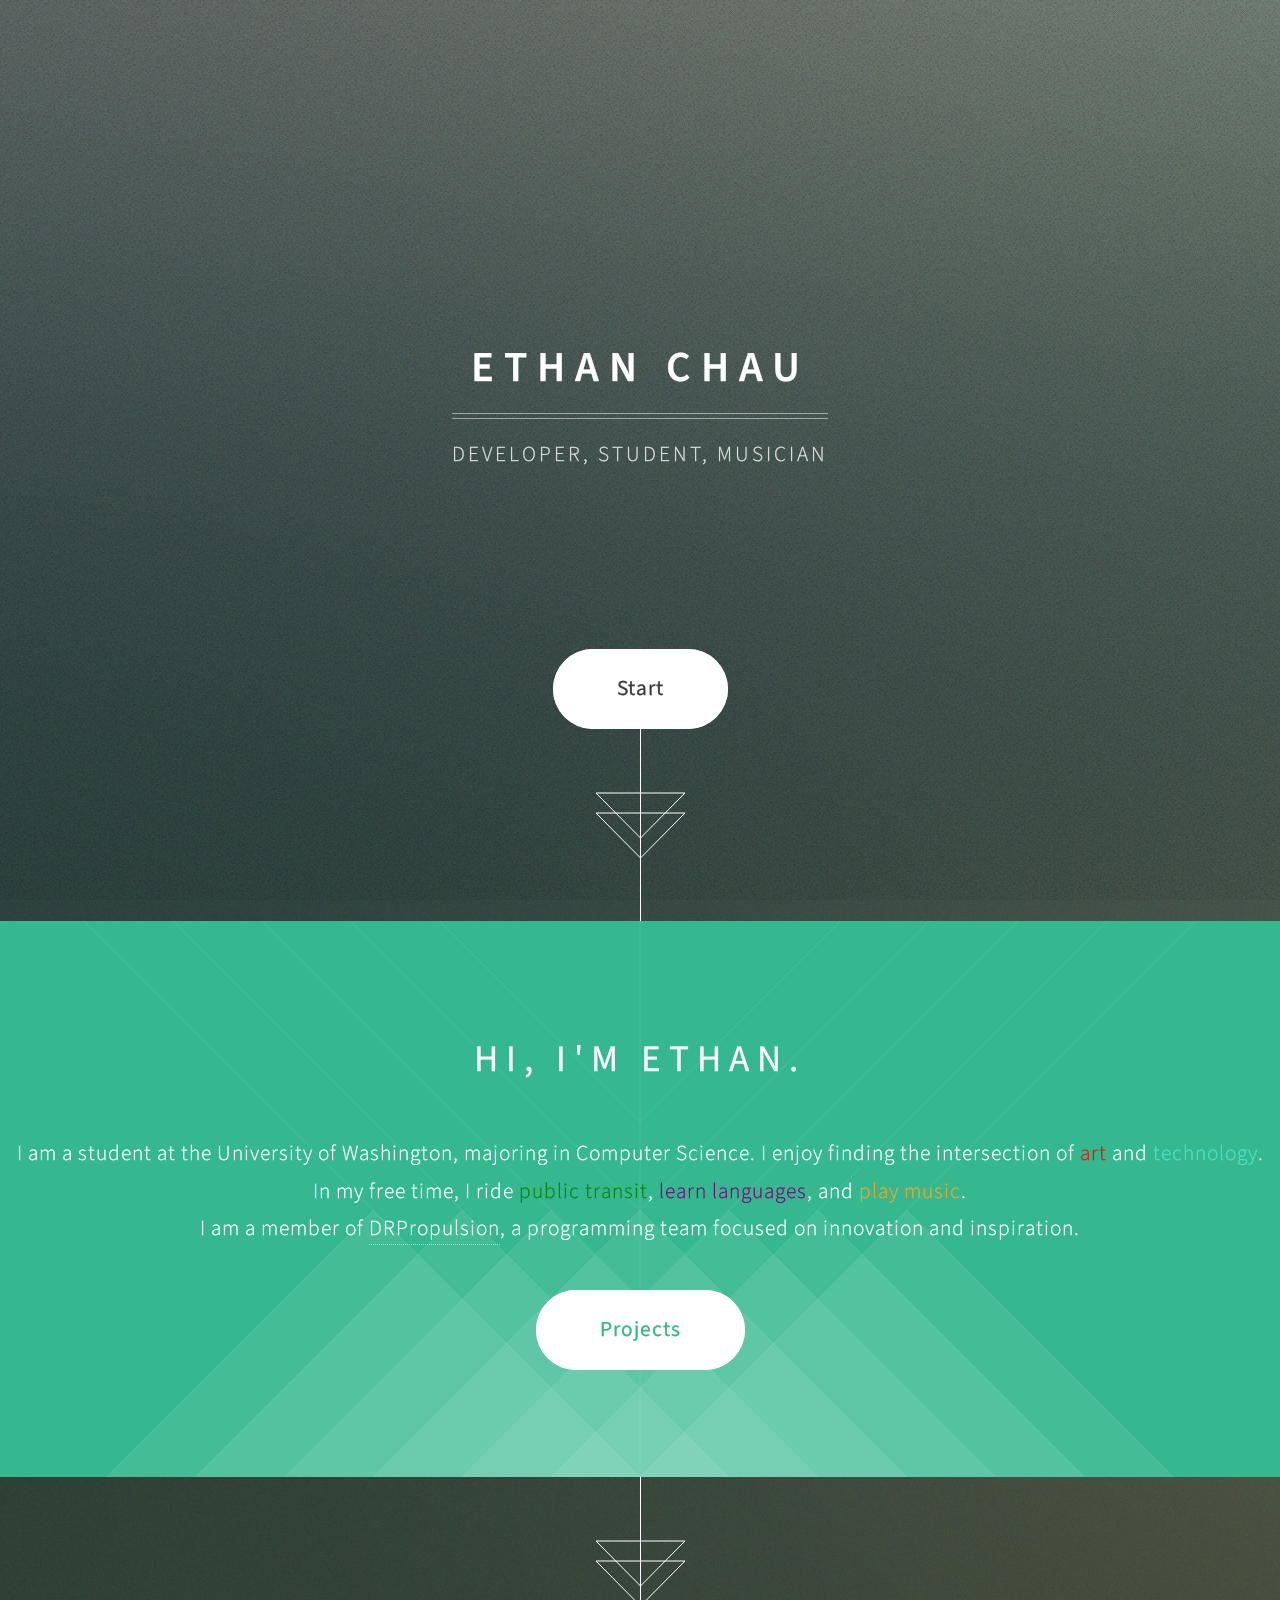
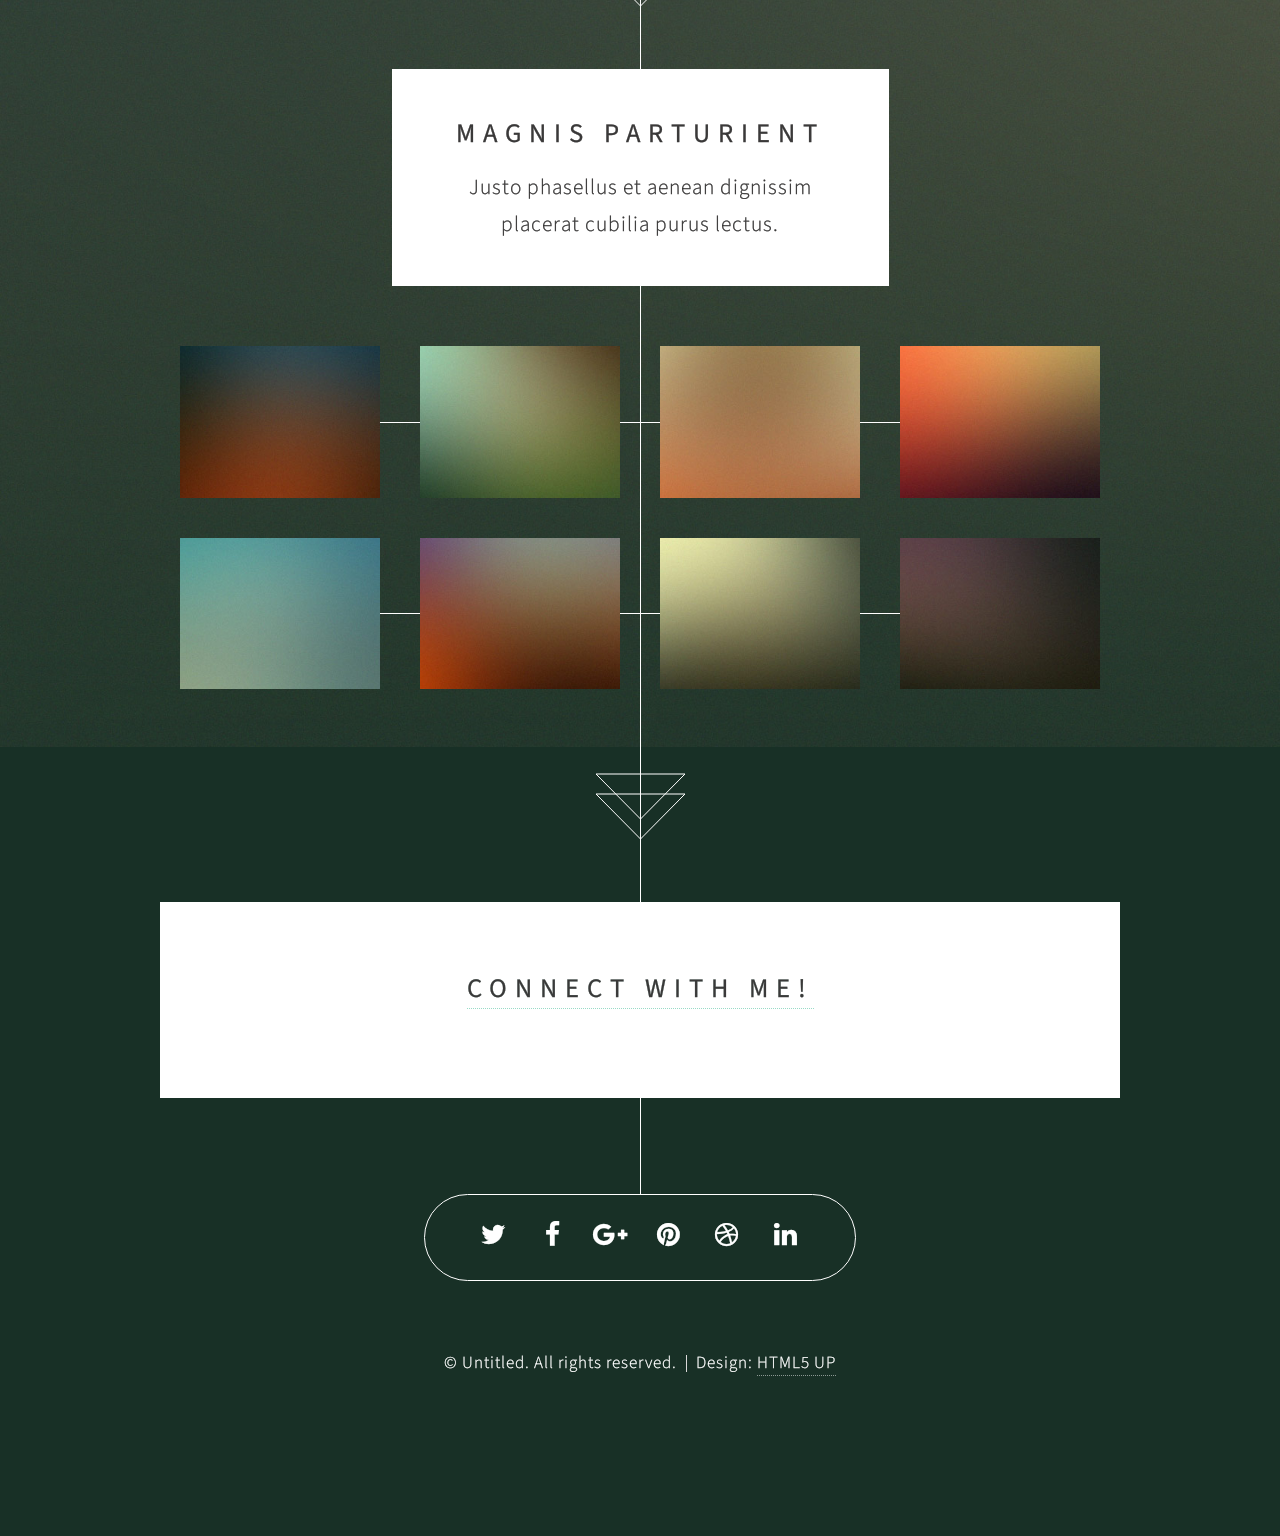
<file: beta/index.html>
<!DOCTYPE HTML>
<!--
	Overflow by HTML5 UP
	html5up.net | @n33co
	Free for personal and commercial use under the CCA 3.0 license (html5up.net/license)
-->
<html>
	<head>
		<title>Ethan Chau</title>
		<meta charset="utf-8" />
		<meta name="viewport" content="width=device-width, initial-scale=1" />
		<!--[if lte IE 8]><script src="assets/js/ie/html5shiv.js"></script><![endif]-->
		<link rel="stylesheet" href="assets/css/main.css" />
		<!--[if lte IE 8]><link rel="stylesheet" href="assets/css/ie8.css" /><![endif]-->
		
	</head>
	<body>

		<!-- Header -->
			<section id="header">
				<header>
					<h1>Ethan Chau</h1>
					<p>Developer, Student, Musician</p>
				</header>
				<footer>
					<a href="#banner" class="button style2 scrolly-middle">Start</a>
				</footer>
			</section>

		<!-- Banner -->
			<section id="banner">
				<header>
					<h2>Hi, I'm Ethan.</h2>
				</header>
				<p>I am a student at the University of Washington, majoring in Computer Science.  I enjoy finding the intersection of <span style="color:red">art</span> and <span style="color:#49E0C4">technology</span>.</p>
				<p>In my free time, I ride <span style="color:green">public transit</span>, <span style="color:#770077">learn languages</span>, and <span style="color:#EAA520">play music</span>.</p>
				<p>I am a member of <a href="http://drpropulsion.github.io/">DRPropulsion</a>, a programming team focused on innovation and inspiration.</p>
				<footer>
					<a href="#first" class="button style2 scrolly">Projects</a>
				</footer>
			</section>


		<!-- Portfolio -->
			<article id="first" class="container box style2">
				<header>
					<h2>Magnis parturient</h2>
					<p>Justo phasellus et aenean dignissim<br />
					placerat cubilia purus lectus.</p>
				</header>
				<div class="inner gallery">
					<div class="row 0%">
						<div class="3u 12u(mobile)"><a href="images/fulls/01.jpg" class="image fit"><img src="images/thumbs/01.jpg" alt="" title="Ad infinitum" /></a></div>
						<div class="3u 12u(mobile)"><a href="images/fulls/02.jpg" class="image fit"><img src="images/thumbs/02.jpg" alt="" title="Dressed in Clarity" /></a></div>
						<div class="3u 12u(mobile)"><a href="images/fulls/03.jpg" class="image fit"><img src="images/thumbs/03.jpg" alt="" title="Raven" /></a></div>
						<div class="3u 12u(mobile)"><a href="images/fulls/04.jpg" class="image fit"><img src="images/thumbs/04.jpg" alt="" title="I'll have a cup of Disneyland, please" /></a></div>
					</div>
					<div class="row 0%">
						<div class="3u 12u(mobile)"><a href="images/fulls/05.jpg" class="image fit"><img src="images/thumbs/05.jpg" alt="" title="Cherish" /></a></div>
						<div class="3u 12u(mobile)"><a href="images/fulls/06.jpg" class="image fit"><img src="images/thumbs/06.jpg" alt="" title="Different." /></a></div>
						<div class="3u 12u(mobile)"><a href="images/fulls/07.jpg" class="image fit"><img src="images/thumbs/07.jpg" alt="" title="History was made here" /></a></div>
						<div class="3u 12u(mobile)"><a href="images/fulls/08.jpg" class="image fit"><img src="images/thumbs/08.jpg" alt="" title="People come and go and walk away" /></a></div>
					</div>
				</div>
			</article>

		<!-- Contact -->
			<article class="container box style3">
				<header>
					<h2><a href="javascript:toggleDiv('contactForm');">Connect with me!</a></h2>
					
				</header>
				<form id="contactForm" style="display: none;" action="https://formspree.io/ethanchau1@live.com" method="POST">
					<div class="row 50%">
						<div class="6u 12u$(mobile)"><input type="text" class="text" name="name" placeholder="Name" /></div>
						<div class="6u$ 12u$(mobile)"><input type="email" class="text" name="_replyto" placeholder="Email" /></div>
						<div class="12u$"><input type="text" class="text" name="_subject" placeholder="Subject" /></div>
						<input type="text" name="_gotcha" style="display:none" />
						<div class="12u$">
							<textarea name="message" placeholder="Message"></textarea>
						</div>
						<div class="12u$">
							<ul class="actions">
								<li><input type="submit" value="Send Message" /></li>
							</ul>
						</div>
						<input type="hidden" name="_next" value="../resume-thanks.html" />
					</div>
				</form>
			</article>

		<!-- Generic -->
		<!--
			<article class="container box style3">
				<header>
					<h2>Generic Box</h2>
					<p>Just a generic box. Nothing to see here.</p>
				</header>
				<section>
					<header>
						<h3>Paragraph</h3>
						<p>This is a subtitle</p>
					</header>
					<p>Phasellus nisl nisl, varius id <sup>porttitor sed pellentesque</sup> ac orci. Pellentesque
					habitant <strong>strong</strong> tristique <b>bold</b> et netus <i>italic</i> malesuada <em>emphasized</em> ac turpis egestas. Morbi
					leo suscipit ut. Praesent <sub>id turpis vitae</sub> turpis pretium ultricies. Vestibulum sit
					amet risus elit.</p>
				</section>
				<section>
					<header>
						<h3>Blockquote</h3>
					</header>
					<blockquote>Fringilla nisl. Donec accumsan interdum nisi, quis tincidunt felis sagittis eget.
					tempus euismod. Vestibulum ante ipsum primis in faucibus.</blockquote>
				</section>
				<section>
					<header>
						<h3>Divider</h3>
					</header>
					<p>Donec consectetur <a href="#">vestibulum dolor et pulvinar</a>. Etiam vel felis enim, at viverra
					ligula. Ut porttitor sagittis lorem, quis eleifend nisi ornare vel. Praesent nec orci
					facilisis leo magna. Cras sit amet urna eros, id egestas urna. Quisque aliquam
					tempus euismod. Vestibulum ante ipsum primis in faucibus orci luctus et ultrices
					posuere cubilia.</p>
					<hr />
					<p>Donec consectetur vestibulum dolor et pulvinar. Etiam vel felis enim, at viverra
					ligula. Ut porttitor sagittis lorem, quis eleifend nisi ornare vel. Praesent nec orci
					facilisis leo magna. Cras sit amet urna eros, id egestas urna. Quisque aliquam
					tempus euismod. Vestibulum ante ipsum primis in faucibus orci luctus et ultrices
					posuere cubilia.</p>
				</section>
				<section>
					<header>
						<h3>Unordered List</h3>
					</header>
					<ul class="default">
						<li>Donec consectetur vestibulum dolor et pulvinar. Etiam vel felis enim, at viverra ligula. Ut porttitor sagittis lorem, quis eleifend nisi ornare vel.</li>
						<li>Donec consectetur vestibulum dolor et pulvinar. Etiam vel felis enim, at viverra ligula. Ut porttitor sagittis lorem, quis eleifend nisi ornare vel.</li>
						<li>Donec consectetur vestibulum dolor et pulvinar. Etiam vel felis enim, at viverra ligula. Ut porttitor sagittis lorem, quis eleifend nisi ornare vel.</li>
						<li>Donec consectetur vestibulum dolor et pulvinar. Etiam vel felis enim, at viverra ligula. Ut porttitor sagittis lorem, quis eleifend nisi ornare vel.</li>
					</ul>
				</section>
				<section>
					<header>
						<h3>Ordered List</h3>
					</header>
					<ol class="default">
						<li>Donec consectetur vestibulum dolor et pulvinar. Etiam vel felis enim, at viverra ligula. Ut porttitor sagittis lorem, quis eleifend nisi ornare vel.</li>
						<li>Donec consectetur vestibulum dolor et pulvinar. Etiam vel felis enim, at viverra ligula. Ut porttitor sagittis lorem, quis eleifend nisi ornare vel.</li>
						<li>Donec consectetur vestibulum dolor et pulvinar. Etiam vel felis enim, at viverra ligula. Ut porttitor sagittis lorem, quis eleifend nisi ornare vel.</li>
						<li>Donec consectetur vestibulum dolor et pulvinar. Etiam vel felis enim, at viverra ligula. Ut porttitor sagittis lorem, quis eleifend nisi ornare vel.</li>
					</ol>
				</section>
				<section>
					<header>
						<h3>Table</h3>
					</header>
					<div class="table-wrapper">
						<table class="default">
							<thead>
								<tr>
									<th>ID</th>
									<th>Name</th>
									<th>Description</th>
									<th>Price</th>
								</tr>
							</thead>
							<tbody>
								<tr>
									<td>45815</td>
									<td>Something</td>
									<td>Ut porttitor sagittis lorem quis nisi ornare.</td>
									<td>29.99</td>
								</tr>
								<tr>
									<td>24524</td>
									<td>Nothing</td>
									<td>Ut porttitor sagittis lorem quis nisi ornare.</td>
									<td>19.99</td>
								</tr>
								<tr>
									<td>45815</td>
									<td>Something</td>
									<td>Ut porttitor sagittis lorem quis nisi ornare.</td>
									<td>29.99</td>
								</tr>
								<tr>
									<td>24524</td>
									<td>Nothing</td>
									<td>Ut porttitor sagittis lorem quis nisi ornare.</td>
									<td>19.99</td>
								</tr>
							</tbody>
							<tfoot>
								<tr>
									<td colspan="3"></td>
									<td>100.00</td>
								</tr>
							</tfoot>
						</table>
					</div>
				</section>
				<section>
					<header>
						<h3>Form</h3>
					</header>
					<form method="post" action="#">
						<div class="row">
							<div class="6u">
								<input class="text" type="text" name="name" id="name" value="" placeholder="John Doe" />
							</div>
							<div class="6u">
								<input class="text" type="text" name="email" id="email" value="" placeholder="johndoe@domain.tld" />
							</div>
						</div>
						<div class="row">
							<div class="12u">
								<select name="department" id="department">
									<option value="">Choose a department</option>
									<option value="1">Manufacturing</option>
									<option value="2">Administration</option>
									<option value="3">Support</option>
								</select>
							</div>
						</div>
						<div class="row">
							<div class="12u">
								<input class="text" type="text" name="subject" id="subject" value="" placeholder="Enter your subject" />
							</div>
						</div>
						<div class="row">
							<div class="12u">
								<textarea name="message" id="message" placeholder="Enter your message"></textarea>
							</div>
						</div>
						<div class="row">
							<div class="12u">
								<ul class="actions">
									<li><input type="submit" value="Submit" /></li>
									<li><input type="reset" class="style3" value="Clear Form" /></li>
								</ul>
							</div>
						</div>
					</form>
				</section>
			</article>
		-->

		<section id="footer">
			<ul class="icons">
				<li><a href="#" class="icon fa-twitter"><span class="label">Twitter</span></a></li>
				<li><a href="#" class="icon fa-facebook"><span class="label">Facebook</span></a></li>
				<li><a href="#" class="icon fa-google-plus"><span class="label">Google+</span></a></li>
				<li><a href="#" class="icon fa-pinterest"><span class="label">Pinterest</span></a></li>
				<li><a href="#" class="icon fa-dribbble"><span class="label">Dribbble</span></a></li>
				<li><a href="#" class="icon fa-linkedin"><span class="label">LinkedIn</span></a></li>
			</ul>
			<div class="copyright">
				<ul class="menu">
					<li>&copy; Untitled. All rights reserved.</li><li>Design: <a href="http://html5up.net">HTML5 UP</a></li>
				</ul>
			</div>
		</section>

		<!-- Scripts -->
			<script src="assets/js/jquery.min.js"></script>
			<script src="assets/js/jquery.scrolly.min.js"></script>
			<script src="assets/js/jquery.poptrox.min.js"></script>
			<script src="assets/js/skel.min.js"></script>
			<script src="assets/js/util.js"></script>
			<!--[if lte IE 8]><script src="assets/js/ie/respond.min.js"></script><![endif]-->
			<script src="assets/js/main.js"></script>
			<script type="text/javascript">
			function toggleDiv(divId) {
				$("#"+divId).toggle();
			}
			</script>


	</body>
</html>
</file>
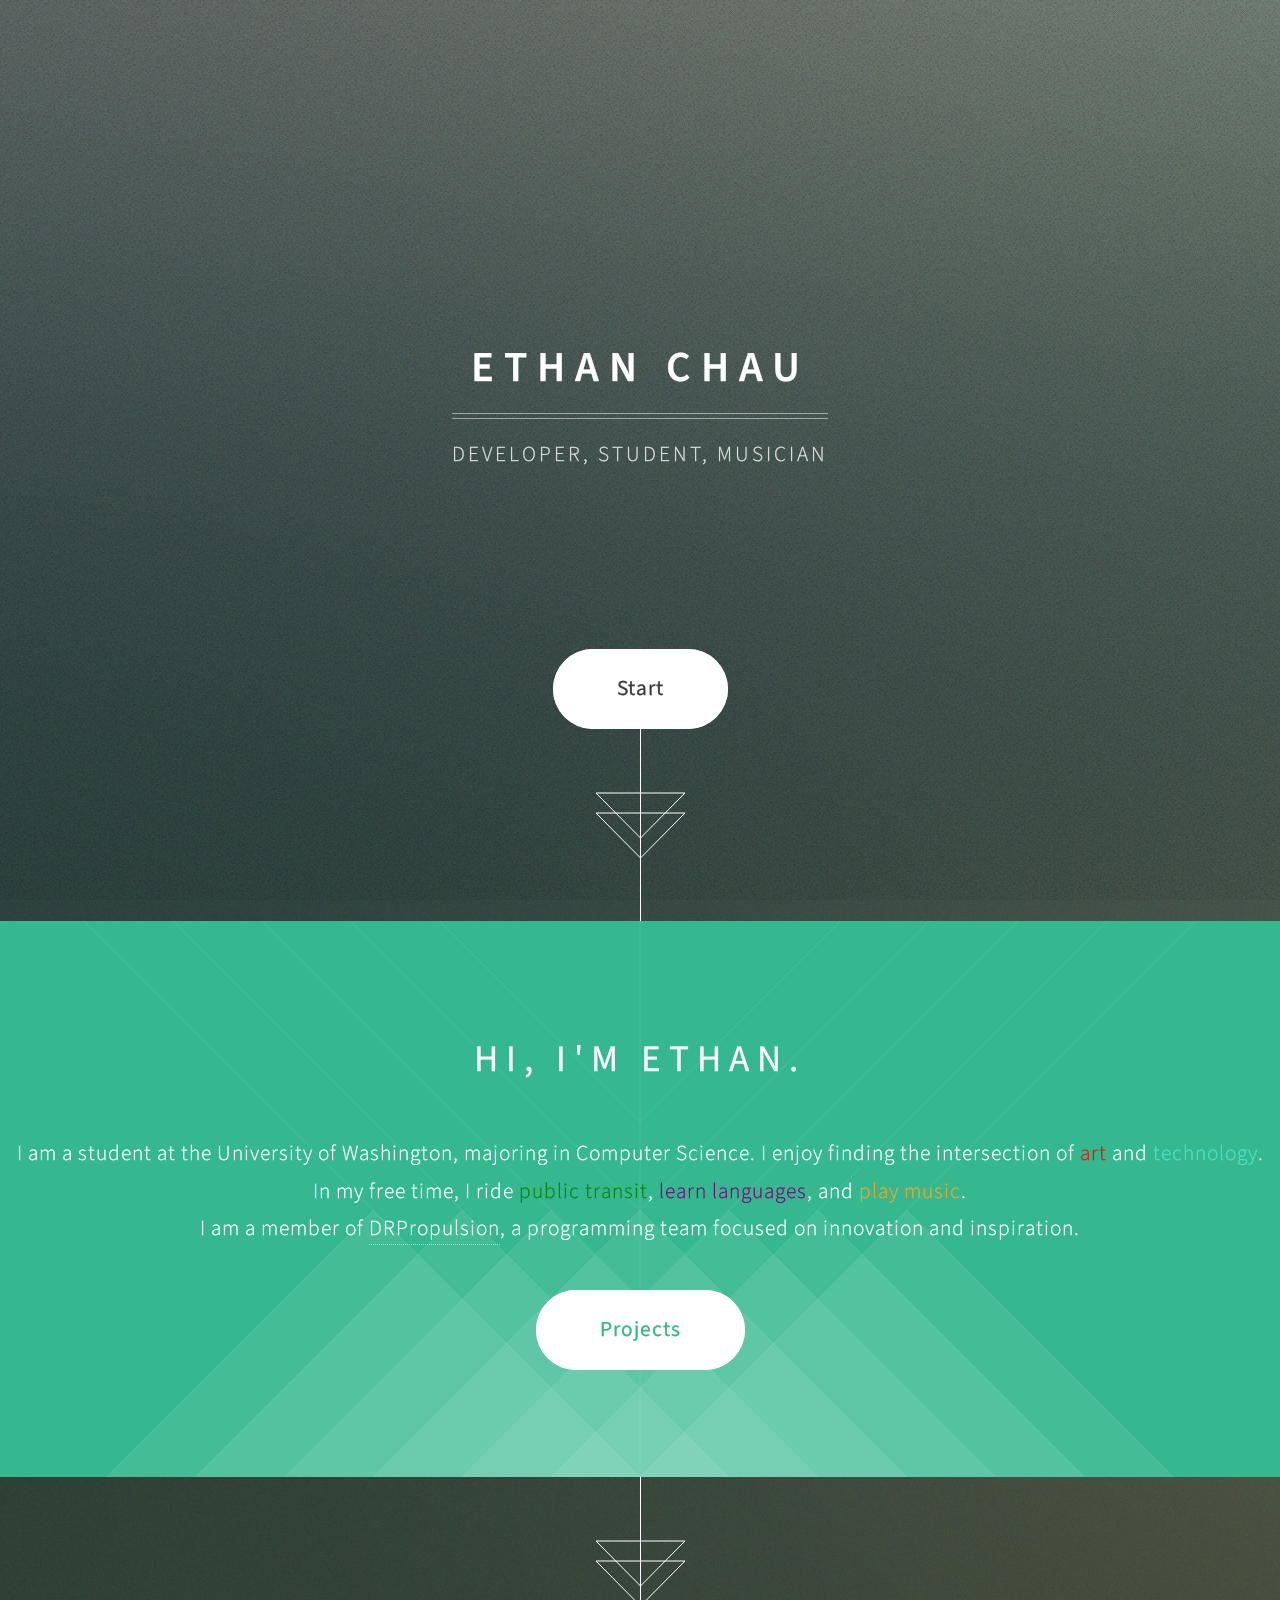
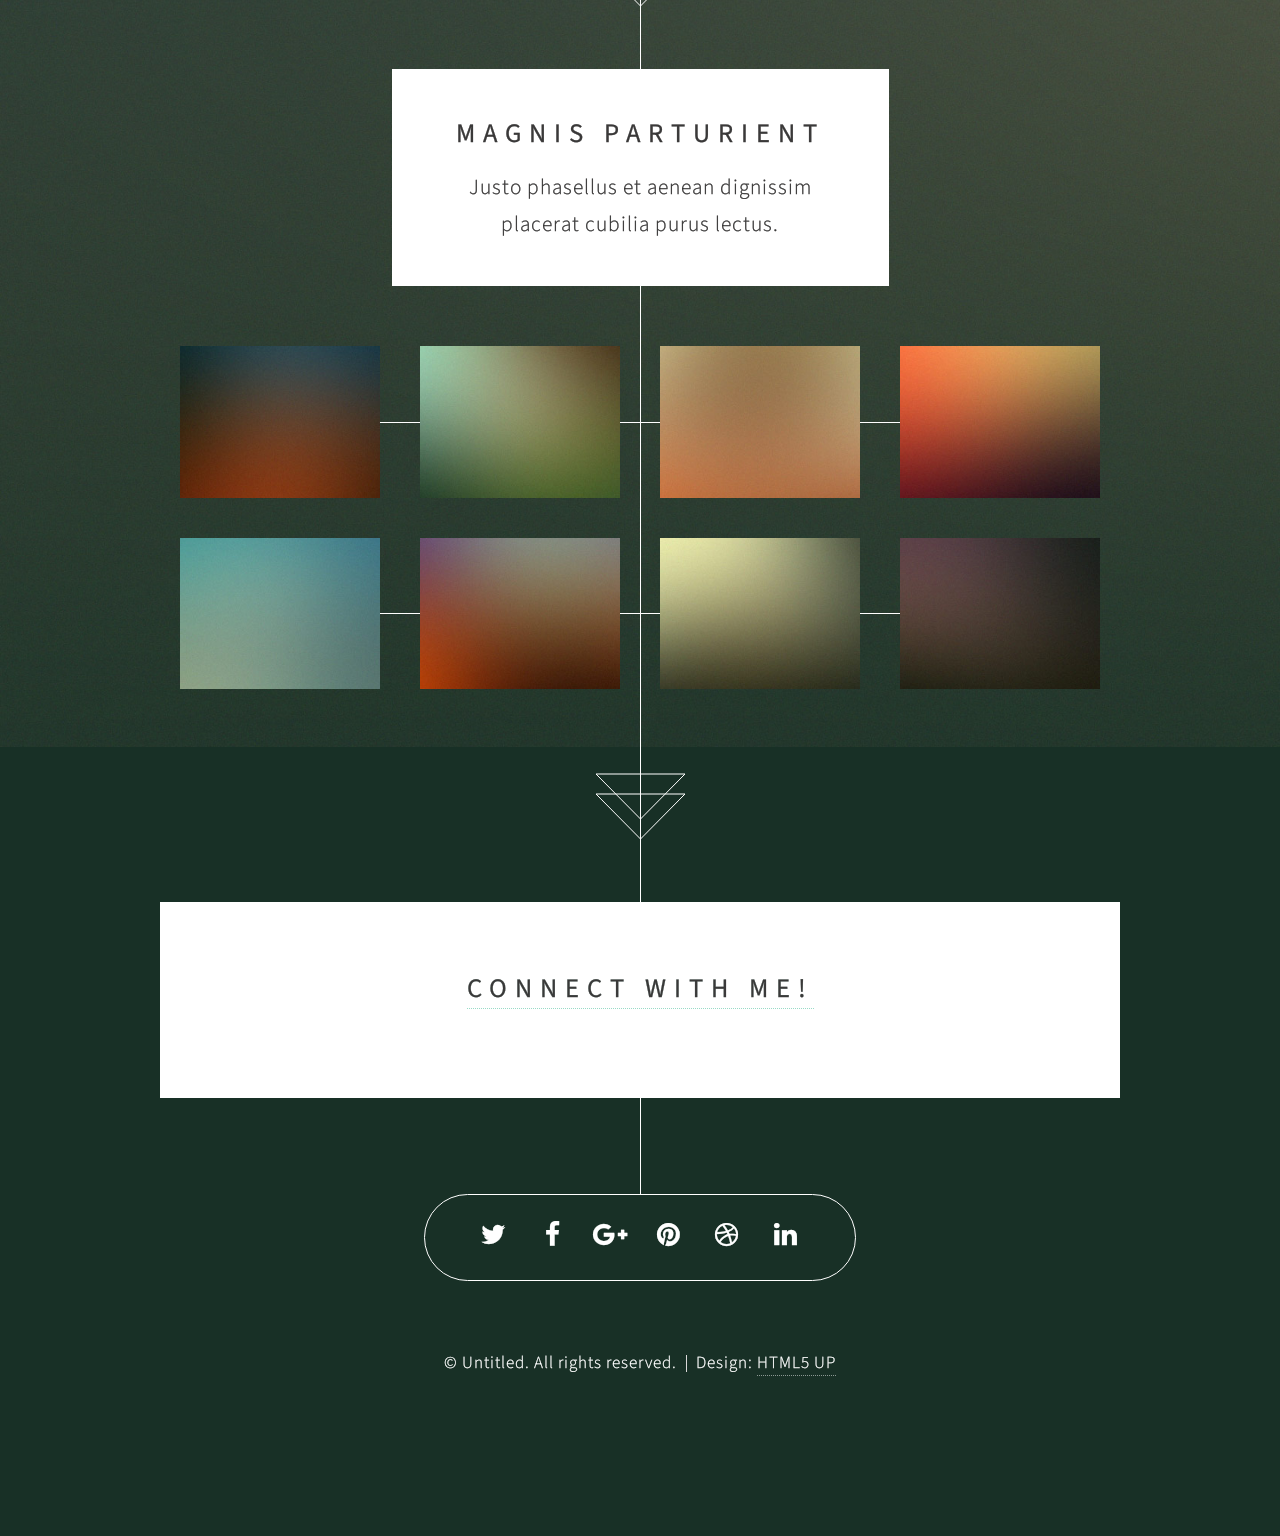
<file: oldbeta/index.html>
<!DOCTYPE HTML>
<!--
	Overflow by HTML5 UP
	html5up.net | @n33co
	Free for personal and commercial use under the CCA 3.0 license (html5up.net/license)
-->
<html>
	<head>
		<title>Ethan Chau</title>
		<meta charset="utf-8" />
		<meta name="viewport" content="width=device-width, initial-scale=1" />
		<!--[if lte IE 8]><script src="assets/js/ie/html5shiv.js"></script><![endif]-->
		<link rel="stylesheet" href="assets/css/main.css" />
		<!--[if lte IE 8]><link rel="stylesheet" href="assets/css/ie8.css" /><![endif]-->
		
	</head>
	<body>

		<!-- Header -->
			<section id="header">
				<header>
					<h1>Ethan Chau</h1>
					<p>Developer, Student, Musician</p>
				</header>
				<footer>
					<a href="#banner" class="button style2 scrolly-middle">Start</a>
				</footer>
			</section>

		<!-- Banner -->
			<section id="banner">
				<header>
					<h2>Hi, I'm Ethan.</h2>
				</header>
				<p>I am a student at the University of Washington, majoring in Computer Science.  I enjoy finding the intersection of <span style="color:red">art</span> and <span style="color:#49E0C4">technology</span>.</p>
				<p>In my free time, I ride <span style="color:green">public transit</span>, <span style="color:#770077">learn languages</span>, and <span style="color:#EAA520">play music</span>.</p>
				<p>I am a member of <a href="http://drpropulsion.github.io/">DRPropulsion</a>, a programming team focused on innovation and inspiration.</p>
				<footer>
					<a href="#first" class="button style2 scrolly">Projects</a>
				</footer>
			</section>


		<!-- Portfolio -->
			<article id="first" class="container box style2">
				<header>
					<h2>Magnis parturient</h2>
					<p>Justo phasellus et aenean dignissim<br />
					placerat cubilia purus lectus.</p>
				</header>
				<div class="inner gallery">
					<div class="row 0%">
						<div class="3u 12u(mobile)"><a href="images/fulls/01.jpg" class="image fit"><img src="images/thumbs/01.jpg" alt="" title="Ad infinitum" /></a></div>
						<div class="3u 12u(mobile)"><a href="images/fulls/02.jpg" class="image fit"><img src="images/thumbs/02.jpg" alt="" title="Dressed in Clarity" /></a></div>
						<div class="3u 12u(mobile)"><a href="images/fulls/03.jpg" class="image fit"><img src="images/thumbs/03.jpg" alt="" title="Raven" /></a></div>
						<div class="3u 12u(mobile)"><a href="images/fulls/04.jpg" class="image fit"><img src="images/thumbs/04.jpg" alt="" title="I'll have a cup of Disneyland, please" /></a></div>
					</div>
					<div class="row 0%">
						<div class="3u 12u(mobile)"><a href="images/fulls/05.jpg" class="image fit"><img src="images/thumbs/05.jpg" alt="" title="Cherish" /></a></div>
						<div class="3u 12u(mobile)"><a href="images/fulls/06.jpg" class="image fit"><img src="images/thumbs/06.jpg" alt="" title="Different." /></a></div>
						<div class="3u 12u(mobile)"><a href="images/fulls/07.jpg" class="image fit"><img src="images/thumbs/07.jpg" alt="" title="History was made here" /></a></div>
						<div class="3u 12u(mobile)"><a href="images/fulls/08.jpg" class="image fit"><img src="images/thumbs/08.jpg" alt="" title="People come and go and walk away" /></a></div>
					</div>
				</div>
			</article>

		<!-- Contact -->
			<article class="container box style3">
				<header>
					<h2><a href="javascript:toggleDiv('contactForm');">Connect with me!</a></h2>
					
				</header>
				<form id="contactForm" style="display: none;" action="https://formspree.io/ethanchau1@live.com" method="POST">
					<div class="row 50%">
						<div class="6u 12u$(mobile)"><input type="text" class="text" name="name" placeholder="Name" /></div>
						<div class="6u$ 12u$(mobile)"><input type="email" class="text" name="_replyto" placeholder="Email" /></div>
						<div class="12u$"><input type="text" class="text" name="_subject" placeholder="Subject" /></div>
						<input type="text" name="_gotcha" style="display:none" />
						<div class="12u$">
							<textarea name="message" placeholder="Message"></textarea>
						</div>
						<div class="12u$">
							<ul class="actions">
								<li><input type="submit" value="Send Message" /></li>
							</ul>
						</div>
						<input type="hidden" name="_next" value="../resume-thanks.html" />
					</div>
				</form>
			</article>

		<!-- Generic -->
		<!--
			<article class="container box style3">
				<header>
					<h2>Generic Box</h2>
					<p>Just a generic box. Nothing to see here.</p>
				</header>
				<section>
					<header>
						<h3>Paragraph</h3>
						<p>This is a subtitle</p>
					</header>
					<p>Phasellus nisl nisl, varius id <sup>porttitor sed pellentesque</sup> ac orci. Pellentesque
					habitant <strong>strong</strong> tristique <b>bold</b> et netus <i>italic</i> malesuada <em>emphasized</em> ac turpis egestas. Morbi
					leo suscipit ut. Praesent <sub>id turpis vitae</sub> turpis pretium ultricies. Vestibulum sit
					amet risus elit.</p>
				</section>
				<section>
					<header>
						<h3>Blockquote</h3>
					</header>
					<blockquote>Fringilla nisl. Donec accumsan interdum nisi, quis tincidunt felis sagittis eget.
					tempus euismod. Vestibulum ante ipsum primis in faucibus.</blockquote>
				</section>
				<section>
					<header>
						<h3>Divider</h3>
					</header>
					<p>Donec consectetur <a href="#">vestibulum dolor et pulvinar</a>. Etiam vel felis enim, at viverra
					ligula. Ut porttitor sagittis lorem, quis eleifend nisi ornare vel. Praesent nec orci
					facilisis leo magna. Cras sit amet urna eros, id egestas urna. Quisque aliquam
					tempus euismod. Vestibulum ante ipsum primis in faucibus orci luctus et ultrices
					posuere cubilia.</p>
					<hr />
					<p>Donec consectetur vestibulum dolor et pulvinar. Etiam vel felis enim, at viverra
					ligula. Ut porttitor sagittis lorem, quis eleifend nisi ornare vel. Praesent nec orci
					facilisis leo magna. Cras sit amet urna eros, id egestas urna. Quisque aliquam
					tempus euismod. Vestibulum ante ipsum primis in faucibus orci luctus et ultrices
					posuere cubilia.</p>
				</section>
				<section>
					<header>
						<h3>Unordered List</h3>
					</header>
					<ul class="default">
						<li>Donec consectetur vestibulum dolor et pulvinar. Etiam vel felis enim, at viverra ligula. Ut porttitor sagittis lorem, quis eleifend nisi ornare vel.</li>
						<li>Donec consectetur vestibulum dolor et pulvinar. Etiam vel felis enim, at viverra ligula. Ut porttitor sagittis lorem, quis eleifend nisi ornare vel.</li>
						<li>Donec consectetur vestibulum dolor et pulvinar. Etiam vel felis enim, at viverra ligula. Ut porttitor sagittis lorem, quis eleifend nisi ornare vel.</li>
						<li>Donec consectetur vestibulum dolor et pulvinar. Etiam vel felis enim, at viverra ligula. Ut porttitor sagittis lorem, quis eleifend nisi ornare vel.</li>
					</ul>
				</section>
				<section>
					<header>
						<h3>Ordered List</h3>
					</header>
					<ol class="default">
						<li>Donec consectetur vestibulum dolor et pulvinar. Etiam vel felis enim, at viverra ligula. Ut porttitor sagittis lorem, quis eleifend nisi ornare vel.</li>
						<li>Donec consectetur vestibulum dolor et pulvinar. Etiam vel felis enim, at viverra ligula. Ut porttitor sagittis lorem, quis eleifend nisi ornare vel.</li>
						<li>Donec consectetur vestibulum dolor et pulvinar. Etiam vel felis enim, at viverra ligula. Ut porttitor sagittis lorem, quis eleifend nisi ornare vel.</li>
						<li>Donec consectetur vestibulum dolor et pulvinar. Etiam vel felis enim, at viverra ligula. Ut porttitor sagittis lorem, quis eleifend nisi ornare vel.</li>
					</ol>
				</section>
				<section>
					<header>
						<h3>Table</h3>
					</header>
					<div class="table-wrapper">
						<table class="default">
							<thead>
								<tr>
									<th>ID</th>
									<th>Name</th>
									<th>Description</th>
									<th>Price</th>
								</tr>
							</thead>
							<tbody>
								<tr>
									<td>45815</td>
									<td>Something</td>
									<td>Ut porttitor sagittis lorem quis nisi ornare.</td>
									<td>29.99</td>
								</tr>
								<tr>
									<td>24524</td>
									<td>Nothing</td>
									<td>Ut porttitor sagittis lorem quis nisi ornare.</td>
									<td>19.99</td>
								</tr>
								<tr>
									<td>45815</td>
									<td>Something</td>
									<td>Ut porttitor sagittis lorem quis nisi ornare.</td>
									<td>29.99</td>
								</tr>
								<tr>
									<td>24524</td>
									<td>Nothing</td>
									<td>Ut porttitor sagittis lorem quis nisi ornare.</td>
									<td>19.99</td>
								</tr>
							</tbody>
							<tfoot>
								<tr>
									<td colspan="3"></td>
									<td>100.00</td>
								</tr>
							</tfoot>
						</table>
					</div>
				</section>
				<section>
					<header>
						<h3>Form</h3>
					</header>
					<form method="post" action="#">
						<div class="row">
							<div class="6u">
								<input class="text" type="text" name="name" id="name" value="" placeholder="John Doe" />
							</div>
							<div class="6u">
								<input class="text" type="text" name="email" id="email" value="" placeholder="johndoe@domain.tld" />
							</div>
						</div>
						<div class="row">
							<div class="12u">
								<select name="department" id="department">
									<option value="">Choose a department</option>
									<option value="1">Manufacturing</option>
									<option value="2">Administration</option>
									<option value="3">Support</option>
								</select>
							</div>
						</div>
						<div class="row">
							<div class="12u">
								<input class="text" type="text" name="subject" id="subject" value="" placeholder="Enter your subject" />
							</div>
						</div>
						<div class="row">
							<div class="12u">
								<textarea name="message" id="message" placeholder="Enter your message"></textarea>
							</div>
						</div>
						<div class="row">
							<div class="12u">
								<ul class="actions">
									<li><input type="submit" value="Submit" /></li>
									<li><input type="reset" class="style3" value="Clear Form" /></li>
								</ul>
							</div>
						</div>
					</form>
				</section>
			</article>
		-->

		<section id="footer">
			<ul class="icons">
				<li><a href="#" class="icon fa-twitter"><span class="label">Twitter</span></a></li>
				<li><a href="#" class="icon fa-facebook"><span class="label">Facebook</span></a></li>
				<li><a href="#" class="icon fa-google-plus"><span class="label">Google+</span></a></li>
				<li><a href="#" class="icon fa-pinterest"><span class="label">Pinterest</span></a></li>
				<li><a href="#" class="icon fa-dribbble"><span class="label">Dribbble</span></a></li>
				<li><a href="#" class="icon fa-linkedin"><span class="label">LinkedIn</span></a></li>
			</ul>
			<div class="copyright">
				<ul class="menu">
					<li>&copy; Untitled. All rights reserved.</li><li>Design: <a href="http://html5up.net">HTML5 UP</a></li>
				</ul>
			</div>
		</section>

		<!-- Scripts -->
			<script src="assets/js/jquery.min.js"></script>
			<script src="assets/js/jquery.scrolly.min.js"></script>
			<script src="assets/js/jquery.poptrox.min.js"></script>
			<script src="assets/js/skel.min.js"></script>
			<script src="assets/js/util.js"></script>
			<!--[if lte IE 8]><script src="assets/js/ie/respond.min.js"></script><![endif]-->
			<script src="assets/js/main.js"></script>
			<script type="text/javascript">
			function toggleDiv(divId) {
				$("#"+divId).toggle();
			}
			</script>


	</body>
</html>
</file>
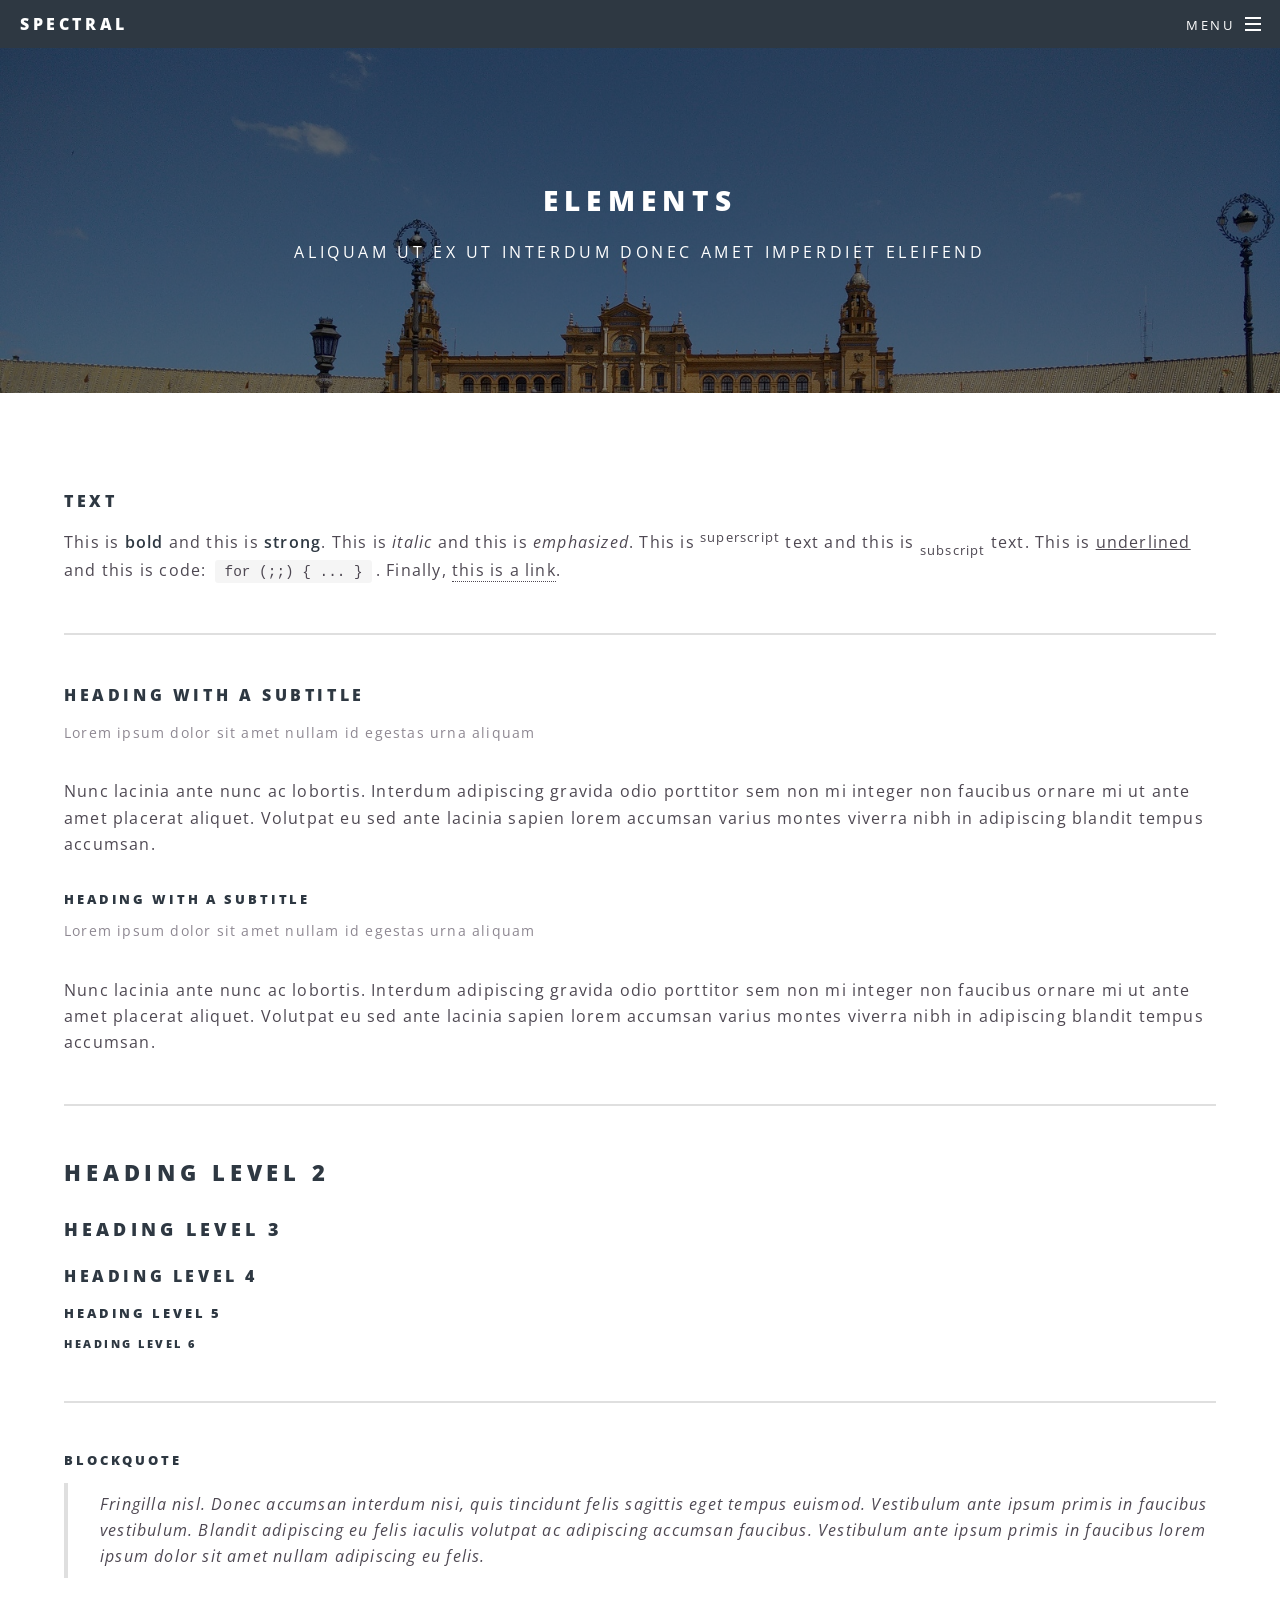
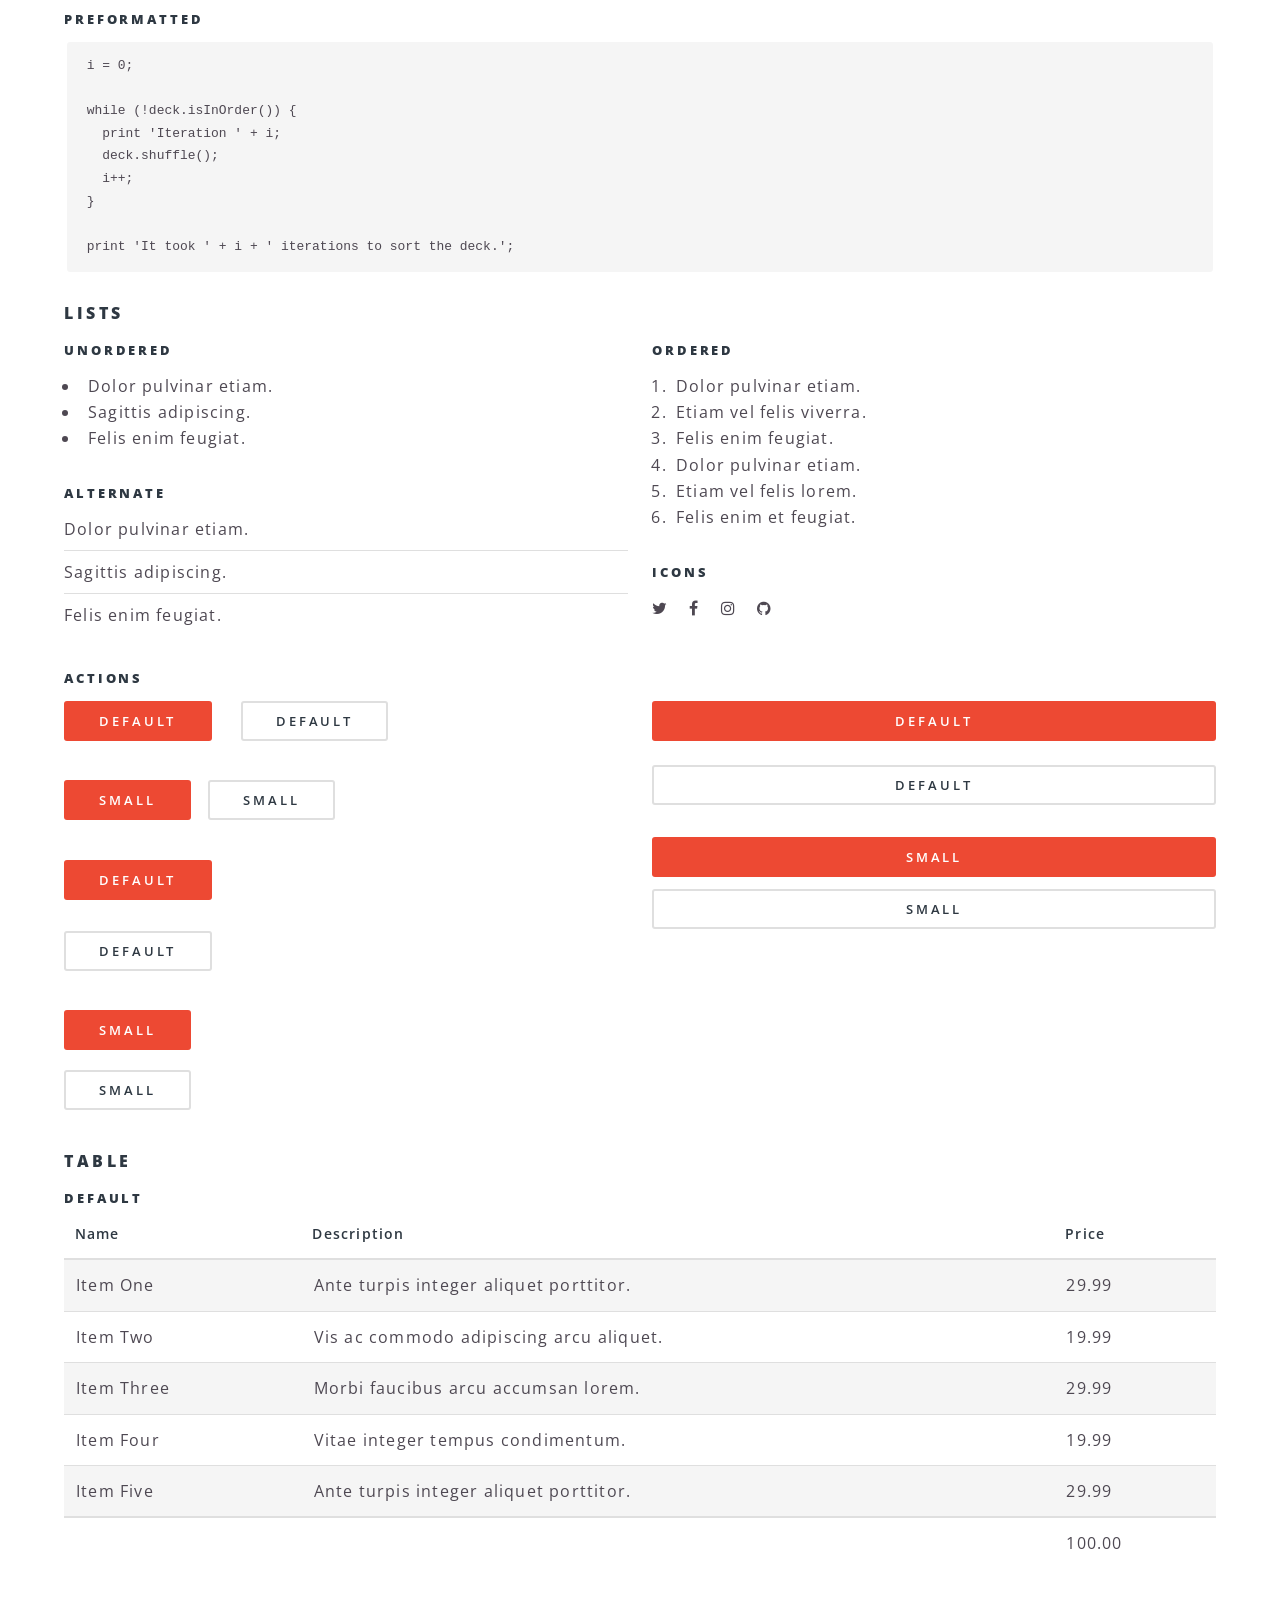
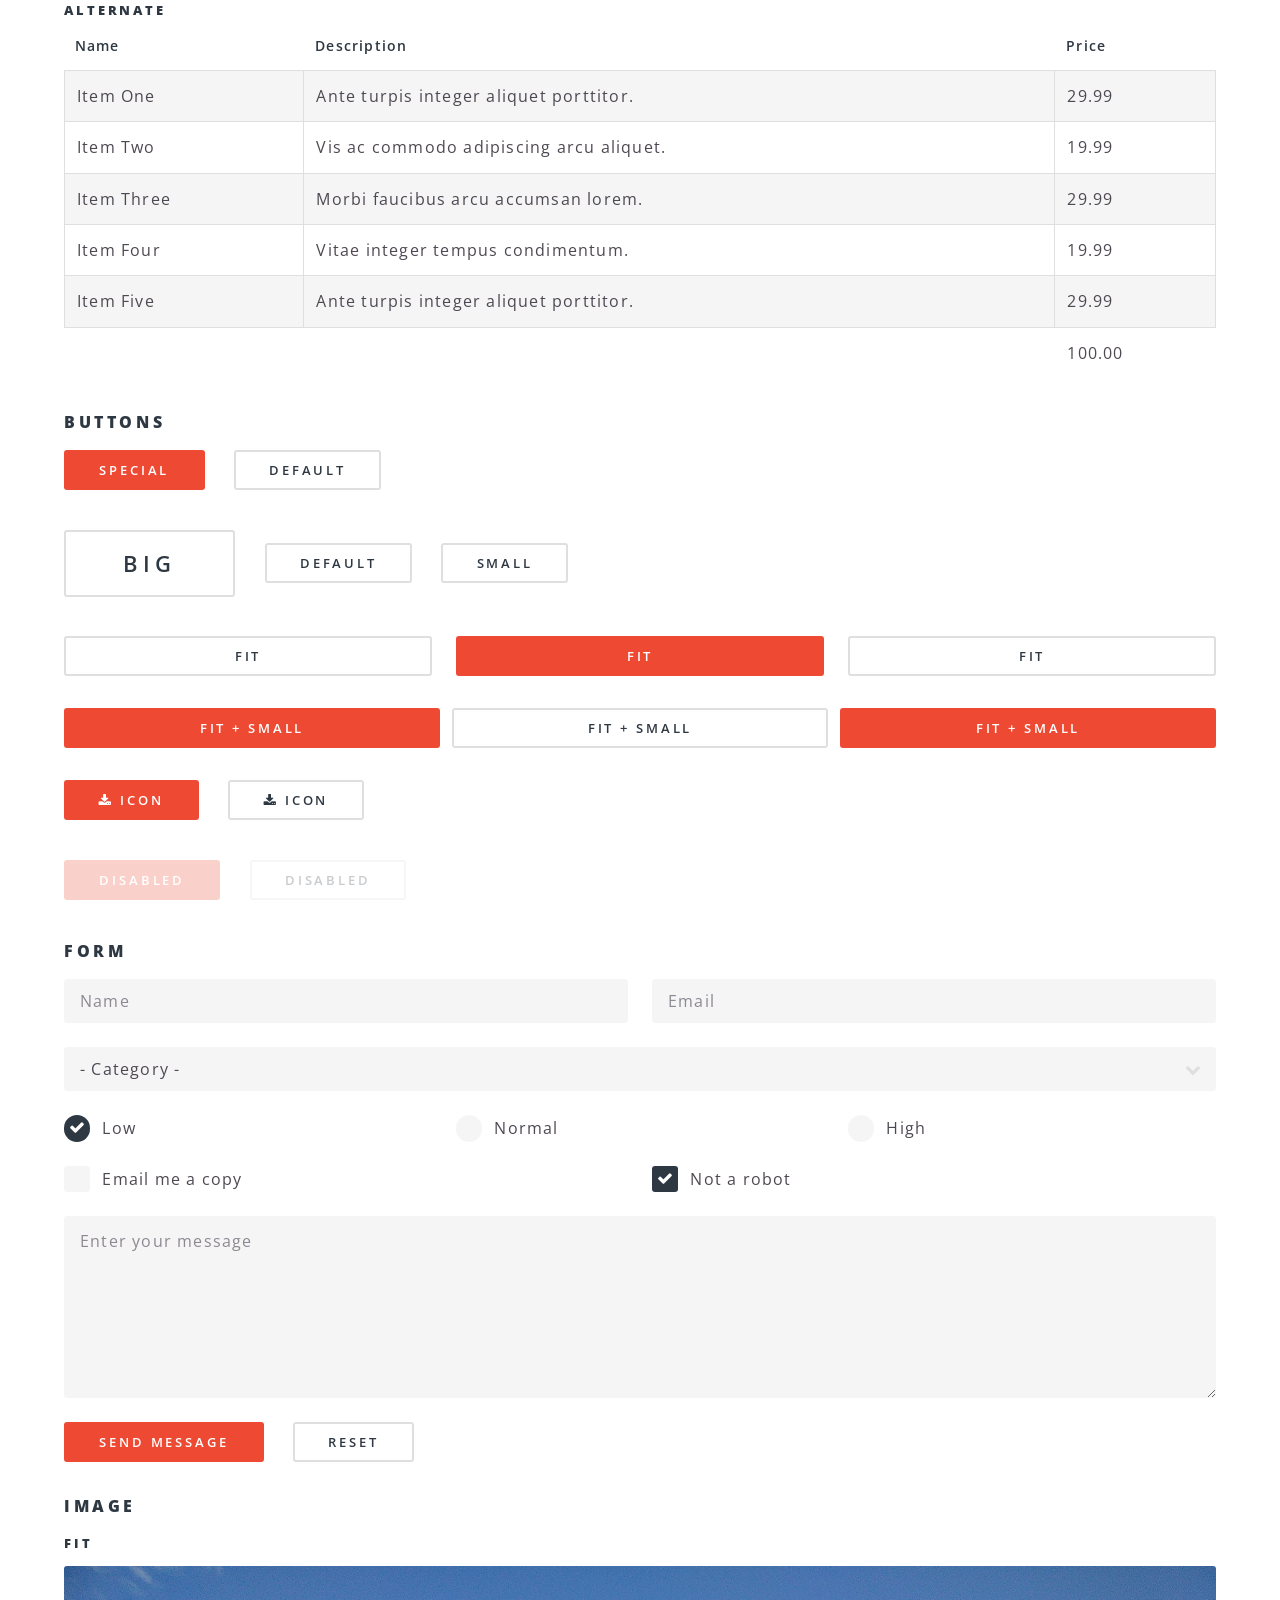
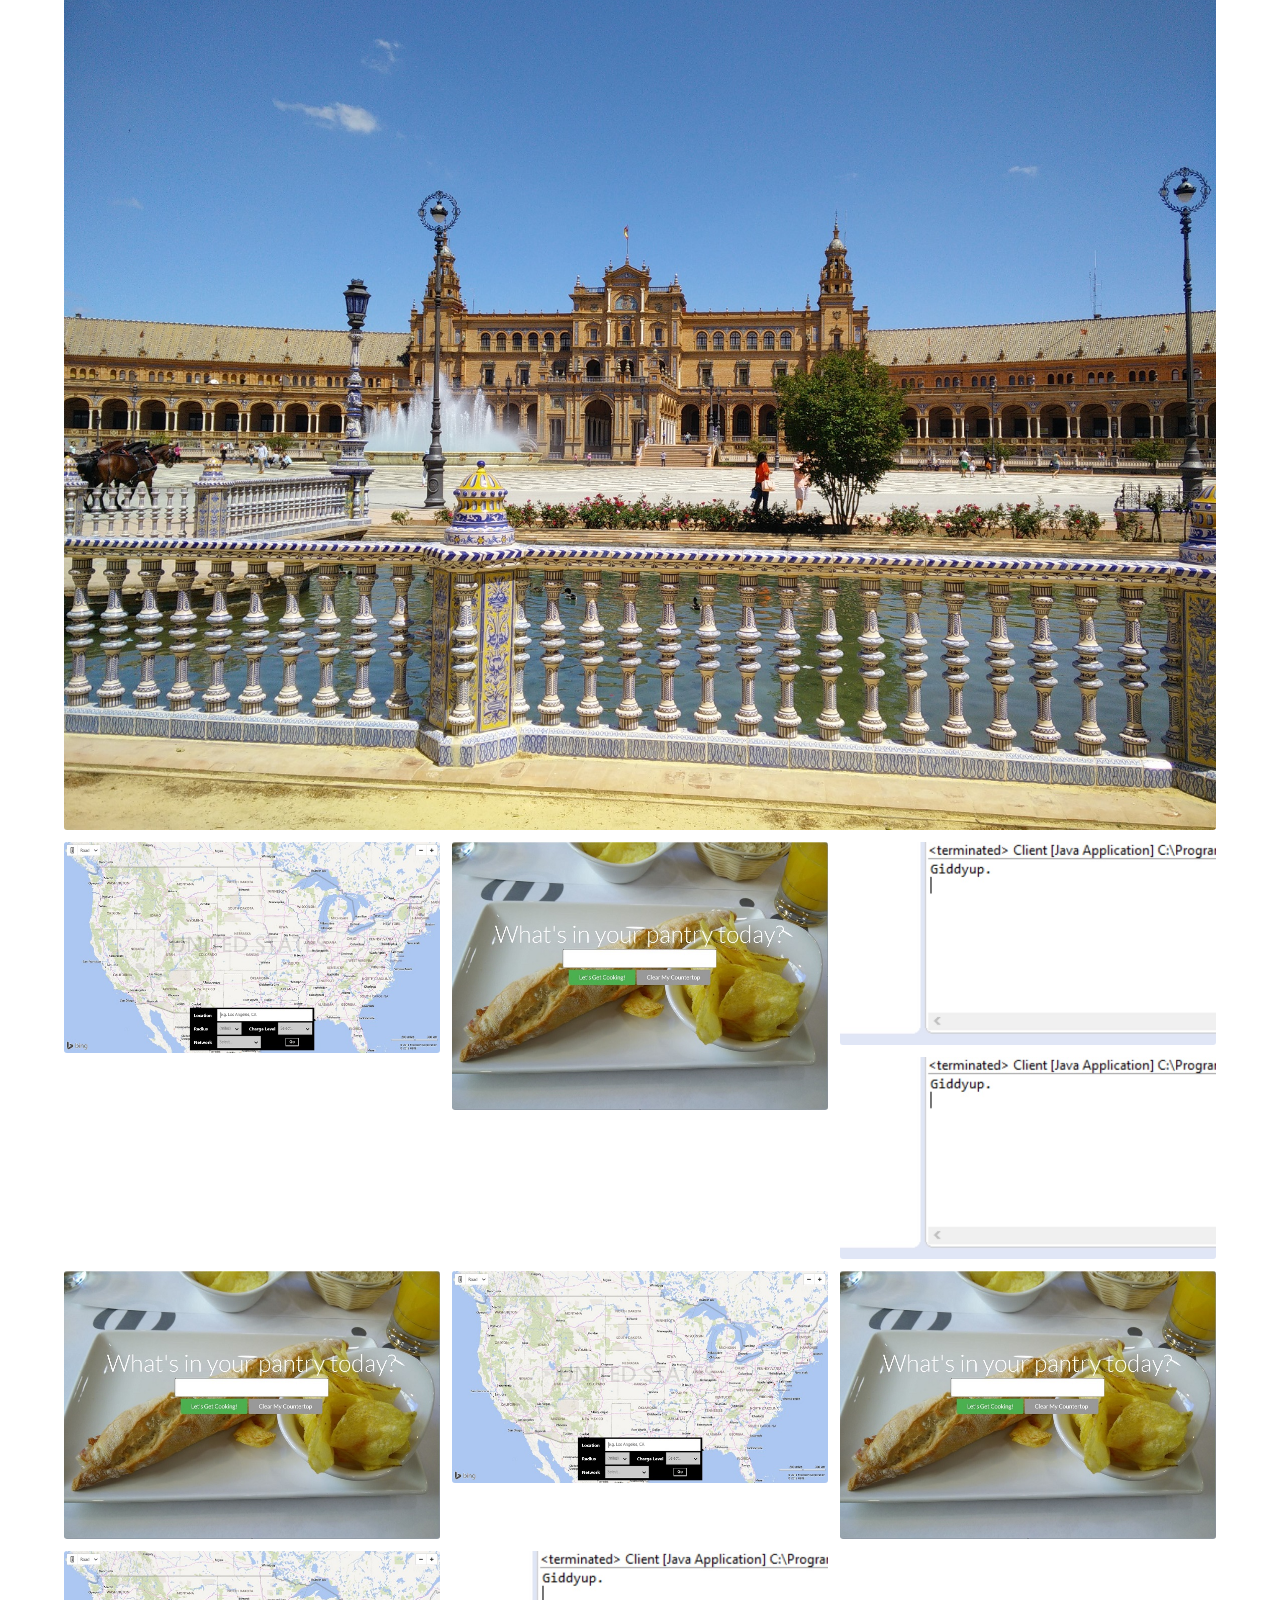
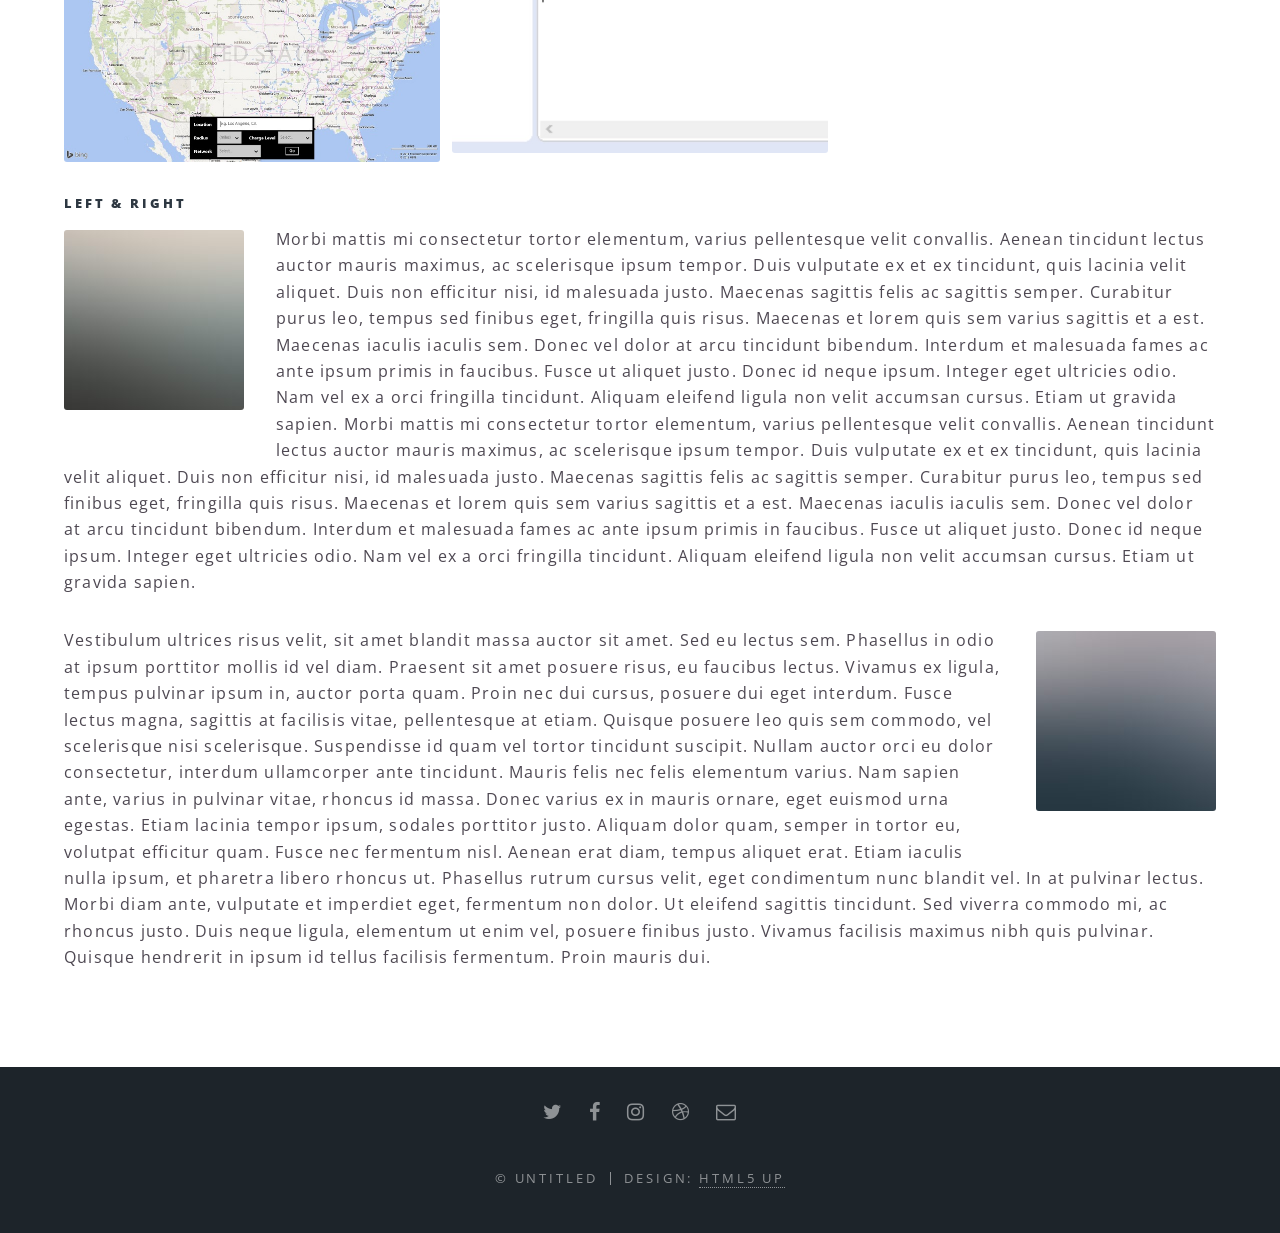
<file: elements.html>
<!DOCTYPE HTML>
<!--
	Spectral by HTML5 UP
	html5up.net | @ajlkn
	Free for personal and commercial use under the CCA 3.0 license (html5up.net/license)
-->
<html>
	<head>
		<title>Elements - Spectral by HTML5 UP</title>
		<meta charset="utf-8" />
		<meta name="viewport" content="width=device-width, initial-scale=1" />
		<!--[if lte IE 8]><script src="assets/js/ie/html5shiv.js"></script><![endif]-->
		<link rel="stylesheet" href="assets/css/main.css" />
		<!--[if lte IE 8]><link rel="stylesheet" href="assets/css/ie8.css" /><![endif]-->
		<!--[if lte IE 9]><link rel="stylesheet" href="assets/css/ie9.css" /><![endif]-->
	</head>
	<body>

		<!-- Page Wrapper -->
			<div id="page-wrapper">

				<!-- Header -->
					<header id="header">
						<h1><a href="index.html">Spectral</a></h1>
						<nav id="nav">
							<ul>
								<li class="special">
									<a href="#menu" class="menuToggle"><span>Menu</span></a>
									<div id="menu">
										<ul>
											<li><a href="index.html">Home</a></li>
											<li><a href="generic.html">Generic</a></li>
											<li><a href="elements.html">Elements</a></li>
											<li><a href="#">Sign Up</a></li>
											<li><a href="#">Log In</a></li>
										</ul>
									</div>
								</li>
							</ul>
						</nav>
					</header>

				<!-- Main -->
					<article id="main">
						<header>
							<h2>Elements</h2>
							<p>Aliquam ut ex ut interdum donec amet imperdiet eleifend</p>
						</header>
						<section class="wrapper style5">
							<div class="inner">

								<section>
									<h4>Text</h4>
									<p>This is <b>bold</b> and this is <strong>strong</strong>. This is <i>italic</i> and this is <em>emphasized</em>.
									This is <sup>superscript</sup> text and this is <sub>subscript</sub> text.
									This is <u>underlined</u> and this is code: <code>for (;;) { ... }</code>. Finally, <a href="#">this is a link</a>.</p>
									<hr />
									<header>
										<h4>Heading with a Subtitle</h4>
										<p>Lorem ipsum dolor sit amet nullam id egestas urna aliquam</p>
									</header>
									<p>Nunc lacinia ante nunc ac lobortis. Interdum adipiscing gravida odio porttitor sem non mi integer non faucibus ornare mi ut ante amet placerat aliquet. Volutpat eu sed ante lacinia sapien lorem accumsan varius montes viverra nibh in adipiscing blandit tempus accumsan.</p>
									<header>
										<h5>Heading with a Subtitle</h5>
										<p>Lorem ipsum dolor sit amet nullam id egestas urna aliquam</p>
									</header>
									<p>Nunc lacinia ante nunc ac lobortis. Interdum adipiscing gravida odio porttitor sem non mi integer non faucibus ornare mi ut ante amet placerat aliquet. Volutpat eu sed ante lacinia sapien lorem accumsan varius montes viverra nibh in adipiscing blandit tempus accumsan.</p>
									<hr />
									<h2>Heading Level 2</h2>
									<h3>Heading Level 3</h3>
									<h4>Heading Level 4</h4>
									<h5>Heading Level 5</h5>
									<h6>Heading Level 6</h6>
									<hr />
									<h5>Blockquote</h5>
									<blockquote>Fringilla nisl. Donec accumsan interdum nisi, quis tincidunt felis sagittis eget tempus euismod. Vestibulum ante ipsum primis in faucibus vestibulum. Blandit adipiscing eu felis iaculis volutpat ac adipiscing accumsan faucibus. Vestibulum ante ipsum primis in faucibus lorem ipsum dolor sit amet nullam adipiscing eu felis.</blockquote>
									<h5>Preformatted</h5>
									<pre><code>i = 0;

while (!deck.isInOrder()) {
  print 'Iteration ' + i;
  deck.shuffle();
  i++;
}

print 'It took ' + i + ' iterations to sort the deck.';</code></pre>
								</section>

								<section>
									<h4>Lists</h4>
									<div class="row">
										<div class="6u 12u$(medium)">
											<h5>Unordered</h5>
											<ul>
												<li>Dolor pulvinar etiam.</li>
												<li>Sagittis adipiscing.</li>
												<li>Felis enim feugiat.</li>
											</ul>
											<h5>Alternate</h5>
											<ul class="alt">
												<li>Dolor pulvinar etiam.</li>
												<li>Sagittis adipiscing.</li>
												<li>Felis enim feugiat.</li>
											</ul>
										</div>
										<div class="6u$ 12u$(medium)">
											<h5>Ordered</h5>
											<ol>
												<li>Dolor pulvinar etiam.</li>
												<li>Etiam vel felis viverra.</li>
												<li>Felis enim feugiat.</li>
												<li>Dolor pulvinar etiam.</li>
												<li>Etiam vel felis lorem.</li>
												<li>Felis enim et feugiat.</li>
											</ol>
											<h5>Icons</h5>
											<ul class="icons">
												<li><a href="#" class="icon fa-twitter"><span class="label">Twitter</span></a></li>
												<li><a href="#" class="icon fa-facebook"><span class="label">Facebook</span></a></li>
												<li><a href="#" class="icon fa-instagram"><span class="label">Instagram</span></a></li>
												<li><a href="#" class="icon fa-github"><span class="label">Github</span></a></li>
											</ul>
										</div>
									</div>
									<h5>Actions</h5>
									<div class="row">
										<div class="6u 12u$(medium)">
											<ul class="actions">
												<li><a href="#" class="button special">Default</a></li>
												<li><a href="#" class="button">Default</a></li>
											</ul>
											<ul class="actions small">
												<li><a href="#" class="button special small">Small</a></li>
												<li><a href="#" class="button small">Small</a></li>
											</ul>
											<ul class="actions vertical">
												<li><a href="#" class="button special">Default</a></li>
												<li><a href="#" class="button">Default</a></li>
											</ul>
											<ul class="actions vertical small">
												<li><a href="#" class="button special small">Small</a></li>
												<li><a href="#" class="button small">Small</a></li>
											</ul>
										</div>
										<div class="6u 12u$(medium)">
											<ul class="actions vertical">
												<li><a href="#" class="button special fit">Default</a></li>
												<li><a href="#" class="button fit">Default</a></li>
											</ul>
											<ul class="actions vertical small">
												<li><a href="#" class="button special small fit">Small</a></li>
												<li><a href="#" class="button small fit">Small</a></li>
											</ul>
										</div>
									</div>
								</section>

								<section>
									<h4>Table</h4>
									<h5>Default</h5>
									<div class="table-wrapper">
										<table>
											<thead>
												<tr>
													<th>Name</th>
													<th>Description</th>
													<th>Price</th>
												</tr>
											</thead>
											<tbody>
												<tr>
													<td>Item One</td>
													<td>Ante turpis integer aliquet porttitor.</td>
													<td>29.99</td>
												</tr>
												<tr>
													<td>Item Two</td>
													<td>Vis ac commodo adipiscing arcu aliquet.</td>
													<td>19.99</td>
												</tr>
												<tr>
													<td>Item Three</td>
													<td> Morbi faucibus arcu accumsan lorem.</td>
													<td>29.99</td>
												</tr>
												<tr>
													<td>Item Four</td>
													<td>Vitae integer tempus condimentum.</td>
													<td>19.99</td>
												</tr>
												<tr>
													<td>Item Five</td>
													<td>Ante turpis integer aliquet porttitor.</td>
													<td>29.99</td>
												</tr>
											</tbody>
											<tfoot>
												<tr>
													<td colspan="2"></td>
													<td>100.00</td>
												</tr>
											</tfoot>
										</table>
									</div>

									<h5>Alternate</h5>
									<div class="table-wrapper">
										<table class="alt">
											<thead>
												<tr>
													<th>Name</th>
													<th>Description</th>
													<th>Price</th>
												</tr>
											</thead>
											<tbody>
												<tr>
													<td>Item One</td>
													<td>Ante turpis integer aliquet porttitor.</td>
													<td>29.99</td>
												</tr>
												<tr>
													<td>Item Two</td>
													<td>Vis ac commodo adipiscing arcu aliquet.</td>
													<td>19.99</td>
												</tr>
												<tr>
													<td>Item Three</td>
													<td> Morbi faucibus arcu accumsan lorem.</td>
													<td>29.99</td>
												</tr>
												<tr>
													<td>Item Four</td>
													<td>Vitae integer tempus condimentum.</td>
													<td>19.99</td>
												</tr>
												<tr>
													<td>Item Five</td>
													<td>Ante turpis integer aliquet porttitor.</td>
													<td>29.99</td>
												</tr>
											</tbody>
											<tfoot>
												<tr>
													<td colspan="2"></td>
													<td>100.00</td>
												</tr>
											</tfoot>
										</table>
									</div>
								</section>

								<section>
									<h4>Buttons</h4>
									<ul class="actions">
										<li><a href="#" class="button special">Special</a></li>
										<li><a href="#" class="button">Default</a></li>
									</ul>
									<ul class="actions">
										<li><a href="#" class="button big">Big</a></li>
										<li><a href="#" class="button">Default</a></li>
										<li><a href="#" class="button small">Small</a></li>
									</ul>
									<ul class="actions fit">
										<li><a href="#" class="button fit">Fit</a></li>
										<li><a href="#" class="button special fit">Fit</a></li>
										<li><a href="#" class="button fit">Fit</a></li>
									</ul>
									<ul class="actions fit small">
										<li><a href="#" class="button special fit small">Fit + Small</a></li>
										<li><a href="#" class="button fit small">Fit + Small</a></li>
										<li><a href="#" class="button special fit small">Fit + Small</a></li>
									</ul>
									<ul class="actions">
										<li><a href="#" class="button special icon fa-download">Icon</a></li>
										<li><a href="#" class="button icon fa-download">Icon</a></li>
									</ul>
									<ul class="actions">
										<li><span class="button special disabled">Disabled</span></li>
										<li><span class="button disabled">Disabled</span></li>
									</ul>
								</section>

								<section>
									<h4>Form</h4>
									<form method="post" action="#">
										<div class="row uniform">
											<div class="6u 12u$(xsmall)">
												<input type="text" name="demo-name" id="demo-name" value="" placeholder="Name" />
											</div>
											<div class="6u$ 12u$(xsmall)">
												<input type="email" name="demo-email" id="demo-email" value="" placeholder="Email" />
											</div>
											<div class="12u$">
												<div class="select-wrapper">
													<select name="demo-category" id="demo-category">
														<option value="">- Category -</option>
														<option value="1">Manufacturing</option>
														<option value="1">Shipping</option>
														<option value="1">Administration</option>
														<option value="1">Human Resources</option>
													</select>
												</div>
											</div>
											<div class="4u 12u$(small)">
												<input type="radio" id="demo-priority-low" name="demo-priority" checked>
												<label for="demo-priority-low">Low</label>
											</div>
											<div class="4u 12u$(small)">
												<input type="radio" id="demo-priority-normal" name="demo-priority">
												<label for="demo-priority-normal">Normal</label>
											</div>
											<div class="4u$ 12u$(small)">
												<input type="radio" id="demo-priority-high" name="demo-priority">
												<label for="demo-priority-high">High</label>
											</div>
											<div class="6u 12u$(small)">
												<input type="checkbox" id="demo-copy" name="demo-copy">
												<label for="demo-copy">Email me a copy</label>
											</div>
											<div class="6u$ 12u$(small)">
												<input type="checkbox" id="demo-human" name="demo-human" checked>
												<label for="demo-human">Not a robot</label>
											</div>
											<div class="12u$">
												<textarea name="demo-message" id="demo-message" placeholder="Enter your message" rows="6"></textarea>
											</div>
											<div class="12u$">
												<ul class="actions">
													<li><input type="submit" value="Send Message" class="special" /></li>
													<li><input type="reset" value="Reset" /></li>
												</ul>
											</div>
										</div>
									</form>
								</section>

								<section>
									<h4>Image</h4>
									<h5>Fit</h5>
									<div class="box alt">
										<div class="row uniform 50%">
											<div class="12u"><span class="image fit"><img src="images/banner.jpg" alt="" /></span></div>
											<div class="4u"><span class="image fit"><img src="images/pic01.jpg" alt="" /></span></div>
											<div class="4u"><span class="image fit"><img src="images/pic02.jpg" alt="" /></span></div>
											<div class="4u"><span class="image fit"><img src="images/pic03.jpg" alt="" /></span></div>
											<div class="4u"><span class="image fit"><img src="images/pic03.jpg" alt="" /></span></div>
											<div class="4u"><span class="image fit"><img src="images/pic02.jpg" alt="" /></span></div>
											<div class="4u"><span class="image fit"><img src="images/pic01.jpg" alt="" /></span></div>
											<div class="4u"><span class="image fit"><img src="images/pic02.jpg" alt="" /></span></div>
											<div class="4u"><span class="image fit"><img src="images/pic01.jpg" alt="" /></span></div>
											<div class="4u"><span class="image fit"><img src="images/pic03.jpg" alt="" /></span></div>
										</div>
									</div>
									<h5>Left &amp; Right</h5>
									<p><span class="image left"><img src="images/pic04.jpg" alt="" /></span>Morbi mattis mi consectetur tortor elementum, varius pellentesque velit convallis. Aenean tincidunt lectus auctor mauris maximus, ac scelerisque ipsum tempor. Duis vulputate ex et ex tincidunt, quis lacinia velit aliquet. Duis non efficitur nisi, id malesuada justo. Maecenas sagittis felis ac sagittis semper. Curabitur purus leo, tempus sed finibus eget, fringilla quis risus. Maecenas et lorem quis sem varius sagittis et a est. Maecenas iaculis iaculis sem. Donec vel dolor at arcu tincidunt bibendum. Interdum et malesuada fames ac ante ipsum primis in faucibus. Fusce ut aliquet justo. Donec id neque ipsum. Integer eget ultricies odio. Nam vel ex a orci fringilla tincidunt. Aliquam eleifend ligula non velit accumsan cursus. Etiam ut gravida sapien. Morbi mattis mi consectetur tortor elementum, varius pellentesque velit convallis. Aenean tincidunt lectus auctor mauris maximus, ac scelerisque ipsum tempor. Duis vulputate ex et ex tincidunt, quis lacinia velit aliquet. Duis non efficitur nisi, id malesuada justo. Maecenas sagittis felis ac sagittis semper. Curabitur purus leo, tempus sed finibus eget, fringilla quis risus. Maecenas et lorem quis sem varius sagittis et a est. Maecenas iaculis iaculis sem. Donec vel dolor at arcu tincidunt bibendum. Interdum et malesuada fames ac ante ipsum primis in faucibus. Fusce ut aliquet justo. Donec id neque ipsum. Integer eget ultricies odio. Nam vel ex a orci fringilla tincidunt. Aliquam eleifend ligula non velit accumsan cursus. Etiam ut gravida sapien.</p>
									<p><span class="image right"><img src="images/pic05.jpg" alt="" /></span>Vestibulum ultrices risus velit, sit amet blandit massa auctor sit amet. Sed eu lectus sem. Phasellus in odio at ipsum porttitor mollis id vel diam. Praesent sit amet posuere risus, eu faucibus lectus. Vivamus ex ligula, tempus pulvinar ipsum in, auctor porta quam. Proin nec dui cursus, posuere dui eget interdum. Fusce lectus magna, sagittis at facilisis vitae, pellentesque at etiam. Quisque posuere leo quis sem commodo, vel scelerisque nisi scelerisque. Suspendisse id quam vel tortor tincidunt suscipit. Nullam auctor orci eu dolor consectetur, interdum ullamcorper ante tincidunt. Mauris felis nec felis elementum varius. Nam sapien ante, varius in pulvinar vitae, rhoncus id massa. Donec varius ex in mauris ornare, eget euismod urna egestas. Etiam lacinia tempor ipsum, sodales porttitor justo. Aliquam dolor quam, semper in tortor eu, volutpat efficitur quam. Fusce nec fermentum nisl. Aenean erat diam, tempus aliquet erat. Etiam iaculis nulla ipsum, et pharetra libero rhoncus ut. Phasellus rutrum cursus velit, eget condimentum nunc blandit vel. In at pulvinar lectus. Morbi diam ante, vulputate et imperdiet eget, fermentum non dolor. Ut eleifend sagittis tincidunt. Sed viverra commodo mi, ac rhoncus justo. Duis neque ligula, elementum ut enim vel, posuere finibus justo. Vivamus facilisis maximus nibh quis pulvinar. Quisque hendrerit in ipsum id tellus facilisis fermentum. Proin mauris dui.</p>
								</section>

							</div>
						</section>
					</article>

				<!-- Footer -->
					<footer id="footer">
						<ul class="icons">
							<li><a href="#" class="icon fa-twitter"><span class="label">Twitter</span></a></li>
							<li><a href="#" class="icon fa-facebook"><span class="label">Facebook</span></a></li>
							<li><a href="#" class="icon fa-instagram"><span class="label">Instagram</span></a></li>
							<li><a href="#" class="icon fa-dribbble"><span class="label">Dribbble</span></a></li>
							<li><a href="#" class="icon fa-envelope-o"><span class="label">Email</span></a></li>
						</ul>
						<ul class="copyright">
							<li>&copy; Untitled</li><li>Design: <a href="http://html5up.net">HTML5 UP</a></li>
						</ul>
					</footer>

			</div>

		<!-- Scripts -->
			<script src="assets/js/jquery.min.js"></script>
			<script src="assets/js/jquery.scrollex.min.js"></script>
			<script src="assets/js/jquery.scrolly.min.js"></script>
			<script src="assets/js/skel.min.js"></script>
			<script src="assets/js/util.js"></script>
			<!--[if lte IE 8]><script src="assets/js/ie/respond.min.js"></script><![endif]-->
			<script src="assets/js/main.js"></script>

	</body>
</html>
</file>
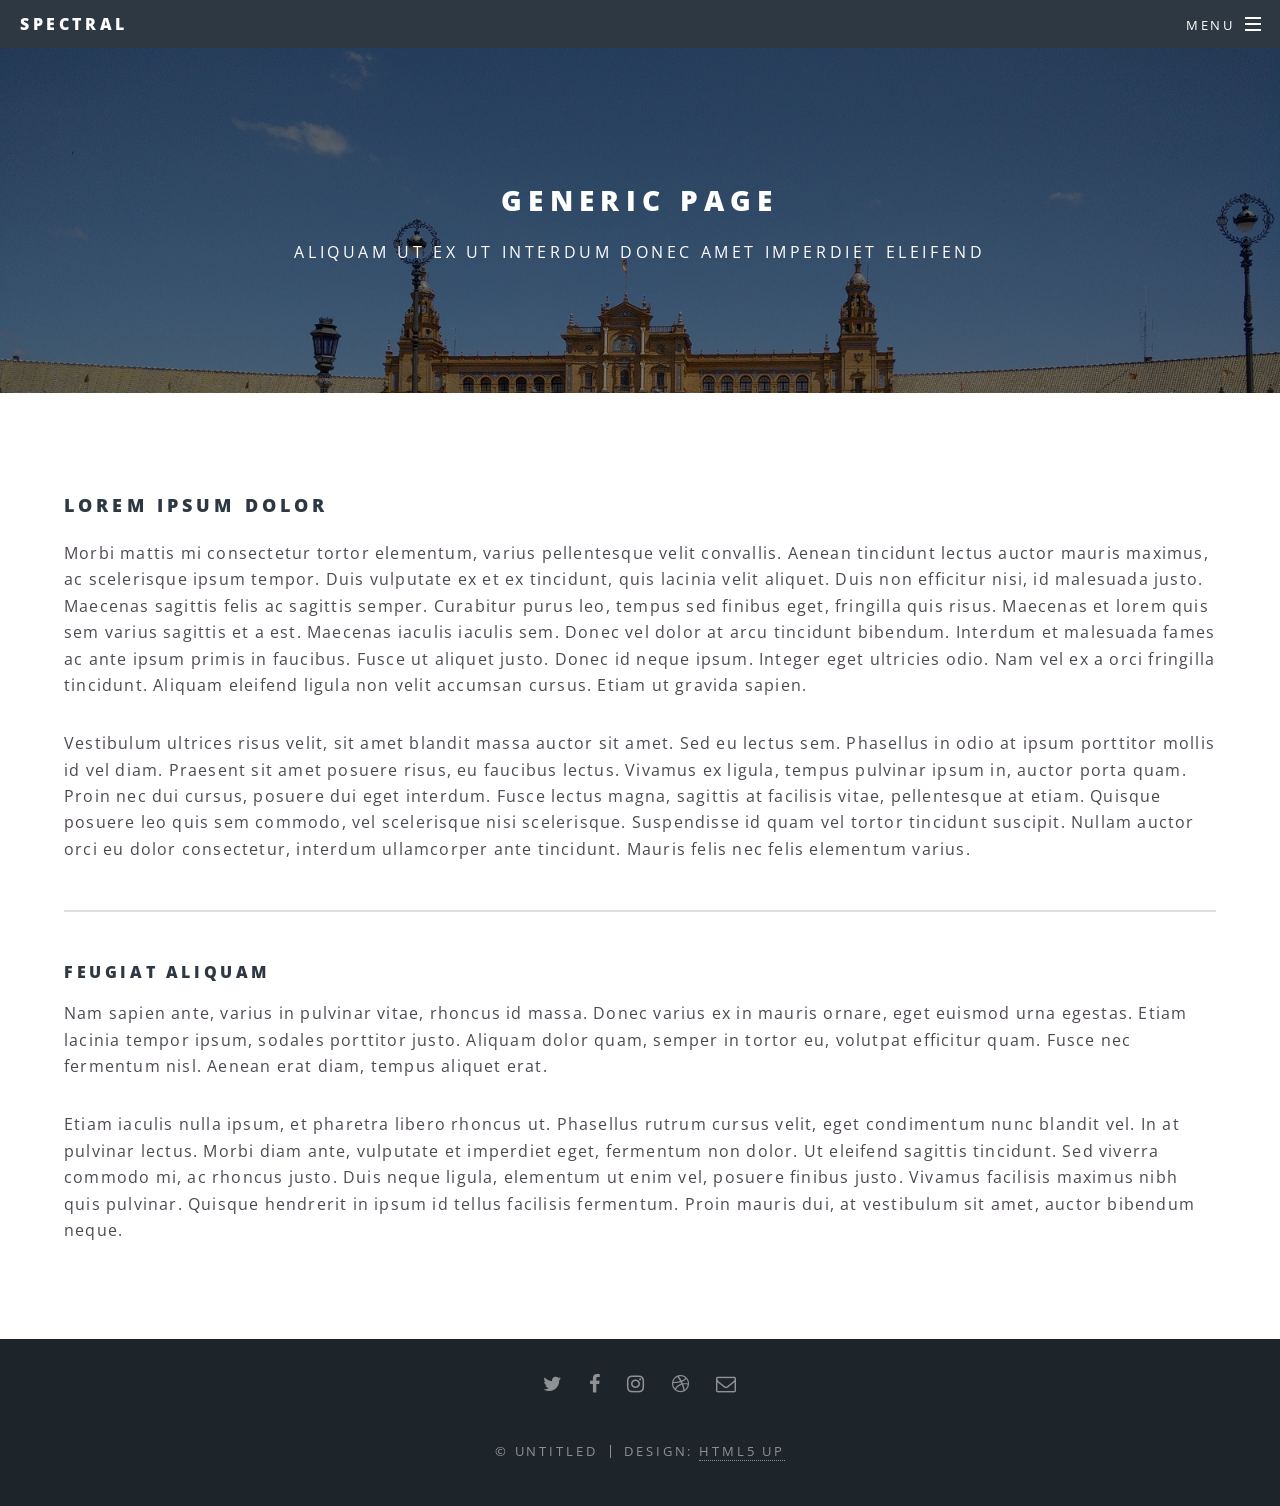
<file: generic.html>
<!DOCTYPE HTML>
<!--
	Spectral by HTML5 UP
	html5up.net | @ajlkn
	Free for personal and commercial use under the CCA 3.0 license (html5up.net/license)
-->
<html>
	<head>
		<title>Generic - Spectral by HTML5 UP</title>
		<meta charset="utf-8" />
		<meta name="viewport" content="width=device-width, initial-scale=1" />
		<!--[if lte IE 8]><script src="assets/js/ie/html5shiv.js"></script><![endif]-->
		<link rel="stylesheet" href="assets/css/main.css" />
		<!--[if lte IE 8]><link rel="stylesheet" href="assets/css/ie8.css" /><![endif]-->
		<!--[if lte IE 9]><link rel="stylesheet" href="assets/css/ie9.css" /><![endif]-->
	</head>
	<body>

		<!-- Page Wrapper -->
			<div id="page-wrapper">

				<!-- Header -->
					<header id="header">
						<h1><a href="index.html">Spectral</a></h1>
						<nav id="nav">
							<ul>
								<li class="special">
									<a href="#menu" class="menuToggle"><span>Menu</span></a>
									<div id="menu">
										<ul>
											<li><a href="index.html">Home</a></li>
											<li><a href="generic.html">Generic</a></li>
											<li><a href="elements.html">Elements</a></li>
											<li><a href="#">Sign Up</a></li>
											<li><a href="#">Log In</a></li>
										</ul>
									</div>
								</li>
							</ul>
						</nav>
					</header>

				<!-- Main -->
					<article id="main">
						<header>
							<h2>Generic Page</h2>
							<p>Aliquam ut ex ut interdum donec amet imperdiet eleifend</p>
						</header>
						<section class="wrapper style5">
							<div class="inner">

								<h3>Lorem ipsum dolor</h3>
								<p>Morbi mattis mi consectetur tortor elementum, varius pellentesque velit convallis. Aenean tincidunt lectus auctor mauris maximus, ac scelerisque ipsum tempor. Duis vulputate ex et ex tincidunt, quis lacinia velit aliquet. Duis non efficitur nisi, id malesuada justo. Maecenas sagittis felis ac sagittis semper. Curabitur purus leo, tempus sed finibus eget, fringilla quis risus. Maecenas et lorem quis sem varius sagittis et a est. Maecenas iaculis iaculis sem. Donec vel dolor at arcu tincidunt bibendum. Interdum et malesuada fames ac ante ipsum primis in faucibus. Fusce ut aliquet justo. Donec id neque ipsum. Integer eget ultricies odio. Nam vel ex a orci fringilla tincidunt. Aliquam eleifend ligula non velit accumsan cursus. Etiam ut gravida sapien.</p>

								<p>Vestibulum ultrices risus velit, sit amet blandit massa auctor sit amet. Sed eu lectus sem. Phasellus in odio at ipsum porttitor mollis id vel diam. Praesent sit amet posuere risus, eu faucibus lectus. Vivamus ex ligula, tempus pulvinar ipsum in, auctor porta quam. Proin nec dui cursus, posuere dui eget interdum. Fusce lectus magna, sagittis at facilisis vitae, pellentesque at etiam. Quisque posuere leo quis sem commodo, vel scelerisque nisi scelerisque. Suspendisse id quam vel tortor tincidunt suscipit. Nullam auctor orci eu dolor consectetur, interdum ullamcorper ante tincidunt. Mauris felis nec felis elementum varius.</p>

								<hr />

								<h4>Feugiat aliquam</h4>
								<p>Nam sapien ante, varius in pulvinar vitae, rhoncus id massa. Donec varius ex in mauris ornare, eget euismod urna egestas. Etiam lacinia tempor ipsum, sodales porttitor justo. Aliquam dolor quam, semper in tortor eu, volutpat efficitur quam. Fusce nec fermentum nisl. Aenean erat diam, tempus aliquet erat.</p>

								<p>Etiam iaculis nulla ipsum, et pharetra libero rhoncus ut. Phasellus rutrum cursus velit, eget condimentum nunc blandit vel. In at pulvinar lectus. Morbi diam ante, vulputate et imperdiet eget, fermentum non dolor. Ut eleifend sagittis tincidunt. Sed viverra commodo mi, ac rhoncus justo. Duis neque ligula, elementum ut enim vel, posuere finibus justo. Vivamus facilisis maximus nibh quis pulvinar. Quisque hendrerit in ipsum id tellus facilisis fermentum. Proin mauris dui, at vestibulum sit amet, auctor bibendum neque.</p>

							</div>
						</section>
					</article>

				<!-- Footer -->
					<footer id="footer">
						<ul class="icons">
							<li><a href="#" class="icon fa-twitter"><span class="label">Twitter</span></a></li>
							<li><a href="#" class="icon fa-facebook"><span class="label">Facebook</span></a></li>
							<li><a href="#" class="icon fa-instagram"><span class="label">Instagram</span></a></li>
							<li><a href="#" class="icon fa-dribbble"><span class="label">Dribbble</span></a></li>
							<li><a href="#" class="icon fa-envelope-o"><span class="label">Email</span></a></li>
						</ul>
						<ul class="copyright">
							<li>&copy; Untitled</li><li>Design: <a href="http://html5up.net">HTML5 UP</a></li>
						</ul>
					</footer>

			</div>

		<!-- Scripts -->
			<script src="assets/js/jquery.min.js"></script>
			<script src="assets/js/jquery.scrollex.min.js"></script>
			<script src="assets/js/jquery.scrolly.min.js"></script>
			<script src="assets/js/skel.min.js"></script>
			<script src="assets/js/util.js"></script>
			<!--[if lte IE 8]><script src="assets/js/ie/respond.min.js"></script><![endif]-->
			<script src="assets/js/main.js"></script>

	</body>
</html>
</file>
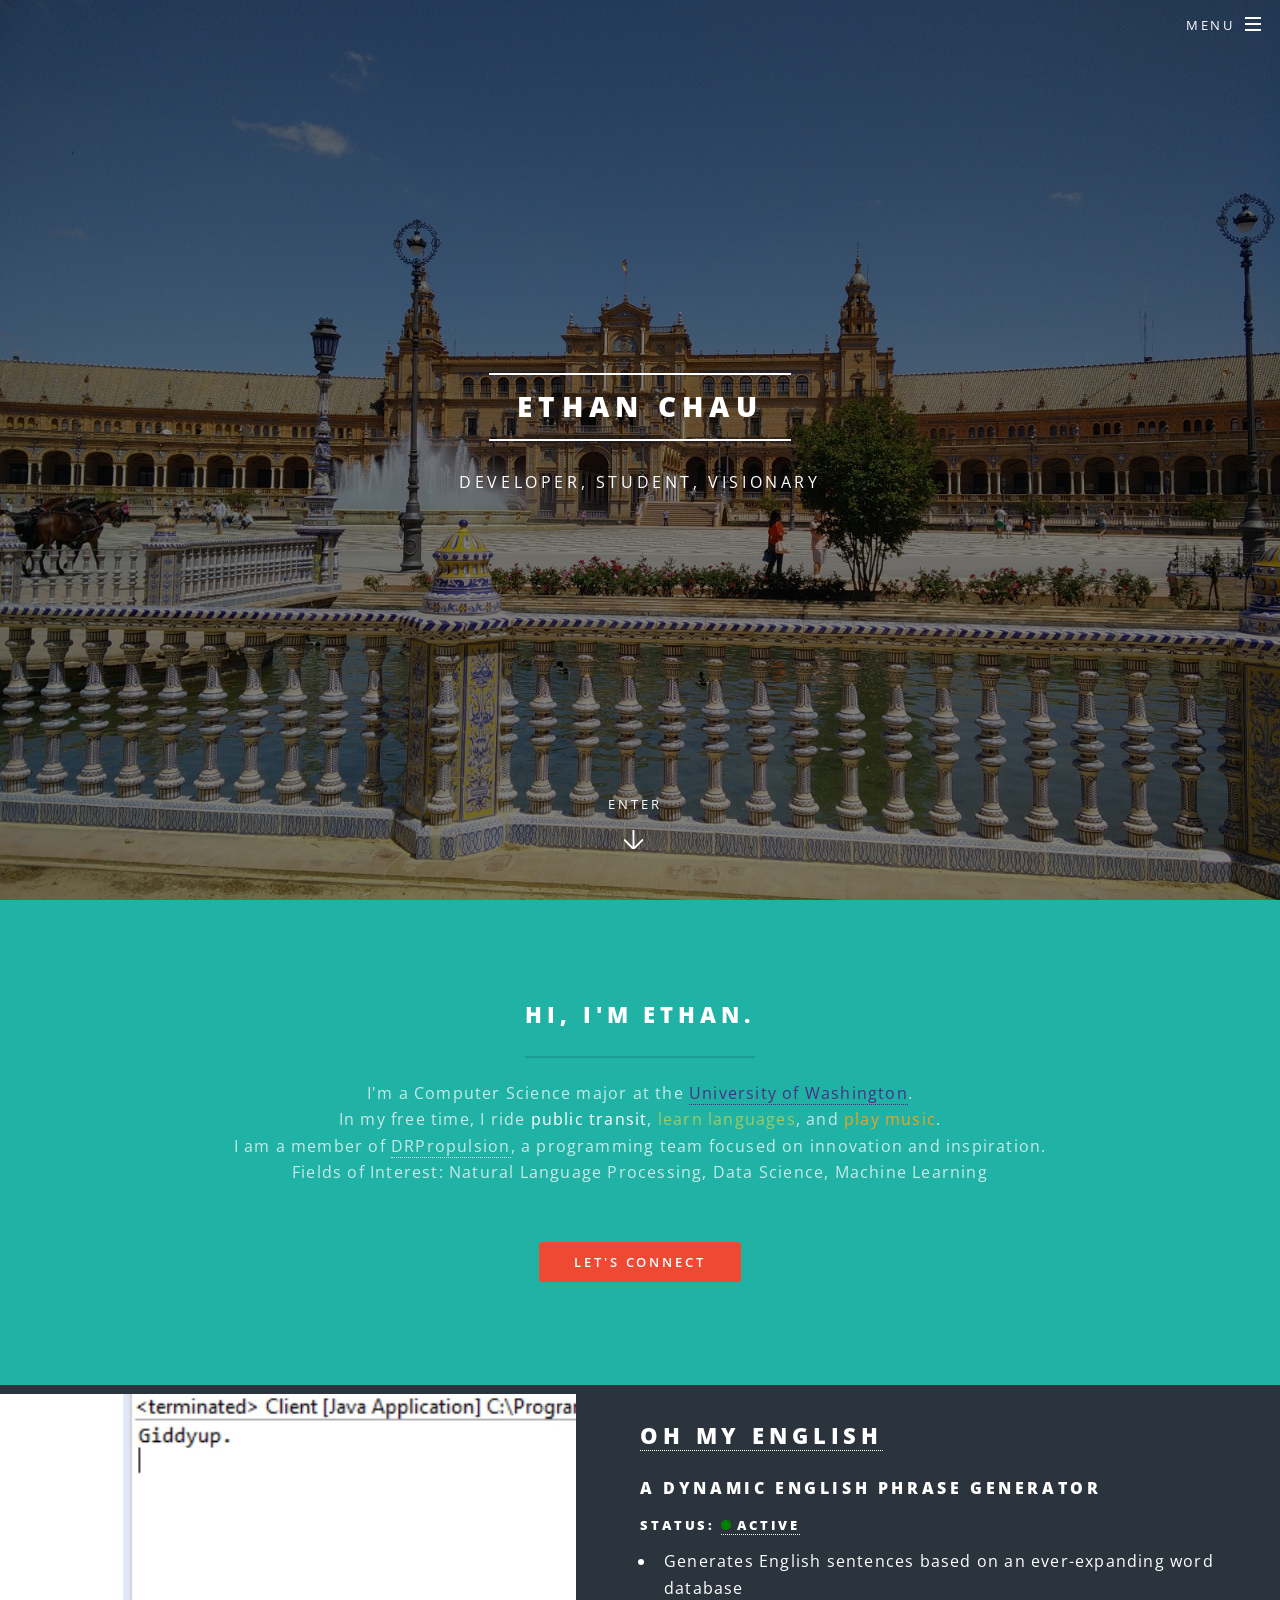
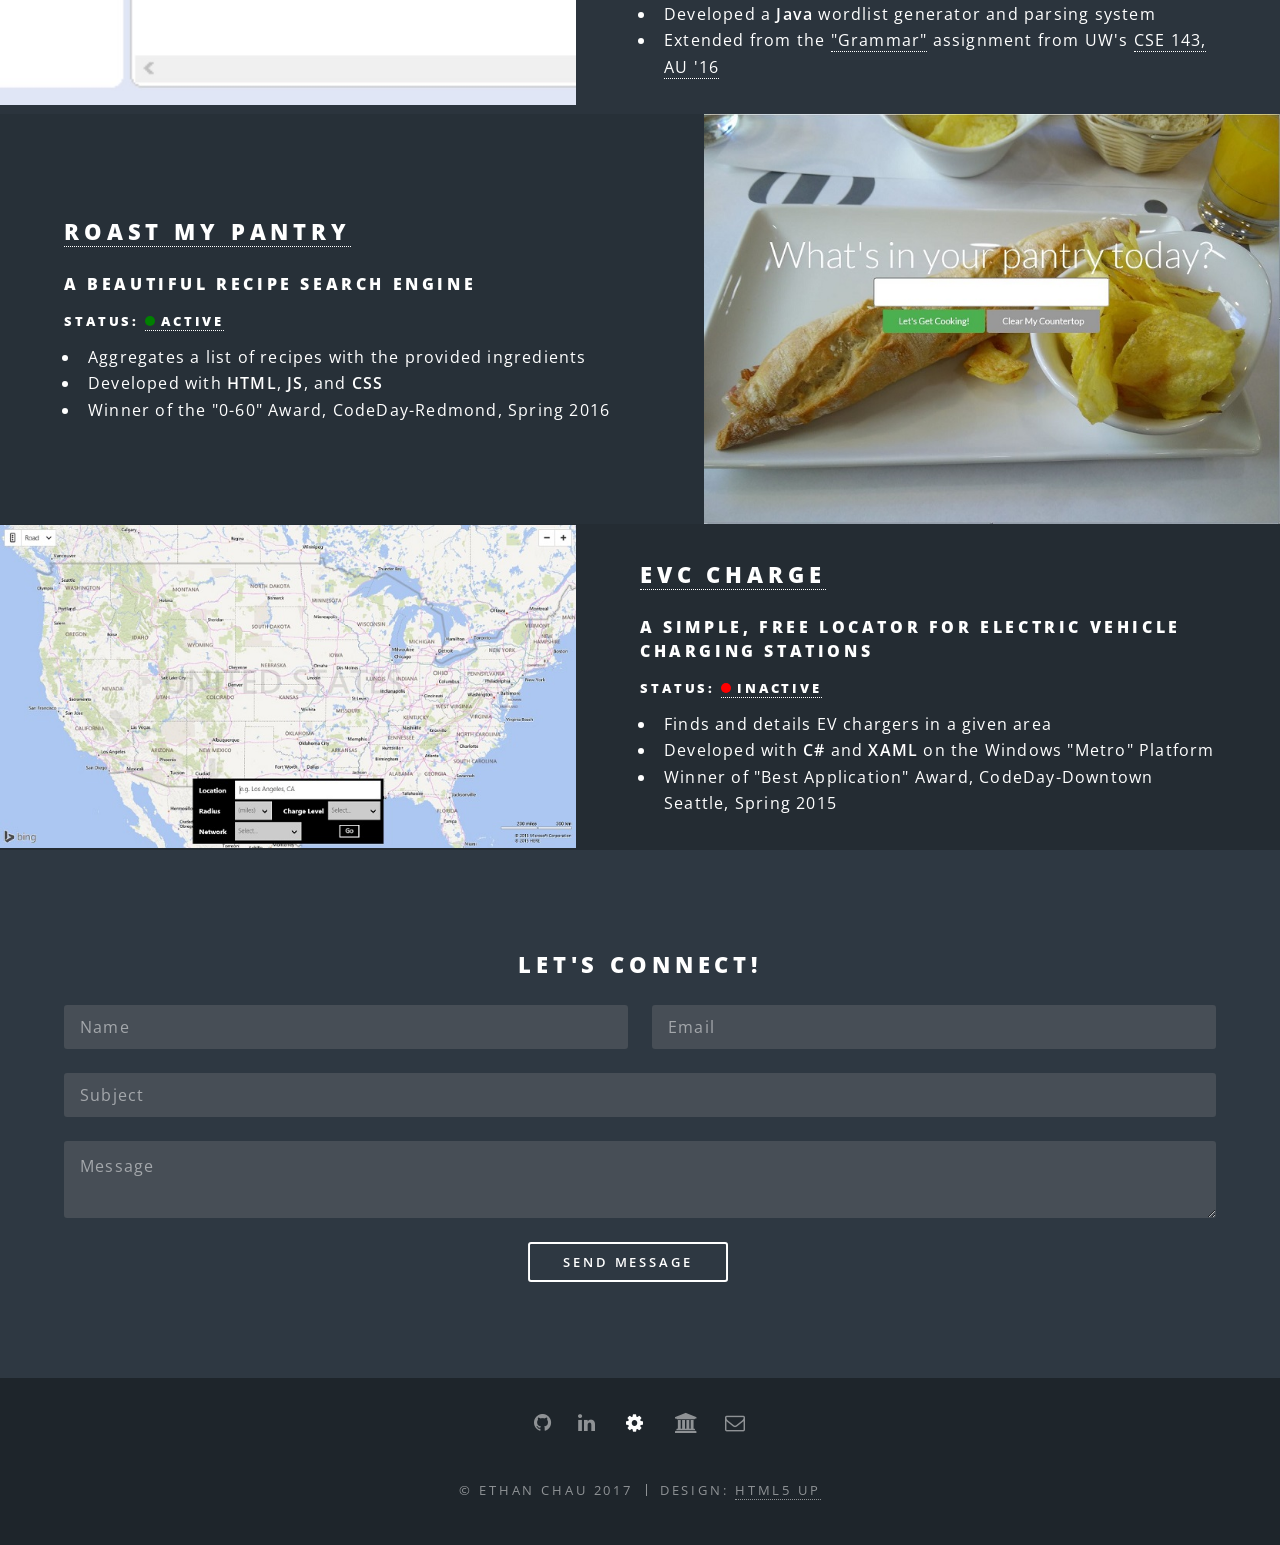
<file: index-old.html>
<!DOCTYPE HTML>
<!--
	Spectral by HTML5 UP
	html5up.net | @ajlkn
	Free for personal and commercial use under the CCA 3.0 license (html5up.net/license)
-->
<html>
	<head>
		<title>Ethan Chau</title>
		<meta charset="utf-8" />
		<meta name="viewport" content="width=device-width, initial-scale=1" />
		<!--[if lte IE 8]><script src="assets/js/ie/html5shiv.js"></script><![endif]-->
		<link rel="stylesheet" href="assets/css/main.css" />
		<!--[if lte IE 8]><link rel="stylesheet" href="assets/css/ie8.css" /><![endif]-->
		<!--[if lte IE 9]><link rel="stylesheet" href="assets/css/ie9.css" /><![endif]-->
        
        <link rel="icon" type="image/png" href="images/favicon.png"/>
	    <link rel="icon" type="image/png" href="http://ethch18.github.io/images/favicon.png"/>
	</head>
	<body class="landing">

		<!-- Page Wrapper -->
			<div id="page-wrapper">

				<!-- Header -->
					<header id="header" class="alt">
						<h1><a href="index.html">Ethan Chau</a></h1>
						<nav id="nav">
							<ul>
								<li class="special">
									<a href="#menu" class="menuToggle"><span>Menu</span></a>
									<div id="menu">
										<ul>
											<li><a href="#" class="more scrolly">Home</a></li>
											<li><a href="#one" class="more scrolly">About</a></li>
											<li><a href="#two" class="more scrolly">Projects</a></li>
											<li><a href="#contact" class="more scrolly">Contact</a></li>
											<!--<li><a href="generic.html">Generic</a></li>
											<li><a href="elements.html">Elements</a></li>
											<li><a href="#">Sign Up</a></li>
											<li><a href="#">Log In</a></li>-->
										</ul>
									</div>
								</li>
							</ul>
						</nav>
					</header>

				<!-- Banner -->
					<section id="banner">
						<div class="inner">
							<h2>Ethan Chau</h2>
							<p>Developer, Student, Visionary</p>
							<!--<ul class="actions">
								<li><a href="#" class="button special">Activate</a></li>
							</ul>-->
						</div>
						<a href="#one" class="more scrolly">Enter</a>
					</section>

				<!-- One -->
					<section id="one" class="wrapper style1 special">
						<div class="inner">
							<header class="major">
								<h2>Hi, I'm Ethan.</h2>
								<p>I'm a Computer Science major at the <a href="http://www.cs.uw.edu/" style="color:#4b2e83">University of Washington</a>.<br />
								In my free time, I ride <span style="color:white">public transit</span>, <span style="color:#9CCC65">learn languages</span>, and <span style="color:#EAA520">play music</span>.<br />
								I am a member of <a href="http://drpropulsion.github.io/">DRPropulsion</a>, a programming team focused on innovation and inspiration.<br />
								Fields of Interest: Natural Language Processing, Data Science, Machine Learning</p>
							</header>
							<ul class="actions">
								<li><a href="#contact" class="button special more scrolly">Let's Connect</a></li>
							</ul>
							<!--<ul class="icons major">
								<li><span class="icon fa-diamond major style1"><span class="label">Lorem</span></span></li>
								<li><span class="icon fa-heart-o major style2"><span class="label">Ipsum</span></span></li>
								<li><span class="icon fa-code major style3"><span class="label">Dolor</span></span></li>
							</ul>-->
						</div>
					</section>

				<!-- Two -->
					<section id="two" class="wrapper alt style2">
						<section class="spotlight">
							<div class="image"><img src="images/pic03.jpg" alt="" /></div><div class="content">
								<h2><a href="https://github.com/ethch18/OhMyEnglish-Public">Oh My English</a></h2>
								<h4>A dynamic English phrase generator</h4>
								<h5>Status: <a href="https://github.com/ethch18/OhMyEnglish-Public"><img src="images/dot-active.svg"/> Active</a></h5>
								<ul>
									<li>Generates English sentences based on an ever-expanding word database</li>
									<li>Developed a <b>Java</b> wordlist generator and parsing system</li>
									<li>Extended from the <a href="http://courses.cs.washington.edu/courses/cse143/16au/homework/5/spec.pdf">"Grammar"</a> assignment from UW's <a href="http://courses.cs.washington.edu/courses/cse143/16au/">CSE 143, AU '16</a></li>
								</ul>
							</div>
						</section>
                        <section class="spotlight">
							<div class="image"><img src="images/pic02.jpg" alt="" /></div><div class="content">
								<h2><a href="http://drpropulsion.github.io/roastmypantry">Roast My Pantry</a></h2>
								<h4>A beautiful recipe search engine</h4>
								<h5>Status: <a href="https://github.com/DRPropulsion/roastmypantry/tree/gh-pages"><img src="images/dot-active.svg"/> Active</a></h5>
								<ul>
									<li>Aggregates a list of recipes with the provided ingredients</li>
									<li>Developed with <b>HTML</b>, <b>JS</b>, and <b>CSS</b></li>
									<li>Winner of the "0-60" Award, CodeDay-Redmond, Spring 2016</li>
								</ul>
							</div>
						</section>
						<section class="spotlight">
							<div class="image"><img src="images/pic01.jpg" alt="" /></div><div class="content">
								<h2><a href="https://www.microsoft.com/en-us/store/p/evc-charge/9nblggh1xp97">EVC Charge</a></h2>
								<h4>A simple, free locator for Electric Vehicle Charging Stations</h4>
								<h5>Status: <a href="https://github.com/ethch18/EVC"><img src="images/dot-inactive.svg"/> Inactive</a></h5>
								<ul>
									<li>Finds and details EV chargers in a given area</li>
									<li>Developed with <b>C#</b> and <b>XAML</b> on the Windows "Metro" Platform</li>
									<li>Winner of "Best Application" Award, CodeDay-Downtown Seattle, Spring 2015</li>
								</ul>

							</div>
						</section>
						<!--<section class="spotlight">
							<div class="image"><img src="images/pic03ref.jpg" alt="" /></div><div class="content">
								<h2>What's next?</h2>
								<h4>You tell me!</h4>
								<p>Let me know what I should work on next!</p>
							</div>
						</section>-->
					</section>

				<!-- Three -->
					<!--<section id="three" class="wrapper style3 special">
						<div class="inner">
							<header class="major">
								<h2>Skills</h2>
							</header>
							<ul class="features">
								<li class="icon fa-paper-plane-o">
									<h3>Arcu accumsan</h3>
									<p>Augue consectetur sed interdum imperdiet et ipsum. Mauris lorem tincidunt nullam amet leo Aenean ligula consequat consequat.</p>
								</li>
								<li class="icon fa-laptop">
									<h3>Ac Augue Eget</h3>
									<p>Augue consectetur sed interdum imperdiet et ipsum. Mauris lorem tincidunt nullam amet leo Aenean ligula consequat consequat.</p>
								</li>
								<li class="icon fa-code">
									<h3>Mus Scelerisque</h3>
									<p>Augue consectetur sed interdum imperdiet et ipsum. Mauris lorem tincidunt nullam amet leo Aenean ligula consequat consequat.</p>
								</li>
								<li class="icon fa-headphones">
									<h3>Mauris Imperdiet</h3>
									<p>Augue consectetur sed interdum imperdiet et ipsum. Mauris lorem tincidunt nullam amet leo Aenean ligula consequat consequat.</p>
								</li>
								<li class="icon fa-heart-o">
									<h3>Aenean Primis</h3>
									<p>Augue consectetur sed interdum imperdiet et ipsum. Mauris lorem tincidunt nullam amet leo Aenean ligula consequat consequat.</p>
								</li>
								<li class="icon fa-flag-o">
									<h3>Tortor Ut</h3>
									<p>Augue consectetur sed interdum imperdiet et ipsum. Mauris lorem tincidunt nullam amet leo Aenean ligula consequat consequat.</p>
								</li>
							</ul>
						</div>
					</section>-->

				<!-- CTA/Contact; "CTA" will do weird formatting -->
					<section id="contact" class="wrapper style4">
						<div class="inner">
							<header style="text-align:center;">
								<!--<h2><a href="javascript:toggleDiv('contactForm');">Connect with me!</a></h2>-->
								<!--<p>Use this form for resume inquiries and more!</p>-->
                                <h2>Let's connect!</h2>
							</header>
							<div/>
							<form id="contactForm" style="display:visible;" action="https://formspree.io/echau18@outlook.com" method="POST">
								<div class="row uniform">
									<div class="6u 12u$(mobile)"><input type="text" class="text" name="name" placeholder="Name" /></div>
									<div class="6u$ 12u$(mobile)"><input type="email" class="text" name="_replyto" placeholder="Email" /></div>
									<div class="12u$"><input type="text" class="text" name="_subject" placeholder="Subject" /></div>
									<input type="text" name="_gotcha" style="display:none" />
									<div class="12u$">
										<textarea name="message" placeholder="Message"></textarea>
									</div>
									<div class="12u$" style="padding-left:50%">
										<ul class="actions">
											<li><input type="submit" style="transform:translate(-50%,0%);" value="Send Message" /></li>
										</ul>
									</div>
									<input type="hidden" name="_next" value="../resume.html" />
								</div>
							</form>
							<!--<ul class="actions vertical">
								<li><a href="#" class="button fit special">Activate</a></li>
								<li><a href="#" class="button fit">Learn More</a></li>
							</ul>-->
						</div>
					</section>

				<!-- Footer -->
					<footer id="footer">
                        <ul class="icons">
							<li><a href="http://github.com/ethch18" class="icon fa-github"><span class="label">Github</span></a></li>
							<li><a href="http://www.linkedin.com/in/echau18" class="icon fa-linkedin"><span class="label">LinkedIn</span></a></li>
							<li><i class="icon fa fa-cog fa-spin  fa-fw"></i></li>
							<li><a href="http://cs.uw.edu" class="icon fa-university"><span class="label">UW Site</span></a></li>
							<li><a href="mailto:echau18@outlook.com" class="icon fa-envelope-o"><span class="label">Email</span></a></li>
						</ul>
						<ul class="copyright">
							<li>&copy; Ethan Chau 2017</li><li>Design: <a href="http://html5up.net">HTML5 UP</a></li>
						</ul>
					</footer>

			</div>

		<!-- Scripts -->
			<script src="assets/js/jquery.min.js"></script>
			<script src="assets/js/jquery.scrollex.min.js"></script>
			<script src="assets/js/jquery.scrolly.min.js"></script>
			<script src="assets/js/skel.min.js"></script>
			<script src="assets/js/util.js"></script>
			<!--[if lte IE 8]><script src="assets/js/ie/respond.min.js"></script><![endif]-->
			<script src="assets/js/main.js"></script>
			<script type="text/javascript">
			function toggleDiv(divId) {
				$("#"+divId).toggle();
			}
			</script>

	</body>
</html>
</file>
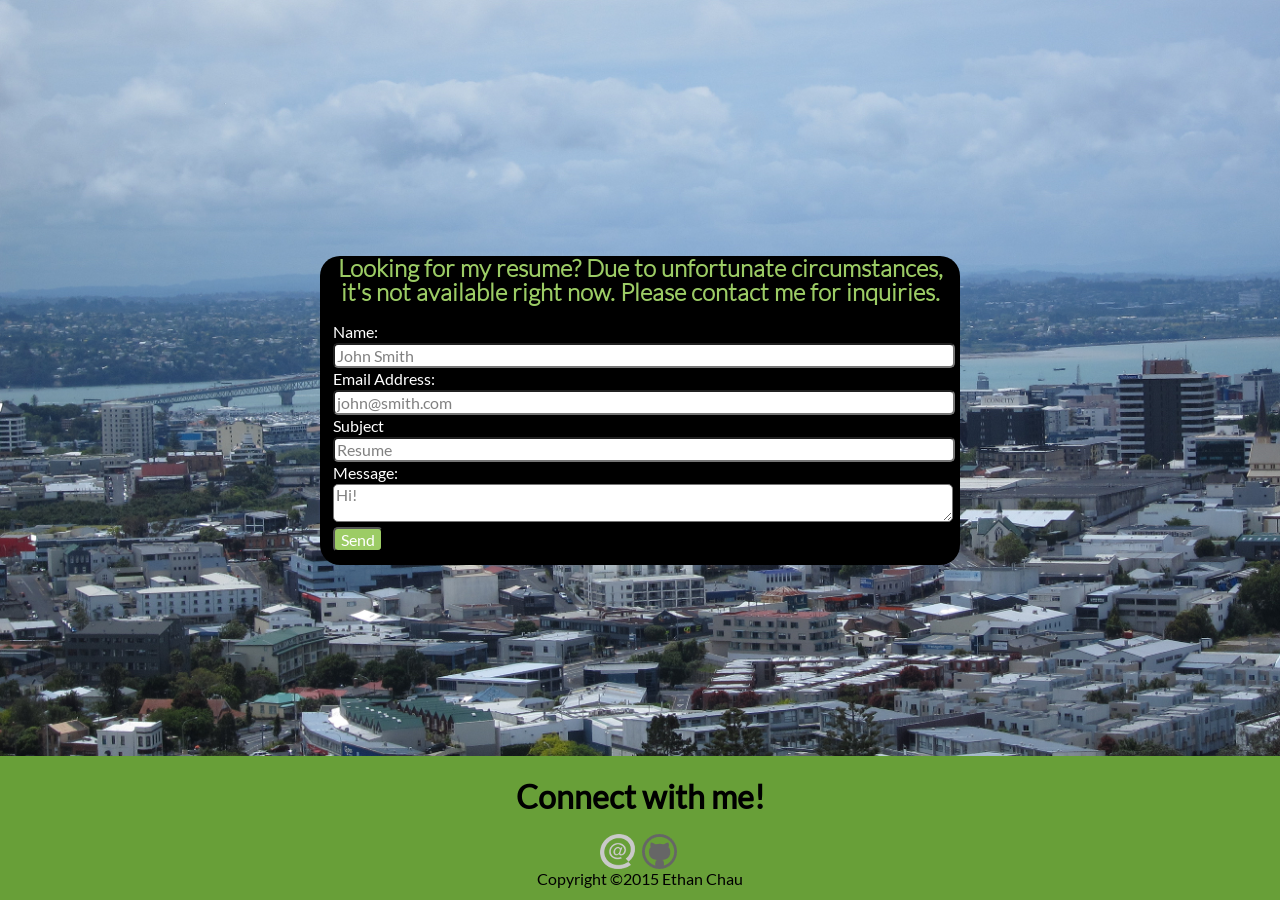
<file: resume-splash.html>
<!DOCTYPE html>
<html lang="en-us">
  <head>
    <meta charset="UTF-8">
    <title>Resume | Ethan Chau</title>
    <meta name="viewport" content="width=device-width, initial-scale=1">
    <link rel="stylesheet" type="text/css" href="stylesheets/style.css" media="screen">
	<link rel="stylesheet" type="text/css" href="stylesheets/normalize.css" media="screen">
	<link rel="icon" type="image/png" href="stylesheets/images/favicon.png"/>
	<link rel="icon" type="image/png" href="http://ethch18.github.io/stylesheets/images/favicon.png"/>
  </head>
  <body class="ext-full">
    <!--<nav class="navbar" position="fixed" bottom="0">
		<ul>
			<li><a href="#about"><span>about</span></a></li>
			<li><a href="#projects"><span>projects</span></a></li>
			<li><a href="#skills"><span>skills</span></a></li>
			<li><a href="#contact"><span>contact</span></a></li>
		</ul>
	</nav> -->
	
	<section>
		<div style="background-color:#000000" class="ext-project-bg">
		<h2>Looking for my resume?  Due to unfortunate circumstances, it's not available right now.  Please contact me for inquiries.</h2>
			<form action="http://formspree.io/ethanchau1@live.com" method="POST" class="ext-form">
				<label>Name:</label><br />
				<input placeholder="John Smith" type="text" name="name" class="ext-textbox"><br />
				<label>Email Address:</label><br />
				<input placeholder="john@smith.com" type="email" name="_replyto" class="ext-textbox"><br />
				<label>Subject</label><br />
				<input placeholder="Resume" type="text" name="_subject" class="ext-textbox"><br />
				<input type="text" name="_gotcha" style="display:none" />
				<label>Message:</label><br />
				<textarea placeholder="Hi!" name="message" class="ext-textarea"></textarea><br />
				<input type="submit" value="Send" class="ext-btn" ><br />
				<input type="hidden" name="_next" value="resume-thanks.html" />
			</form>
    </section>
	
   
	<section class="ext-section-contact" id="contact">
		<h1>Connect with me!</h1>
		<a href="mailto:ethanchau1@live.com"><img alt="Email" src="stylesheets/images/mail_new.png"></a>
		<a href="https://github.com/ethch18"><img alt="Github" src="stylesheets/images/github.png"></a>
		<p>Copyright &copy;2015 Ethan Chau</p>
	</section>


  
  </body>
</html>
</file>
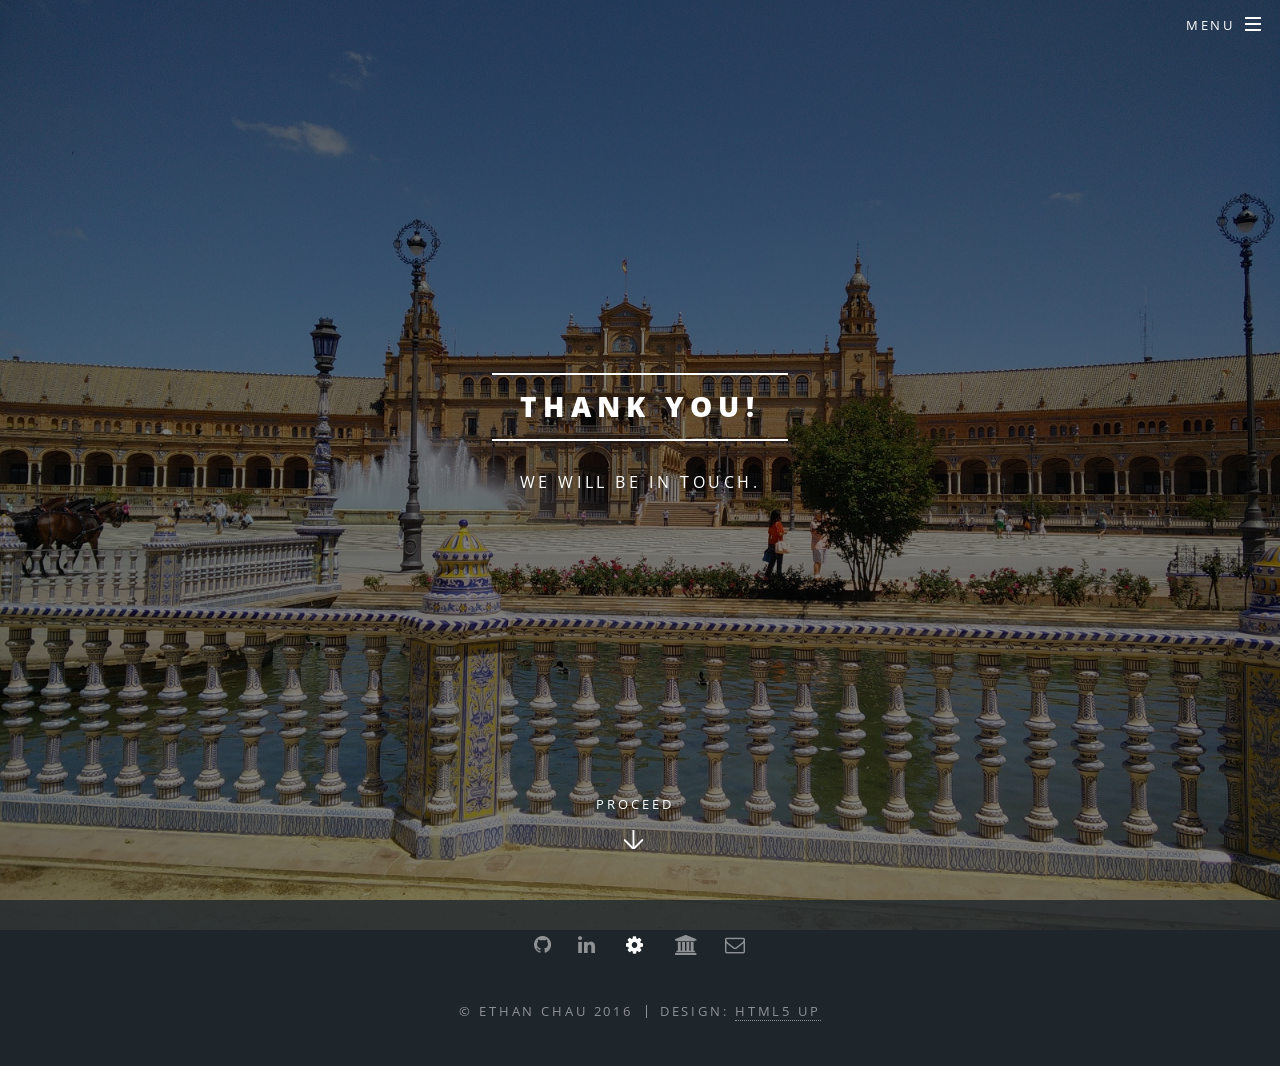
<file: resume-thanks.html>
<!DOCTYPE HTML>
<!--
	Spectral by HTML5 UP
	html5up.net | @ajlkn
	Free for personal and commercial use under the CCA 3.0 license (html5up.net/license)
-->
<html>
	<head>
		<title>Ethan Chau</title>
		<meta charset="utf-8" />
		<meta name="viewport" content="width=device-width, initial-scale=1" />
		<!--[if lte IE 8]><script src="assets/js/ie/html5shiv.js"></script><![endif]-->
		<link rel="stylesheet" href="assets/css/main.css" />
		<!--[if lte IE 8]><link rel="stylesheet" href="assets/css/ie8.css" /><![endif]-->
		<!--[if lte IE 9]><link rel="stylesheet" href="assets/css/ie9.css" /><![endif]-->
	</head>
	<body class="landing">

		<!-- Page Wrapper -->
			<div id="page-wrapper">

				<!-- Header -->
					<header id="header" class="alt">
						<h1><a href="index.html">Thank you! | Ethan Chau</a></h1>
						<nav id="nav">
							<ul>
								<li class="special">
									<a href="#menu" class="menuToggle"><span>Menu</span></a>
									<div id="menu">
										<ul>
											<li><a href="index.html#" class="more scrolly">Home</a></li>
											<li><a href="index.html#one" class="more scrolly">About</a></li>
											<li><a href="index.html#two" class="more scrolly">Work</a></li>
											<li><a href="index.html#contact" class="more scrolly">Contact</a></li>
											<!--<li><a href="generic.html">Generic</a></li>
											<li><a href="elements.html">Elements</a></li>
											<li><a href="#">Sign Up</a></li>
											<li><a href="#">Log In</a></li>-->
										</ul>
									</div>
								</li>
							</ul>
						</nav>
					</header>

				<!-- Banner -->
					<section id="banner">
						<div class="inner">
							<h2>Thank you!</h2>
							<p>We will be in touch.</p>
							<!--<ul class="actions">
								<li><a href="#" class="button special">Activate</a></li>
							</ul>-->
						</div>
						<a href="#one" class="more scrolly">Proceed</a>
					</section>

				<!-- Footer -->
					<footer id="footer">
						<ul class="icons">
							<li><a href="http://github.com/ethch18" class="icon fa-github"><span class="label">Github</span></a></li>
							<li><a href="http://www.linkedin.com/in/echau18" class="icon fa-linkedin"><span class="label">LinkedIn</span></a></li>
							<li><i class="icon fa fa-cog fa-spin  fa-fw"></i></li>
							<li><a href="http://cs.uw.edu" class="icon fa-university"><span class="label">UW Site</span></a></li>
							<li><a href="mailto:echau18@outlook.com" class="icon fa-envelope-o"><span class="label">Email</span></a></li>
						</ul>
						<ul class="copyright">
							<li>&copy; Ethan Chau 2016</li><li>Design: <a href="http://html5up.net">HTML5 UP</a></li>
						</ul>
					</footer>

			</div>

		<!-- Scripts -->
			<script src="assets/js/jquery.min.js"></script>
			<script src="assets/js/jquery.scrollex.min.js"></script>
			<script src="assets/js/jquery.scrolly.min.js"></script>
			<script src="assets/js/skel.min.js"></script>
			<script src="assets/js/util.js"></script>
			<!--[if lte IE 8]><script src="assets/js/ie/respond.min.js"></script><![endif]-->
			<script src="assets/js/main.js"></script>
			<script type="text/javascript">
			function toggleDiv(divId) {
				$("#"+divId).toggle();
			}
			</script>

	</body>
</html>
</file>
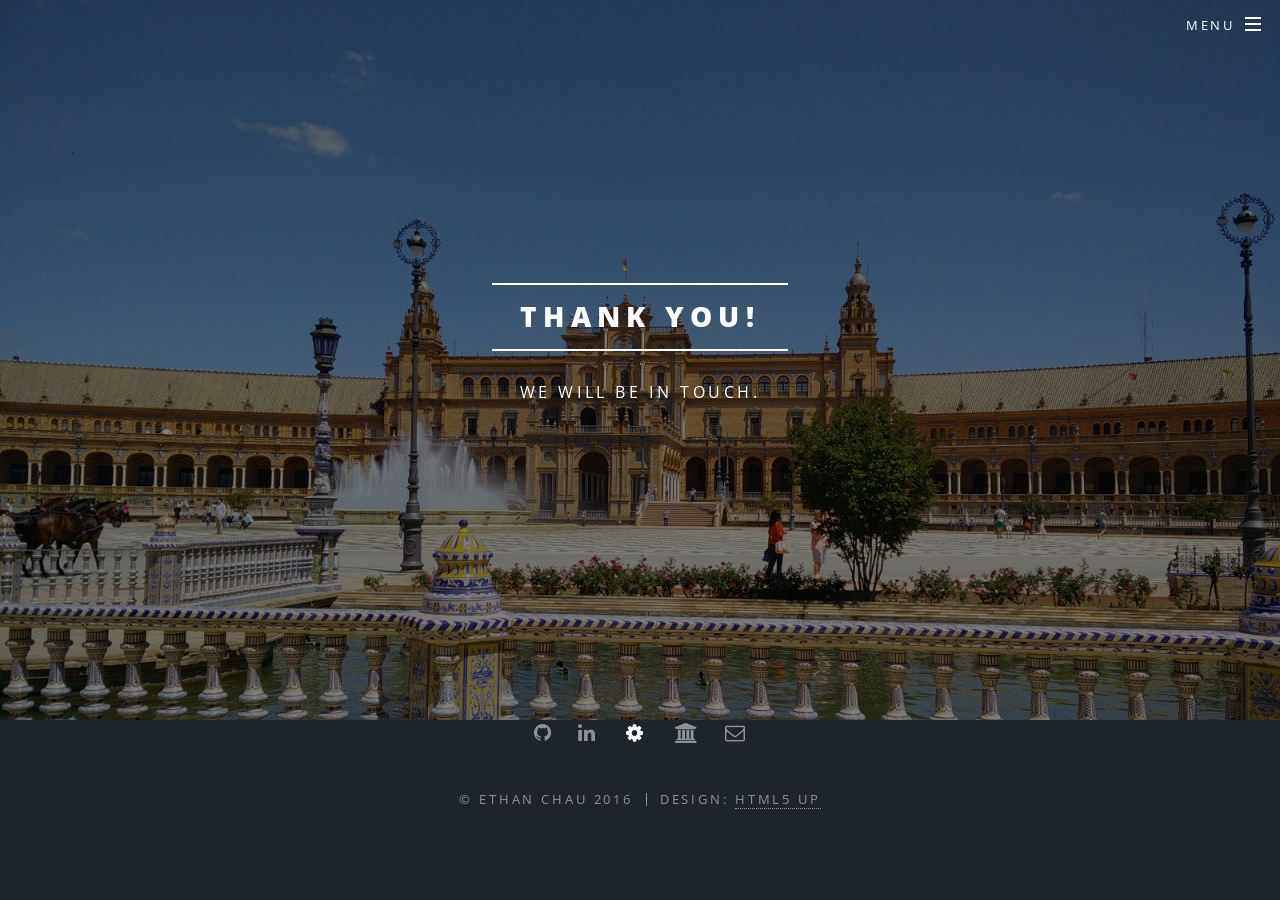
<file: resume.html>
<!DOCTYPE HTML>
<!--
	Spectral by HTML5 UP
	html5up.net | @ajlkn
	Free for personal and commercial use under the CCA 3.0 license (html5up.net/license)
-->
<html>
	<head>
		<title>Ethan Chau</title>
		<meta charset="utf-8" />
		<meta name="viewport" content="width=device-width, initial-scale=1" />
		<!--[if lte IE 8]><script src="assets/js/ie/html5shiv.js"></script><![endif]-->
		<link rel="stylesheet" href="assets/css/main.css" />
		<!--[if lte IE 8]><link rel="stylesheet" href="assets/css/ie8.css" /><![endif]-->
		<!--[if lte IE 9]><link rel="stylesheet" href="assets/css/ie9.css" /><![endif]-->
	</head>
	<body class="landing">

		<!-- Page Wrapper -->
			<div id="page-wrapper">

				<!-- Header -->
					<header id="header" class="alt">
						<h1><a href="index.html">Ethan Chau</a></h1>
						<nav id="nav">
							<ul>
								<li class="special">
									<a href="#menu" class="menuToggle"><span>Menu</span></a>
									<div id="menu">
										<ul>
											<li><a href="index.html#" class="more scrolly">Home</a></li>
										</ul>
									</div>
								</li>
							</ul>
						</nav>
					</header>

				<!-- Banner -->
					<section id="bannerna">
						<div class="inner">
							<h2>Thank you!</h2>
							<p>We will be in touch.</p>
							<!--<ul class="actions">
								<li><a href="#" class="button special">Activate</a></li>
							</ul>-->
						</div>
					</section>

				<!-- Footer -->
					<footer id="footerna">
						<ul class="icons">
							<li><a href="http://github.com/ethch18" class="icon fa-github"><span class="label">Github</span></a></li>
							<li><a href="http://www.linkedin.com/in/echau18" class="icon fa-linkedin"><span class="label">LinkedIn</span></a></li>
							<li><i class="icon fa fa-cog fa-spin  fa-fw"></i></li>
							<li><a href="http://cs.uw.edu" class="icon fa-university"><span class="label">UW Site</span></a></li>
							<li><a href="mailto:echau18@outlook.com" class="icon fa-envelope-o"><span class="label">Email</span></a></li>
						</ul>
						<ul class="copyright">
							<li>&copy; Ethan Chau 2016</li><li>Design: <a href="http://html5up.net">HTML5 UP</a></li>
						</ul>
					</footer>

			</div>

		<!-- Scripts -->
			<script src="assets/js/jquery.min.js"></script>
			<script src="assets/js/jquery.scrollex.min.js"></script>
			<script src="assets/js/jquery.scrolly.min.js"></script>
			<script src="assets/js/skel.min.js"></script>
			<script src="assets/js/util.js"></script>
			<!--[if lte IE 8]><script src="assets/js/ie/respond.min.js"></script><![endif]-->
			<script src="assets/js/main.js"></script>
			<script type="text/javascript">
			function toggleDiv(divId) {
				$("#"+divId).toggle();
			}
			</script>

	</body>
</html>
</file>
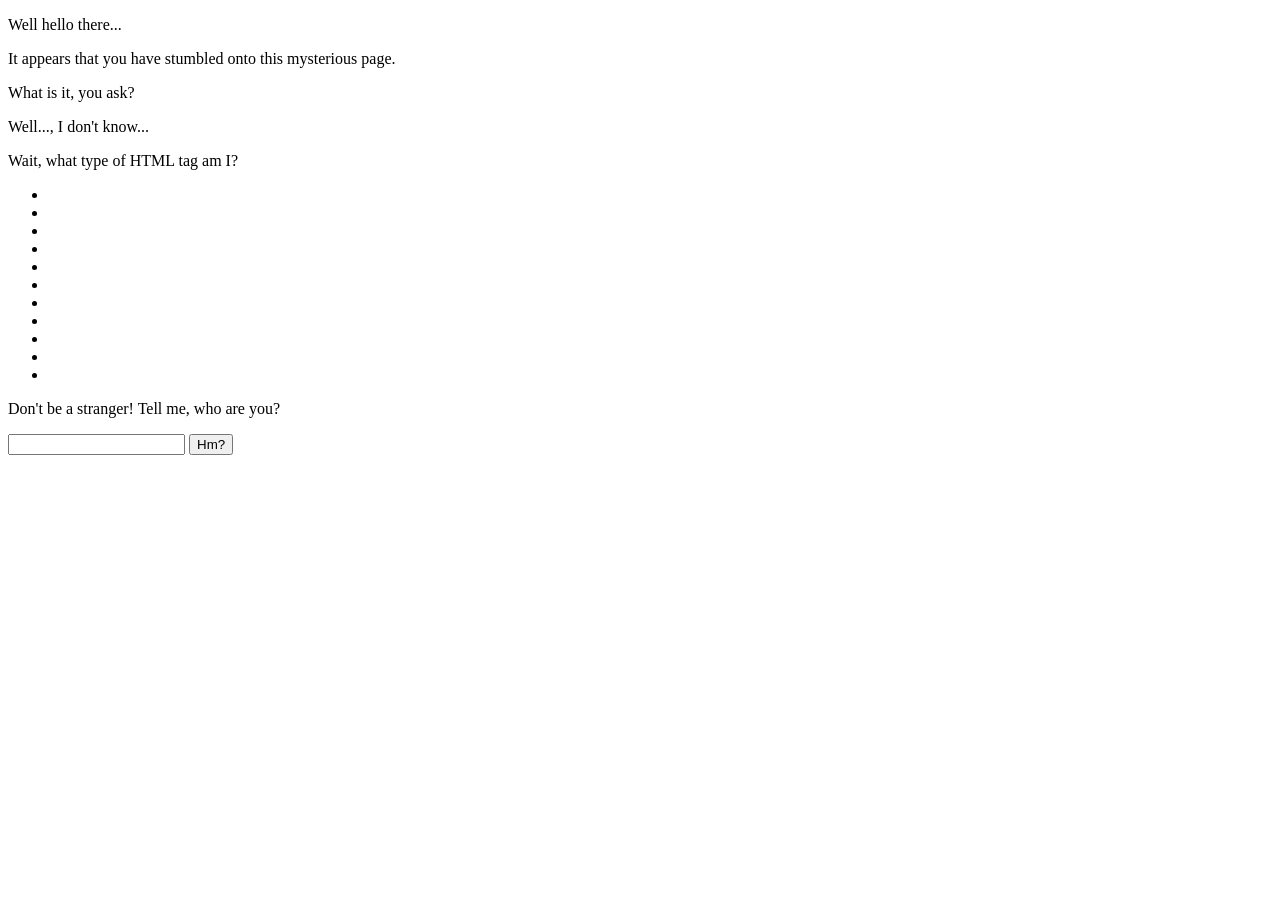
<file: lfsj/what.html>
<!DOCTYPE HTML>
<html>
	<head>
		<title>Huehuehueh</title>
		<meta charset="utf-8" />
		<meta name="viewport" content="width=device-width, initial-scale=1" />
		<script type="text/javascript" src="https://ajax.aspnetcdn.com/ajax/jQuery/jquery-3.2.1.min.js"></script>
        <script type="text/javascript" src="runner.js"></script>
	</head>
	<body>
		<p>Well hello there...</p>
        <p>It appears that you have stumbled onto this mysterious page.</p>
        <p>What is it, you ask?</p>
        <p>Well..., I don't know...</p>
        <p>Wait, what type of HTML tag am I?</p>
        <!--What does 'p' mean to you?  ..................  puzzle?-->
        <ul>
            <li></li>
            <li></li>
            <li></li>
            <li></li>
            <li></li>
            <li></li>
            <li></li>
            <li></li>
            <li></li>
            <li></li>
            <li></li>
        </ul>
        <p>Don't be a stranger!  Tell me, who are you?</p>
        <input type="text" id="fn" name="fn">
        <button type="button" onClick="fn()">Hm?</button>
        <p style="color:red;visibility:hidden" id="fnfail">Who's that?</p>
        <br>
        <br>
        <br>
        <br>
        <p id="welc" style="visibility:hidden">Well look who it is!  Hello, </p>
        <p id="superwelc" style="visibility:hidden;color:blue">Welcome home, superuser.</p>
    </body>
</html>
</file>
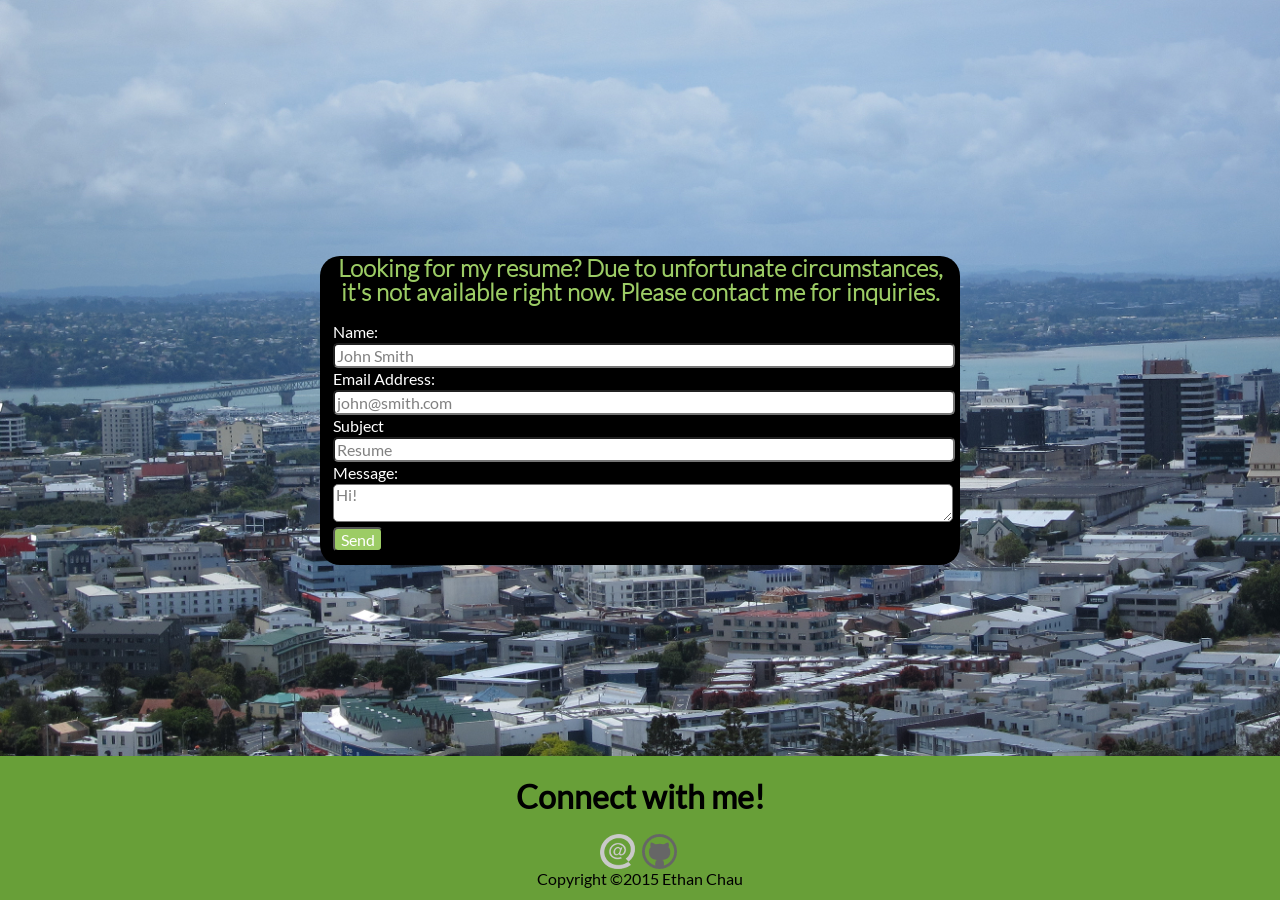
<file: old/resume-splash.html>
<!DOCTYPE html>
<html lang="en-us">
  <head>
    <meta charset="UTF-8">
    <title>Resume | Ethan Chau</title>
    <meta name="viewport" content="width=device-width, initial-scale=1">
    <link rel="stylesheet" type="text/css" href="stylesheets/style.css" media="screen">
	<link rel="stylesheet" type="text/css" href="stylesheets/normalize.css" media="screen">
	<link rel="icon" type="image/png" href="stylesheets/images/favicon.png"/>
	<link rel="icon" type="image/png" href="http://ethch18.github.io/stylesheets/images/favicon.png"/>
  </head>
  <body class="ext-full">
    <!--<nav class="navbar" position="fixed" bottom="0">
		<ul>
			<li><a href="#about"><span>about</span></a></li>
			<li><a href="#projects"><span>projects</span></a></li>
			<li><a href="#skills"><span>skills</span></a></li>
			<li><a href="#contact"><span>contact</span></a></li>
		</ul>
	</nav> -->
	<section class="ext-wrapper">
	<section>
		<div style="background-color:#000000" class="ext-project-bg">
		<h2>Looking for my resume?  Due to unfortunate circumstances, it's not available right now.  Please contact me for inquiries.</h2>
			<form action="http://formspree.io/ethanchau1@live.com" method="POST" class="ext-form">
				<label>Name:</label><br />
				<input placeholder="John Smith" type="text" name="name" class="ext-textbox"><br />
				<label>Email Address:</label><br />
				<input placeholder="john@smith.com" type="email" name="_replyto" class="ext-textbox"><br />
				<label>Subject</label><br />
				<input placeholder="Resume" type="text" name="_subject" class="ext-textbox"><br />
				<input type="text" name="_gotcha" style="display:none" />
				<label>Message:</label><br />
				<textarea placeholder="Hi!" name="message" class="ext-textarea"></textarea><br />
				<input type="submit" value="Send" class="ext-btn" ><br />
				<input type="hidden" name="_next" value="resume-thanks.html" />
			</form>
    </section>
	
   
	<section class="ext-section-contact" id="contact">
		<h1>Connect with me!</h1>
		<a href="mailto:ethanchau1@live.com"><img alt="Email" src="stylesheets/images/mail_new.png"></a>
		<a href="https://github.com/ethch18"><img alt="Github" src="stylesheets/images/github.png"></a>
		<p>Copyright &copy;2015 Ethan Chau</p>
	</section>
	</section>

  
  </body>
</html>
</file>
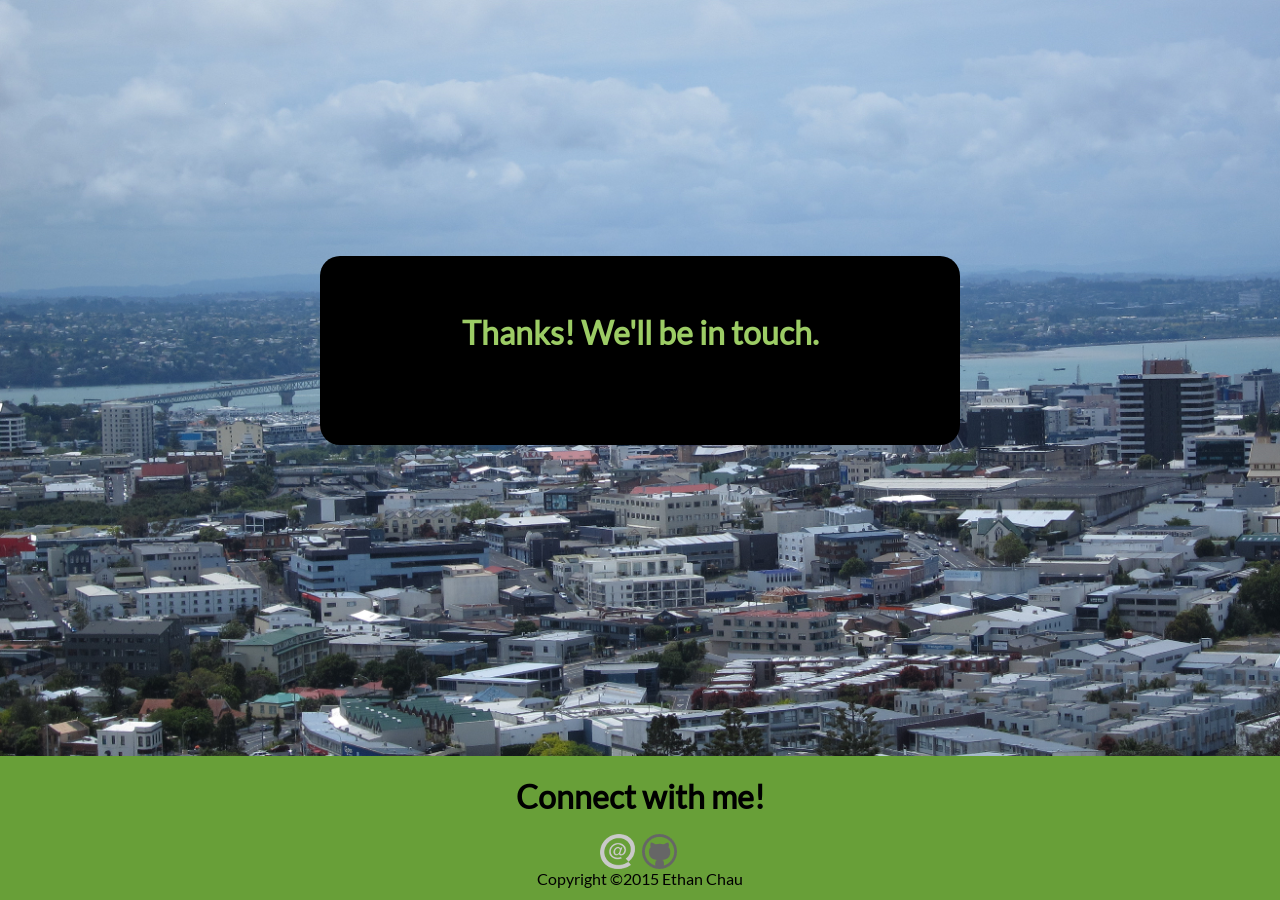
<file: old/resume-thanks.html>
<!DOCTYPE html>
<html lang="en-us">
  <head>
    <meta charset="UTF-8">
    <title>Resume | Ethan Chau</title>
    <meta name="viewport" content="width=device-width, initial-scale=1">
    <link rel="stylesheet" type="text/css" href="stylesheets/style.css" media="screen">
	<link rel="stylesheet" type="text/css" href="stylesheets/normalize.css" media="screen">
	<link rel="icon" type="image/png" href="stylesheets/images/favicon.png"/>
	<link rel="icon" type="image/png" href="http://ethch18.github.io/stylesheets/images/favicon.png"/>
  </head>
  <body class="ext-full">
    <!--<nav class="navbar" position="fixed" bottom="0">
		<ul>
			<li><a href="#about"><span>about</span></a></li>
			<li><a href="#projects"><span>projects</span></a></li>
			<li><a href="#skills"><span>skills</span></a></li>
			<li><a href="#contact"><span>contact</span></a></li>
		</ul>
	</nav> -->
	
	<section>
		<div style="background-color:#000000" class="ext-project-bg">
		<h1 style="padding:10% 0">Thanks!  We'll be in touch.</h1>
    </section>
	
   
	<section class="ext-section-contact" id="contact">
		<h1>Connect with me!</h1>
		<a href="mailto:ethanchau1@live.com"><img alt="Email" src="stylesheets/images/mail_new.png"></a>
		<a href="https://github.com/ethch18"><img alt="Github" src="stylesheets/images/github.png"></a>
		<p>Copyright &copy;2015 Ethan Chau</p>
	</section>


  
  </body>
</html>
</file>
<file: beta/assets/css/ie8.css>
/*
	Overflow by HTML5 UP
	html5up.net | @n33co
	Free for personal and commercial use under the CCA 3.0 license (html5up.net/license)
*/

/* Basic */

	body {
		background-image: url("../../images/bg.jpg");
		background-repeat: no-repeat;
		background-size: cover;
		background-position: auto;
		background-attachment: scroll;
		-ms-behavior: url("assets/js/ie/backgroundsize.min.htc");
	}

/* Section/Article */

	section > .last-child,
	article > .last-child,
	section.last-child,
	article.last-child {
		margin-bottom: 0;
	}

/* Button */

	input[type="button"],
	input[type="submit"],
	input[type="reset"],
	button,
	.button {
		position: relative;
		-ms-behavior: url("assets/js/ie/PIE.htc");
	}

		input[type="button"].style2:hover,
		input[type="submit"].style2:hover,
		input[type="reset"].style2:hover,
		button.style2:hover,
		.button.style2:hover {
			color: #35b88f !important;
		}

		input[type="button"].style3,
		input[type="submit"].style3,
		input[type="reset"].style3,
		button.style3,
		.button.style3 {
			background: #fefefe;
			border: solid 1px #dad9d9;
		}

/* Footer */

	#footer .icons {
		position: relative;
		-ms-behavior: url("assets/js/ie/PIE.htc");
	}

/* Header */

	#header header p {
		border-top: solid 1px #888;
	}
</file>
<file: oldbeta/assets/css/ie8.css>
/*
	Overflow by HTML5 UP
	html5up.net | @n33co
	Free for personal and commercial use under the CCA 3.0 license (html5up.net/license)
*/

/* Basic */

	body {
		background-image: url("../../images/bg.jpg");
		background-repeat: no-repeat;
		background-size: cover;
		background-position: auto;
		background-attachment: scroll;
		-ms-behavior: url("assets/js/ie/backgroundsize.min.htc");
	}

/* Section/Article */

	section > .last-child,
	article > .last-child,
	section.last-child,
	article.last-child {
		margin-bottom: 0;
	}

/* Button */

	input[type="button"],
	input[type="submit"],
	input[type="reset"],
	button,
	.button {
		position: relative;
		-ms-behavior: url("assets/js/ie/PIE.htc");
	}

		input[type="button"].style2:hover,
		input[type="submit"].style2:hover,
		input[type="reset"].style2:hover,
		button.style2:hover,
		.button.style2:hover {
			color: #35b88f !important;
		}

		input[type="button"].style3,
		input[type="submit"].style3,
		input[type="reset"].style3,
		button.style3,
		.button.style3 {
			background: #fefefe;
			border: solid 1px #dad9d9;
		}

/* Footer */

	#footer .icons {
		position: relative;
		-ms-behavior: url("assets/js/ie/PIE.htc");
	}

/* Header */

	#header header p {
		border-top: solid 1px #888;
	}
</file>
<file: assets/css/ie8.css>
/*
	Spectral by HTML5 UP
	html5up.net | @ajlkn
	Free for personal and commercial use under the CCA 3.0 license (html5up.net/license)
*/

/* Icon */

	.icon.major {
		border: none;
	}

		.icon.major:before {
			font-size: 3em;
		}

/* Form */

	label {
		color: #2E3842;
	}

	input[type="text"],
	input[type="password"],
	input[type="email"],
	select,
	textarea {
		border: solid 1px #dfdfdf;
	}

/* Button */

	input[type="submit"],
	input[type="reset"],
	input[type="button"],
	button,
	.button {
		border: solid 2px #dfdfdf;
	}

		input[type="submit"].special,
		input[type="reset"].special,
		input[type="button"].special,
		button.special,
		.button.special {
			border: 0 !important;
		}

/* Page Wrapper + Menu */

	#menu {
		display: none;
	}

	body.is-menu-visible #menu {
		display: block;
	}

/* Header */

	#header nav > ul > li > a.menuToggle:after {
		display: none;
	}

/* Banner + Wrapper (style4) */

	#banner,
	.wrapper.style4 {
		-ms-behavior: url("assets/js/ie/backgroundsize.min.htc");
	}

		#banner:before,
		.wrapper.style4:before {
			display: none;
		}

/* Banner */

	#banner .more {
		height: 4em;
	}

		#banner .more:after {
			display: none;
		}

/* Main */

	#main > header {
		-ms-behavior: url("assets/js/ie/backgroundsize.min.htc");
	}

		#main > header:before {
			display: none;
		}
</file>
<file: assets/css/ie9.css>
/*
	Spectral by HTML5 UP
	html5up.net | @ajlkn
	Free for personal and commercial use under the CCA 3.0 license (html5up.net/license)
*/

/* Spotlight */

	.spotlight {
		display: block;
	}

		.spotlight .image {
			display: inline-block;
			vertical-align: top;
		}

		.spotlight .content {
			padding: 4em 4em 2em 4em ;
			display: inline-block;
		}

		.spotlight:after {
			clear: both;
			content: '';
			display: block;
		}

/* Features */

	.features {
		display: block;
	}

		.features li {
			float: left;
		}

		.features:after {
			content: '';
			display: block;
			clear: both;
		}

/* Banner + Wrapper (style4) */

	#banner,
	.wrapper.style4 {
		background-image: url("../../images/banner.jpg");
		background-position: center center;
		background-repeat: no-repeat;
		background-size: cover;
		position: relative;
	}

		#banner:before,
		.wrapper.style4:before {
			background: #000000;
			content: '';
			height: 100%;
			left: 0;
			opacity: 0.5;
			position: absolute;
			top: 0;
			width: 100%;
		}

		#banner .inner,
		.wrapper.style4 .inner {
			position: relative;
			z-index: 1;
		}

/* Banner */

	#banner {
		padding: 14em 0 12em 0 ;
		height: auto;
	}

		#banner:after {
			display: none;
		}

/* CTA */

	#cta .inner header {
		float: left;
	}

	#cta .inner .actions {
		float: left;
	}

	#cta .inner:after {
		clear: both;
		content: '';
		display: block;
	}

/* Main */

	#main > header {
		background-image: url("../../images/banner.jpg");
		background-position: center center;
		background-repeat: no-repeat;
		background-size: cover;
		position: relative;
	}

		#main > header:before {
			background: #000000;
			content: '';
			height: 100%;
			left: 0;
			opacity: 0.5;
			position: absolute;
			top: 0;
			width: 100%;
		}

		#main > header > * {
			position: relative;
			z-index: 1;
		}
</file>
<file: stylesheets/style.css>
@font-face {
	font-family:bariol;
	src:url(assets/bariol_regular-webfont.ttf); }

@font-face {
	font-family:script;
	src:url(assets/Arizonia-Regular.ttf); }
	
@font-face {
	font-family:lato;
	src:url(assets/Lato-Regular.ttf); }
	
@font-face {
	font-family:lato-light;
	src:url(assets/Lato-Light.ttf); }

html, body {
height:auto;
width:auto; 
margin: 0;
padding: 0;
}

div {
	clear: none;
}

a {
	text-decoration: none; 
	color: inherit;}
	a:hover {
	text-decoration: underline; 
	color: #49B0C4}

body {
	font-family: lato;
	font-size: 16px;
	line-height: 1;
	color: black;
	text-align: center;
	justify-content: center; 
	background-image: url(images/bg4.png); 
	background-attachment:fixed;
	background-size: cover;
	background-repeat: no-repeat;
	-moz-background-size: cover;
	-o-background-size: cover;
	-webkit-background-size: cover;
	
}

h2, h3 {
	font-family: lato-light; }
	
p {
	padding: 0; 
	margin: 0;}

.skewleft
{
	position: relative;
	float: left;
	width: 50%;
	min-height: 1px;
	height: 100%
}

.skewright
{
	text-align: right;
}


.parentwrap
{
	width = 80%;
}
	
.navbar {
	transition-property: bottom;
	transition-duration: 1s;
	transition-timing-function: ease-in;
	transition-delay: initial;
	
	padding: 0;
}
	
.navbar ul {
	list-style-type: none;

}

.navbar a {
	display: inline;
}

.navbar a:hover {
	text-decoration: none;
	color: inherit; 
}

.navbar li {
	display: inline;
}

.navbar span {
	display: inline;
 	margin-top:0;
	padding-top: 0;
}
	
#welcometext {
	font-family: script;
	font-size: 50px;
	margin-bottom: 0;
	margin-top: 1%;}

/* .centercontent {
	text-align: center;
	margin-top: 0;
	position: relative;
	left: 0;
	right: 0;
	z-index: 1;
	color: white;	}
 */

.section-intro {
	color: white;
	font-size: 20px; 
	text-align: center;
	margin-top: 0;
	position: relative;
	left: 0;
	right: 0;
	z-index: 1;
	height: 100vh;
}
	
.section-intro h1, .section-intro h2 {
	/*position: absolute;
	top: 50%;
	left: 50%;
	margin-right: -50%;
	transform: translate(-50%, -50%);*/
	display: flex;
	justify-content: center;
}
	
.section-intro h1 {
	/*grand title*/
	font-size: 100px;
	}

.section-intro h3 {
	font-size: 20px; }
	
.padded {
	padding: 20% 0;
	}
	
.section-objective {
	margin-top:0px;
	margin-bottom: 0px;
	text-align: center;
	background-color: white;
	/*background-color: #DCEDC8;*/
	font-size: 14px; 
	padding-top: 0.25%;
	padding-bottom: 1%;}
	

.section-projects {
	/*background-color: #17D193;*/
	background-color: /*#AED581*/#9CCC65;
	/*background-image: url(images/anotherbg.jpg);
	background-size: cover;
	background-repeat: no-repeat;
	-moz-background-size: cover;
	-o-background-size: cover;
	-webkit-background-size: cover;*/
	margin-top: 0px;
	margin-bottom:0px;
	padding-top: 0.25%;
	padding-bottom: 1%;
	/*todo*/
}

#project-bg {
	list-style: none;
	padding: auto;
	padding-bottom: 1%;
	margin-left: 25%;
	margin-right: 25%;
	margin-top: 0.5%;
	margin-bottom: 1%;
	max-width: 90%;
}
	
#project-bg li {
	float: center; 
	list-style-position: inside; 
	padding-bottom: 8px;}

#project-bg a:hover{
	text-decoration: none;
	color: black; }

	
#projectimg {
	justify-content: center;
	width: auto;
	height: auto;
	max-width: inherit;
	max-height: inherit;
	margin-top: 5%;
	padding-left: 5%;
	padding-right: 5%;}
	
.section-specialties {
	background-color: white/*#7CB342*/;
	padding-top: 0.25%;
	padding-bottom: 1%;
	
	/*todo*/
}

.section-specialties h2 {
	color: #8BC34A;
}

 #bar-content{
	color: white;
	font-size: 18px;
	line-height: 25px;
	float: left;
	padding-left: 2%;
	padding-top: 12px;
	overflow: visible; 
}
	
#specialties-langname {
	font-size:100px;
	color: black;
	justify-content: center;
	margin-left: 1.5%;
	margin-right: 1.5%;
	position: relative;
	bottom: 30px;
}

.section-contact {
	background-color: /*#49B0C4*/ #689F38;
	margin-top:0;
	padding-top: 0.25%;
	padding-bottom: 1%;	}
	
.section-contact a:hover {
	color: inherit;
	text-decoration: none;
}
	
.ext-section-contact {
	background-color: /*#49B0C4*/ #689F38;
	margin-top:0;
	padding-top:0.25%;
	padding-bottom: 1%;
	margin-bottom: 0;
	/*position: fixed;*/
	position: absolute;
	bottom: 0px;
	left: 0px;
	width: 100%;
	color: black;
}

.ext-wrapper {
	/*height: 70vh; /*20%+10%*/*/
	margin-bottom: 0;
}

.ext-form {
	text-align: left;
	justify-content: left;
}

.ext-textbox {
	width: 100%;
	max-width: inherit;
	color: black;
	background-color: white;
	border-radius: 5px;
	-webkit-border-radius: 5px;
/* 	margin: 0.5%;
	padding-left: 1%;
	padding-right: 1%
	margin-right: 1% */
	margin-top: 0.5%;
	margin-bottom: 0.5%;
	font-family: lato;
}

.ext-textarea {
	width: 100%;
	max-width: inherit;
	rows: 5;
	color: black;
	background-color: white;
	border-radius: 5px;
	-webkit-border-radius: 5px;
	margin-top: 0.5%;
	margin-bottom: 0.5%;
	wrap: soft;
	overflow: auto;
	font-family:lato;
}

.ext-project-bg {
	list-style: none;
	padding: auto;
	padding-bottom: 1%;
	padding-left:1%;
	padding-right:1%;
	margin-left: 25%;
	margin-right: 25%;
	margin-top: 0;
	margin-bottom: 10%;
	max-width: 90%;
	border-radius:20px;
	color: /*#17D193*/ #9CCC65;
}

::-webkit-input-placeholder {
   color: grey;
}

:-moz-placeholder { /* Firefox 18- */
   color: grey;  
}

::-moz-placeholder {  /* Firefox 19+ */
   color: grey;  
}

:-ms-input-placeholder {  
   color: grey;  
}


.ext-project-bg label {
	color: white;
}

.ext-btn {
	border-radius: 5px;
	background-color: /*#17D193*/ #9CCC65;
	color: white;
/* 	margin-top: 0.5%;
	margin-bottom: 2% */
}


.ext-full {
	background-image: url(images/bg4.png); 
	background-attachment:fixed;
	background-size: cover;
	background-repeat: no-repeat;
	-moz-background-size: cover;
	-o-background-size: cover;
	-webkit-background-size: cover;
	margin-top: 20% ;
	margin-bottom: -20%;
	/*height: 70vh;*/
}

.contact-github {
	background-image: url(images/github_small.png); }
	
.contact-mail {
	background-image: url(images/mail_small.png); }
	
	
/*The following is an adaptation of Stephen Fairbanks' "Super Simple Progress Bar"
  * http://www.ghosthorses.co.uk/production-diary/super-simple-responsive-progress-bar/
  */
.progress {
width: 100%;
height: 50px;
}
.progress-wrap {
width: 40vw;
float: center;
background: #7CB342;
margin: 20px;
margin-left: 30vw;
overflow: hidden;
position: relative;
display: flex;
}
.progress-bar {
background: #ddd;
left: 0;
position: absolute;
top: 0;
}
</file>
<file: old/stylesheets/style.css>
@font-face {
	font-family:bariol;
	src:url(assets/bariol_regular-webfont.ttf); }

@font-face {
	font-family:script;
	src:url(assets/Arizonia-Regular.ttf); }
	
@font-face {
	font-family:lato;
	src:url(assets/Lato-Regular.ttf); }
	
@font-face {
	font-family:lato-light;
	src:url(assets/Lato-Light.ttf); }

html, body {
height:auto;
width:auto; 
margin: 0;
padding: 0;
}

div {
	clear: none;
}

a {
	text-decoration: none; 
	color: inherit;}
	a:hover {
	text-decoration: underline; 
	color: #49B0C4}

body {
	font-family: lato;
	font-size: 16px;
	line-height: 1;
	color: black;
	text-align: center;
	justify-content: center; 
	background-image: url(images/bg4.png); 
	background-attachment:fixed;
	background-size: cover;
	background-repeat: no-repeat;
	-moz-background-size: cover;
	-o-background-size: cover;
	-webkit-background-size: cover;
	
}

h2, h3 {
	font-family: lato-light; }
	
p {
	padding: 0; 
	margin: 0;}

.skewleft
{
	position: relative;
	float: left;
	width: 50%;
	min-height: 1px;
	height: 100%
}

.skewright
{
	text-align: right;
}


.parentwrap
{
	width = 80%;
}
	
.navbar {
	transition-property: bottom;
	transition-duration: 1s;
	transition-timing-function: ease-in;
	transition-delay: initial;
	
	padding: 0;
}
	
.navbar ul {
	list-style-type: none;

}

.navbar a {
	display: inline;
}

.navbar a:hover {
	text-decoration: none;
	color: inherit; 
}

.navbar li {
	display: inline;
}

.navbar span {
	display: inline;
 	margin-top:0;
	padding-top: 0;
}
	
#welcometext {
	font-family: script;
	font-size: 50px;
	margin-bottom: 0;
	margin-top: 1%;}

/* .centercontent {
	text-align: center;
	margin-top: 0;
	position: relative;
	left: 0;
	right: 0;
	z-index: 1;
	color: white;	}
 */

.section-intro {
	color: white;
	font-size: 20px; 
	text-align: center;
	margin-top: 0;
	position: relative;
	left: 0;
	right: 0;
	z-index: 1;
	height: 100vh;
}
	
.section-intro h1, .section-intro h2 {
	/*position: absolute;
	top: 50%;
	left: 50%;
	margin-right: -50%;
	transform: translate(-50%, -50%);*/
	display: flex;
	justify-content: center;
}
	
.section-intro h1 {
	/*grand title*/
	font-size: 100px;
	}

.section-intro h3 {
	font-size: 20px; }
	
.padded {
	padding: 20% 0;
	}
	
.section-objective {
	margin-top:0px;
	margin-bottom: 0px;
	text-align: center;
	background-color: white;
	/*background-color: #DCEDC8;*/
	font-size: 14px; 
	padding-top: 0.25%;
	padding-bottom: 1%;}
	

.section-projects {
	/*background-color: #17D193;*/
	background-color: /*#AED581*/#9CCC65;
	/*background-image: url(images/anotherbg.jpg);
	background-size: cover;
	background-repeat: no-repeat;
	-moz-background-size: cover;
	-o-background-size: cover;
	-webkit-background-size: cover;*/
	margin-top: 0px;
	margin-bottom:0px;
	padding-top: 0.25%;
	padding-bottom: 1%;
	/*todo*/
}

#project-bg {
	list-style: none;
	padding: auto;
	padding-bottom: 1%;
	margin-left: 25%;
	margin-right: 25%;
	margin-top: 0.5%;
	margin-bottom: 1%;
	max-width: 90%;
}
	
#project-bg li {
	float: center; 
	list-style-position: inside; 
	padding-bottom: 8px;}

#project-bg a:hover{
	text-decoration: none;
	color: black; }

	
#projectimg {
	justify-content: center;
	width: auto;
	height: auto;
	max-width: inherit;
	max-height: inherit;
	margin-top: 5%;
	padding-left: 5%;
	padding-right: 5%;}
	
.section-specialties {
	background-color: white/*#7CB342*/;
	padding-top: 0.25%;
	padding-bottom: 1%;
	
	/*todo*/
}

.section-specialties h2 {
	color: #8BC34A;
}

 #bar-content{
	color: white;
	font-size: 18px;
	line-height: 25px;
	float: left;
	padding-left: 2%;
	padding-top: 12px;
	overflow: visible; 
}
	
#specialties-langname {
	font-size:100px;
	color: black;
	justify-content: center;
	margin-left: 1.5%;
	margin-right: 1.5%;
	position: relative;
	bottom: 30px;
}

.section-contact {
	background-color: /*#49B0C4*/ #689F38;
	margin-top:0;
	padding-top: 0.25%;
	padding-bottom: 1%;	}
	
.section-contact a:hover {
	color: inherit;
	text-decoration: none;
}
	
.ext-section-contact {
	background-color: /*#49B0C4*/ #689F38;
	margin-top:0;
	padding-top:0.25%;
	padding-bottom: 1%;
	margin-bottom: 0;
	/*position: fixed;*/
	position: absolute;
	bottom: 0px;
	left: 0px;
	width: 100%;
	color: black;
}

.ext-wrapper {
	/*height: 70vh; /*20%+10%*/*/
	margin-bottom: 0;
}

.ext-form {
	text-align: left;
	justify-content: left;
}

.ext-textbox {
	width: 100%;
	max-width: inherit;
	color: black;
	background-color: white;
	border-radius: 5px;
	-webkit-border-radius: 5px;
/* 	margin: 0.5%;
	padding-left: 1%;
	padding-right: 1%
	margin-right: 1% */
	margin-top: 0.5%;
	margin-bottom: 0.5%;
	font-family: lato;
}

.ext-textarea {
	width: 100%;
	max-width: inherit;
	rows: 5;
	color: black;
	background-color: white;
	border-radius: 5px;
	-webkit-border-radius: 5px;
	margin-top: 0.5%;
	margin-bottom: 0.5%;
	wrap: soft;
	overflow: auto;
	font-family:lato;
}

.ext-project-bg {
	list-style: none;
	padding: auto;
	padding-bottom: 1%;
	padding-left:1%;
	padding-right:1%;
	margin-left: 25%;
	margin-right: 25%;
	margin-top: 0;
	margin-bottom: 10%;
	max-width: 90%;
	border-radius:20px;
	color: /*#17D193*/ #9CCC65;
}

::-webkit-input-placeholder {
   color: grey;
}

:-moz-placeholder { /* Firefox 18- */
   color: grey;  
}

::-moz-placeholder {  /* Firefox 19+ */
   color: grey;  
}

:-ms-input-placeholder {  
   color: grey;  
}


.ext-project-bg label {
	color: white;
}

.ext-btn {
	border-radius: 5px;
	background-color: /*#17D193*/ #9CCC65;
	color: white;
/* 	margin-top: 0.5%;
	margin-bottom: 2% */
}


.ext-full {
	background-image: url(images/bg4.png); 
	background-attachment:fixed;
	background-size: cover;
	background-repeat: no-repeat;
	-moz-background-size: cover;
	-o-background-size: cover;
	-webkit-background-size: cover;
	margin-top: 20% ;
	margin-bottom: -20%;
	/*height: 70vh;*/
}

.contact-github {
	background-image: url(images/github_small.png); }
	
.contact-mail {
	background-image: url(images/mail_small.png); }
	
	
/*The following is an adaptation of Stephen Fairbanks' "Super Simple Progress Bar"
  * http://www.ghosthorses.co.uk/production-diary/super-simple-responsive-progress-bar/
  */
.progress {
width: 100%;
height: 50px;
}
.progress-wrap {
width: 40vw;
float: center;
background: #7CB342;
margin: 20px;
margin-left: 30vw;
overflow: hidden;
position: relative;
display: flex;
}
.progress-bar {
background: #ddd;
left: 0;
position: absolute;
top: 0;
}
</file>
<file: beta/assets/css/main.css>
@import url("http://fonts.googleapis.com/css?family=Source+Sans+Pro:300,300italic,400,600");
@import url("font-awesome.min.css");

/*
	Overflow by HTML5 UP
	html5up.net | @n33co
	Free for personal and commercial use under the CCA 3.0 license (html5up.net/license)
*/

/* Reset */

	html, body, div, span, applet, object, iframe, h1, h2, h3, h4, h5, h6, p, blockquote, pre, a, abbr, acronym, address, big, cite, code, del, dfn, em, img, ins, kbd, q, s, samp, small, strike, strong, sub, sup, tt, var, b, u, i, center, dl, dt, dd, ol, ul, li, fieldset, form, label, legend, table, caption, tbody, tfoot, thead, tr, th, td, article, aside, canvas, details, embed, figure, figcaption, footer, header, hgroup, menu, nav, output, ruby, section, summary, time, mark, audio, video {
		margin: 0;
		padding: 0;
		border: 0;
		font-size: 100%;
		font: inherit;
		vertical-align: baseline;
	}

	article, aside, details, figcaption, figure, footer, header, hgroup, menu, nav, section {
		display: block;
	}

	body {
		line-height: 1;
	}

	ol, ul {
		list-style: none;
	}

	blockquote, q {
		quotes: none;
	}

	blockquote:before, blockquote:after, q:before, q:after {
		content: '';
		content: none;
	}

	table {
		border-collapse: collapse;
		border-spacing: 0;
	}

	body {
		-webkit-text-size-adjust: none;
	}

/* Box Model */

	*, *:before, *:after {
		-moz-box-sizing: border-box;
		-webkit-box-sizing: border-box;
		box-sizing: border-box;
	}

/* Containers */

	.container {
		margin-left: auto;
		margin-right: auto;
	}

	.container.\31 25\25 {
		width: 100%;
		max-width: 1425px;
		min-width: 1140px;
	}

	.container.\37 5\25 {
		width: 855px;
	}

	.container.\35 0\25 {
		width: 570px;
	}

	.container.\32 5\25 {
		width: 285px;
	}

	.container {
		width: 1140px;
	}

	@media screen and (max-width: 1680px) {

		.container.\31 25\25 {
			width: 100%;
			max-width: 1200px;
			min-width: 960px;
		}

		.container.\37 5\25 {
			width: 720px;
		}

		.container.\35 0\25 {
			width: 480px;
		}

		.container.\32 5\25 {
			width: 240px;
		}

		.container {
			width: 960px;
		}

	}

	@media screen and (max-width: 1080px) {

		.container.\31 25\25 {
			width: 100%;
			max-width: 118.75%;
			min-width: 95%;
		}

		.container.\37 5\25 {
			width: 71.25%;
		}

		.container.\35 0\25 {
			width: 47.5%;
		}

		.container.\32 5\25 {
			width: 23.75%;
		}

		.container {
			width: 95%;
		}

	}

	@media screen and (max-width: 840px) {

		.container.\31 25\25 {
			width: 100%;
			max-width: 118.75%;
			min-width: 95%;
		}

		.container.\37 5\25 {
			width: 71.25%;
		}

		.container.\35 0\25 {
			width: 47.5%;
		}

		.container.\32 5\25 {
			width: 23.75%;
		}

		.container {
			width: 95%;
		}

	}

	@media screen and (max-width: 736px) {

		.container.\31 25\25 {
			width: 100%;
			max-width: 118.75%;
			min-width: 95%;
		}

		.container.\37 5\25 {
			width: 71.25%;
		}

		.container.\35 0\25 {
			width: 47.5%;
		}

		.container.\32 5\25 {
			width: 23.75%;
		}

		.container {
			width: 95% !important;
		}

	}

/* Grid */

	.row {
		border-bottom: solid 1px transparent;
		-moz-box-sizing: border-box;
		-webkit-box-sizing: border-box;
		box-sizing: border-box;
	}

	.row > * {
		float: left;
		-moz-box-sizing: border-box;
		-webkit-box-sizing: border-box;
		box-sizing: border-box;
	}

	.row:after, .row:before {
		content: '';
		display: block;
		clear: both;
		height: 0;
	}

	.row.uniform > * > :first-child {
		margin-top: 0;
	}

	.row.uniform > * > :last-child {
		margin-bottom: 0;
	}

	.row.\30 \25 > * {
		padding: 0px 0 0 0px;
	}

	.row.\30 \25 {
		margin: 0px 0 -1px 0px;
	}

	.row.uniform.\30 \25 > * {
		padding: 0px 0 0 0px;
	}

	.row.uniform.\30 \25 {
		margin: 0px 0 -1px 0px;
	}

	.row > * {
		padding: 40px 0 0 40px;
	}

	.row {
		margin: -40px 0 -1px -40px;
	}

	.row.uniform > * {
		padding: 40px 0 0 40px;
	}

	.row.uniform {
		margin: -40px 0 -1px -40px;
	}

	.row.\32 00\25 > * {
		padding: 80px 0 0 80px;
	}

	.row.\32 00\25 {
		margin: -80px 0 -1px -80px;
	}

	.row.uniform.\32 00\25 > * {
		padding: 80px 0 0 80px;
	}

	.row.uniform.\32 00\25 {
		margin: -80px 0 -1px -80px;
	}

	.row.\31 50\25 > * {
		padding: 60px 0 0 60px;
	}

	.row.\31 50\25 {
		margin: -60px 0 -1px -60px;
	}

	.row.uniform.\31 50\25 > * {
		padding: 60px 0 0 60px;
	}

	.row.uniform.\31 50\25 {
		margin: -60px 0 -1px -60px;
	}

	.row.\35 0\25 > * {
		padding: 20px 0 0 20px;
	}

	.row.\35 0\25 {
		margin: -20px 0 -1px -20px;
	}

	.row.uniform.\35 0\25 > * {
		padding: 20px 0 0 20px;
	}

	.row.uniform.\35 0\25 {
		margin: -20px 0 -1px -20px;
	}

	.row.\32 5\25 > * {
		padding: 10px 0 0 10px;
	}

	.row.\32 5\25 {
		margin: -10px 0 -1px -10px;
	}

	.row.uniform.\32 5\25 > * {
		padding: 10px 0 0 10px;
	}

	.row.uniform.\32 5\25 {
		margin: -10px 0 -1px -10px;
	}

	.\31 2u, .\31 2u\24 {
		width: 100%;
		clear: none;
		margin-left: 0;
	}

	.\31 1u, .\31 1u\24 {
		width: 91.6666666667%;
		clear: none;
		margin-left: 0;
	}

	.\31 0u, .\31 0u\24 {
		width: 83.3333333333%;
		clear: none;
		margin-left: 0;
	}

	.\39 u, .\39 u\24 {
		width: 75%;
		clear: none;
		margin-left: 0;
	}

	.\38 u, .\38 u\24 {
		width: 66.6666666667%;
		clear: none;
		margin-left: 0;
	}

	.\37 u, .\37 u\24 {
		width: 58.3333333333%;
		clear: none;
		margin-left: 0;
	}

	.\36 u, .\36 u\24 {
		width: 50%;
		clear: none;
		margin-left: 0;
	}

	.\35 u, .\35 u\24 {
		width: 41.6666666667%;
		clear: none;
		margin-left: 0;
	}

	.\34 u, .\34 u\24 {
		width: 33.3333333333%;
		clear: none;
		margin-left: 0;
	}

	.\33 u, .\33 u\24 {
		width: 25%;
		clear: none;
		margin-left: 0;
	}

	.\32 u, .\32 u\24 {
		width: 16.6666666667%;
		clear: none;
		margin-left: 0;
	}

	.\31 u, .\31 u\24 {
		width: 8.3333333333%;
		clear: none;
		margin-left: 0;
	}

	.\31 2u\24 + *,
	.\31 1u\24 + *,
	.\31 0u\24 + *,
	.\39 u\24 + *,
	.\38 u\24 + *,
	.\37 u\24 + *,
	.\36 u\24 + *,
	.\35 u\24 + *,
	.\34 u\24 + *,
	.\33 u\24 + *,
	.\32 u\24 + *,
	.\31 u\24 + * {
		clear: left;
	}

	.\-11u {
		margin-left: 91.66667%;
	}

	.\-10u {
		margin-left: 83.33333%;
	}

	.\-9u {
		margin-left: 75%;
	}

	.\-8u {
		margin-left: 66.66667%;
	}

	.\-7u {
		margin-left: 58.33333%;
	}

	.\-6u {
		margin-left: 50%;
	}

	.\-5u {
		margin-left: 41.66667%;
	}

	.\-4u {
		margin-left: 33.33333%;
	}

	.\-3u {
		margin-left: 25%;
	}

	.\-2u {
		margin-left: 16.66667%;
	}

	.\-1u {
		margin-left: 8.33333%;
	}

	@media screen and (max-width: 1680px) {

		.row > * {
			padding: 40px 0 0 40px;
		}

		.row {
			margin: -40px 0 -1px -40px;
		}

		.row.uniform > * {
			padding: 40px 0 0 40px;
		}

		.row.uniform {
			margin: -40px 0 -1px -40px;
		}

		.row.\32 00\25 > * {
			padding: 80px 0 0 80px;
		}

		.row.\32 00\25 {
			margin: -80px 0 -1px -80px;
		}

		.row.uniform.\32 00\25 > * {
			padding: 80px 0 0 80px;
		}

		.row.uniform.\32 00\25 {
			margin: -80px 0 -1px -80px;
		}

		.row.\31 50\25 > * {
			padding: 60px 0 0 60px;
		}

		.row.\31 50\25 {
			margin: -60px 0 -1px -60px;
		}

		.row.uniform.\31 50\25 > * {
			padding: 60px 0 0 60px;
		}

		.row.uniform.\31 50\25 {
			margin: -60px 0 -1px -60px;
		}

		.row.\35 0\25 > * {
			padding: 20px 0 0 20px;
		}

		.row.\35 0\25 {
			margin: -20px 0 -1px -20px;
		}

		.row.uniform.\35 0\25 > * {
			padding: 20px 0 0 20px;
		}

		.row.uniform.\35 0\25 {
			margin: -20px 0 -1px -20px;
		}

		.row.\32 5\25 > * {
			padding: 10px 0 0 10px;
		}

		.row.\32 5\25 {
			margin: -10px 0 -1px -10px;
		}

		.row.uniform.\32 5\25 > * {
			padding: 10px 0 0 10px;
		}

		.row.uniform.\32 5\25 {
			margin: -10px 0 -1px -10px;
		}

		.\31 2u\28wide\29, .\31 2u\24\28wide\29 {
			width: 100%;
			clear: none;
			margin-left: 0;
		}

		.\31 1u\28wide\29, .\31 1u\24\28wide\29 {
			width: 91.6666666667%;
			clear: none;
			margin-left: 0;
		}

		.\31 0u\28wide\29, .\31 0u\24\28wide\29 {
			width: 83.3333333333%;
			clear: none;
			margin-left: 0;
		}

		.\39 u\28wide\29, .\39 u\24\28wide\29 {
			width: 75%;
			clear: none;
			margin-left: 0;
		}

		.\38 u\28wide\29, .\38 u\24\28wide\29 {
			width: 66.6666666667%;
			clear: none;
			margin-left: 0;
		}

		.\37 u\28wide\29, .\37 u\24\28wide\29 {
			width: 58.3333333333%;
			clear: none;
			margin-left: 0;
		}

		.\36 u\28wide\29, .\36 u\24\28wide\29 {
			width: 50%;
			clear: none;
			margin-left: 0;
		}

		.\35 u\28wide\29, .\35 u\24\28wide\29 {
			width: 41.6666666667%;
			clear: none;
			margin-left: 0;
		}

		.\34 u\28wide\29, .\34 u\24\28wide\29 {
			width: 33.3333333333%;
			clear: none;
			margin-left: 0;
		}

		.\33 u\28wide\29, .\33 u\24\28wide\29 {
			width: 25%;
			clear: none;
			margin-left: 0;
		}

		.\32 u\28wide\29, .\32 u\24\28wide\29 {
			width: 16.6666666667%;
			clear: none;
			margin-left: 0;
		}

		.\31 u\28wide\29, .\31 u\24\28wide\29 {
			width: 8.3333333333%;
			clear: none;
			margin-left: 0;
		}

		.\31 2u\24\28wide\29 + *,
		.\31 1u\24\28wide\29 + *,
		.\31 0u\24\28wide\29 + *,
		.\39 u\24\28wide\29 + *,
		.\38 u\24\28wide\29 + *,
		.\37 u\24\28wide\29 + *,
		.\36 u\24\28wide\29 + *,
		.\35 u\24\28wide\29 + *,
		.\34 u\24\28wide\29 + *,
		.\33 u\24\28wide\29 + *,
		.\32 u\24\28wide\29 + *,
		.\31 u\24\28wide\29 + * {
			clear: left;
		}

		.\-11u\28wide\29 {
			margin-left: 91.66667%;
		}

		.\-10u\28wide\29 {
			margin-left: 83.33333%;
		}

		.\-9u\28wide\29 {
			margin-left: 75%;
		}

		.\-8u\28wide\29 {
			margin-left: 66.66667%;
		}

		.\-7u\28wide\29 {
			margin-left: 58.33333%;
		}

		.\-6u\28wide\29 {
			margin-left: 50%;
		}

		.\-5u\28wide\29 {
			margin-left: 41.66667%;
		}

		.\-4u\28wide\29 {
			margin-left: 33.33333%;
		}

		.\-3u\28wide\29 {
			margin-left: 25%;
		}

		.\-2u\28wide\29 {
			margin-left: 16.66667%;
		}

		.\-1u\28wide\29 {
			margin-left: 8.33333%;
		}

	}

	@media screen and (max-width: 1080px) {

		.row > * {
			padding: 40px 0 0 40px;
		}

		.row {
			margin: -40px 0 -1px -40px;
		}

		.row.uniform > * {
			padding: 40px 0 0 40px;
		}

		.row.uniform {
			margin: -40px 0 -1px -40px;
		}

		.row.\32 00\25 > * {
			padding: 80px 0 0 80px;
		}

		.row.\32 00\25 {
			margin: -80px 0 -1px -80px;
		}

		.row.uniform.\32 00\25 > * {
			padding: 80px 0 0 80px;
		}

		.row.uniform.\32 00\25 {
			margin: -80px 0 -1px -80px;
		}

		.row.\31 50\25 > * {
			padding: 60px 0 0 60px;
		}

		.row.\31 50\25 {
			margin: -60px 0 -1px -60px;
		}

		.row.uniform.\31 50\25 > * {
			padding: 60px 0 0 60px;
		}

		.row.uniform.\31 50\25 {
			margin: -60px 0 -1px -60px;
		}

		.row.\35 0\25 > * {
			padding: 20px 0 0 20px;
		}

		.row.\35 0\25 {
			margin: -20px 0 -1px -20px;
		}

		.row.uniform.\35 0\25 > * {
			padding: 20px 0 0 20px;
		}

		.row.uniform.\35 0\25 {
			margin: -20px 0 -1px -20px;
		}

		.row.\32 5\25 > * {
			padding: 10px 0 0 10px;
		}

		.row.\32 5\25 {
			margin: -10px 0 -1px -10px;
		}

		.row.uniform.\32 5\25 > * {
			padding: 10px 0 0 10px;
		}

		.row.uniform.\32 5\25 {
			margin: -10px 0 -1px -10px;
		}

		.\31 2u\28normal\29, .\31 2u\24\28normal\29 {
			width: 100%;
			clear: none;
			margin-left: 0;
		}

		.\31 1u\28normal\29, .\31 1u\24\28normal\29 {
			width: 91.6666666667%;
			clear: none;
			margin-left: 0;
		}

		.\31 0u\28normal\29, .\31 0u\24\28normal\29 {
			width: 83.3333333333%;
			clear: none;
			margin-left: 0;
		}

		.\39 u\28normal\29, .\39 u\24\28normal\29 {
			width: 75%;
			clear: none;
			margin-left: 0;
		}

		.\38 u\28normal\29, .\38 u\24\28normal\29 {
			width: 66.6666666667%;
			clear: none;
			margin-left: 0;
		}

		.\37 u\28normal\29, .\37 u\24\28normal\29 {
			width: 58.3333333333%;
			clear: none;
			margin-left: 0;
		}

		.\36 u\28normal\29, .\36 u\24\28normal\29 {
			width: 50%;
			clear: none;
			margin-left: 0;
		}

		.\35 u\28normal\29, .\35 u\24\28normal\29 {
			width: 41.6666666667%;
			clear: none;
			margin-left: 0;
		}

		.\34 u\28normal\29, .\34 u\24\28normal\29 {
			width: 33.3333333333%;
			clear: none;
			margin-left: 0;
		}

		.\33 u\28normal\29, .\33 u\24\28normal\29 {
			width: 25%;
			clear: none;
			margin-left: 0;
		}

		.\32 u\28normal\29, .\32 u\24\28normal\29 {
			width: 16.6666666667%;
			clear: none;
			margin-left: 0;
		}

		.\31 u\28normal\29, .\31 u\24\28normal\29 {
			width: 8.3333333333%;
			clear: none;
			margin-left: 0;
		}

		.\31 2u\24\28normal\29 + *,
		.\31 1u\24\28normal\29 + *,
		.\31 0u\24\28normal\29 + *,
		.\39 u\24\28normal\29 + *,
		.\38 u\24\28normal\29 + *,
		.\37 u\24\28normal\29 + *,
		.\36 u\24\28normal\29 + *,
		.\35 u\24\28normal\29 + *,
		.\34 u\24\28normal\29 + *,
		.\33 u\24\28normal\29 + *,
		.\32 u\24\28normal\29 + *,
		.\31 u\24\28normal\29 + * {
			clear: left;
		}

		.\-11u\28normal\29 {
			margin-left: 91.66667%;
		}

		.\-10u\28normal\29 {
			margin-left: 83.33333%;
		}

		.\-9u\28normal\29 {
			margin-left: 75%;
		}

		.\-8u\28normal\29 {
			margin-left: 66.66667%;
		}

		.\-7u\28normal\29 {
			margin-left: 58.33333%;
		}

		.\-6u\28normal\29 {
			margin-left: 50%;
		}

		.\-5u\28normal\29 {
			margin-left: 41.66667%;
		}

		.\-4u\28normal\29 {
			margin-left: 33.33333%;
		}

		.\-3u\28normal\29 {
			margin-left: 25%;
		}

		.\-2u\28normal\29 {
			margin-left: 16.66667%;
		}

		.\-1u\28normal\29 {
			margin-left: 8.33333%;
		}

	}

	@media screen and (max-width: 840px) {

		.row > * {
			padding: 30px 0 0 30px;
		}

		.row {
			margin: -30px 0 -1px -30px;
		}

		.row.uniform > * {
			padding: 30px 0 0 30px;
		}

		.row.uniform {
			margin: -30px 0 -1px -30px;
		}

		.row.\32 00\25 > * {
			padding: 60px 0 0 60px;
		}

		.row.\32 00\25 {
			margin: -60px 0 -1px -60px;
		}

		.row.uniform.\32 00\25 > * {
			padding: 60px 0 0 60px;
		}

		.row.uniform.\32 00\25 {
			margin: -60px 0 -1px -60px;
		}

		.row.\31 50\25 > * {
			padding: 45px 0 0 45px;
		}

		.row.\31 50\25 {
			margin: -45px 0 -1px -45px;
		}

		.row.uniform.\31 50\25 > * {
			padding: 45px 0 0 45px;
		}

		.row.uniform.\31 50\25 {
			margin: -45px 0 -1px -45px;
		}

		.row.\35 0\25 > * {
			padding: 15px 0 0 15px;
		}

		.row.\35 0\25 {
			margin: -15px 0 -1px -15px;
		}

		.row.uniform.\35 0\25 > * {
			padding: 15px 0 0 15px;
		}

		.row.uniform.\35 0\25 {
			margin: -15px 0 -1px -15px;
		}

		.row.\32 5\25 > * {
			padding: 7.5px 0 0 7.5px;
		}

		.row.\32 5\25 {
			margin: -7.5px 0 -1px -7.5px;
		}

		.row.uniform.\32 5\25 > * {
			padding: 7.5px 0 0 7.5px;
		}

		.row.uniform.\32 5\25 {
			margin: -7.5px 0 -1px -7.5px;
		}

		.\31 2u\28narrow\29, .\31 2u\24\28narrow\29 {
			width: 100%;
			clear: none;
			margin-left: 0;
		}

		.\31 1u\28narrow\29, .\31 1u\24\28narrow\29 {
			width: 91.6666666667%;
			clear: none;
			margin-left: 0;
		}

		.\31 0u\28narrow\29, .\31 0u\24\28narrow\29 {
			width: 83.3333333333%;
			clear: none;
			margin-left: 0;
		}

		.\39 u\28narrow\29, .\39 u\24\28narrow\29 {
			width: 75%;
			clear: none;
			margin-left: 0;
		}

		.\38 u\28narrow\29, .\38 u\24\28narrow\29 {
			width: 66.6666666667%;
			clear: none;
			margin-left: 0;
		}

		.\37 u\28narrow\29, .\37 u\24\28narrow\29 {
			width: 58.3333333333%;
			clear: none;
			margin-left: 0;
		}

		.\36 u\28narrow\29, .\36 u\24\28narrow\29 {
			width: 50%;
			clear: none;
			margin-left: 0;
		}

		.\35 u\28narrow\29, .\35 u\24\28narrow\29 {
			width: 41.6666666667%;
			clear: none;
			margin-left: 0;
		}

		.\34 u\28narrow\29, .\34 u\24\28narrow\29 {
			width: 33.3333333333%;
			clear: none;
			margin-left: 0;
		}

		.\33 u\28narrow\29, .\33 u\24\28narrow\29 {
			width: 25%;
			clear: none;
			margin-left: 0;
		}

		.\32 u\28narrow\29, .\32 u\24\28narrow\29 {
			width: 16.6666666667%;
			clear: none;
			margin-left: 0;
		}

		.\31 u\28narrow\29, .\31 u\24\28narrow\29 {
			width: 8.3333333333%;
			clear: none;
			margin-left: 0;
		}

		.\31 2u\24\28narrow\29 + *,
		.\31 1u\24\28narrow\29 + *,
		.\31 0u\24\28narrow\29 + *,
		.\39 u\24\28narrow\29 + *,
		.\38 u\24\28narrow\29 + *,
		.\37 u\24\28narrow\29 + *,
		.\36 u\24\28narrow\29 + *,
		.\35 u\24\28narrow\29 + *,
		.\34 u\24\28narrow\29 + *,
		.\33 u\24\28narrow\29 + *,
		.\32 u\24\28narrow\29 + *,
		.\31 u\24\28narrow\29 + * {
			clear: left;
		}

		.\-11u\28narrow\29 {
			margin-left: 91.66667%;
		}

		.\-10u\28narrow\29 {
			margin-left: 83.33333%;
		}

		.\-9u\28narrow\29 {
			margin-left: 75%;
		}

		.\-8u\28narrow\29 {
			margin-left: 66.66667%;
		}

		.\-7u\28narrow\29 {
			margin-left: 58.33333%;
		}

		.\-6u\28narrow\29 {
			margin-left: 50%;
		}

		.\-5u\28narrow\29 {
			margin-left: 41.66667%;
		}

		.\-4u\28narrow\29 {
			margin-left: 33.33333%;
		}

		.\-3u\28narrow\29 {
			margin-left: 25%;
		}

		.\-2u\28narrow\29 {
			margin-left: 16.66667%;
		}

		.\-1u\28narrow\29 {
			margin-left: 8.33333%;
		}

	}

	@media screen and (max-width: 736px) {

		.row > * {
			padding: 20px 0 0 20px;
		}

		.row {
			margin: -20px 0 -1px -20px;
		}

		.row.uniform > * {
			padding: 20px 0 0 20px;
		}

		.row.uniform {
			margin: -20px 0 -1px -20px;
		}

		.row.\32 00\25 > * {
			padding: 40px 0 0 40px;
		}

		.row.\32 00\25 {
			margin: -40px 0 -1px -40px;
		}

		.row.uniform.\32 00\25 > * {
			padding: 40px 0 0 40px;
		}

		.row.uniform.\32 00\25 {
			margin: -40px 0 -1px -40px;
		}

		.row.\31 50\25 > * {
			padding: 30px 0 0 30px;
		}

		.row.\31 50\25 {
			margin: -30px 0 -1px -30px;
		}

		.row.uniform.\31 50\25 > * {
			padding: 30px 0 0 30px;
		}

		.row.uniform.\31 50\25 {
			margin: -30px 0 -1px -30px;
		}

		.row.\35 0\25 > * {
			padding: 10px 0 0 10px;
		}

		.row.\35 0\25 {
			margin: -10px 0 -1px -10px;
		}

		.row.uniform.\35 0\25 > * {
			padding: 10px 0 0 10px;
		}

		.row.uniform.\35 0\25 {
			margin: -10px 0 -1px -10px;
		}

		.row.\32 5\25 > * {
			padding: 5px 0 0 5px;
		}

		.row.\32 5\25 {
			margin: -5px 0 -1px -5px;
		}

		.row.uniform.\32 5\25 > * {
			padding: 5px 0 0 5px;
		}

		.row.uniform.\32 5\25 {
			margin: -5px 0 -1px -5px;
		}

		.\31 2u\28mobile\29, .\31 2u\24\28mobile\29 {
			width: 100%;
			clear: none;
			margin-left: 0;
		}

		.\31 1u\28mobile\29, .\31 1u\24\28mobile\29 {
			width: 91.6666666667%;
			clear: none;
			margin-left: 0;
		}

		.\31 0u\28mobile\29, .\31 0u\24\28mobile\29 {
			width: 83.3333333333%;
			clear: none;
			margin-left: 0;
		}

		.\39 u\28mobile\29, .\39 u\24\28mobile\29 {
			width: 75%;
			clear: none;
			margin-left: 0;
		}

		.\38 u\28mobile\29, .\38 u\24\28mobile\29 {
			width: 66.6666666667%;
			clear: none;
			margin-left: 0;
		}

		.\37 u\28mobile\29, .\37 u\24\28mobile\29 {
			width: 58.3333333333%;
			clear: none;
			margin-left: 0;
		}

		.\36 u\28mobile\29, .\36 u\24\28mobile\29 {
			width: 50%;
			clear: none;
			margin-left: 0;
		}

		.\35 u\28mobile\29, .\35 u\24\28mobile\29 {
			width: 41.6666666667%;
			clear: none;
			margin-left: 0;
		}

		.\34 u\28mobile\29, .\34 u\24\28mobile\29 {
			width: 33.3333333333%;
			clear: none;
			margin-left: 0;
		}

		.\33 u\28mobile\29, .\33 u\24\28mobile\29 {
			width: 25%;
			clear: none;
			margin-left: 0;
		}

		.\32 u\28mobile\29, .\32 u\24\28mobile\29 {
			width: 16.6666666667%;
			clear: none;
			margin-left: 0;
		}

		.\31 u\28mobile\29, .\31 u\24\28mobile\29 {
			width: 8.3333333333%;
			clear: none;
			margin-left: 0;
		}

		.\31 2u\24\28mobile\29 + *,
		.\31 1u\24\28mobile\29 + *,
		.\31 0u\24\28mobile\29 + *,
		.\39 u\24\28mobile\29 + *,
		.\38 u\24\28mobile\29 + *,
		.\37 u\24\28mobile\29 + *,
		.\36 u\24\28mobile\29 + *,
		.\35 u\24\28mobile\29 + *,
		.\34 u\24\28mobile\29 + *,
		.\33 u\24\28mobile\29 + *,
		.\32 u\24\28mobile\29 + *,
		.\31 u\24\28mobile\29 + * {
			clear: left;
		}

		.\-11u\28mobile\29 {
			margin-left: 91.66667%;
		}

		.\-10u\28mobile\29 {
			margin-left: 83.33333%;
		}

		.\-9u\28mobile\29 {
			margin-left: 75%;
		}

		.\-8u\28mobile\29 {
			margin-left: 66.66667%;
		}

		.\-7u\28mobile\29 {
			margin-left: 58.33333%;
		}

		.\-6u\28mobile\29 {
			margin-left: 50%;
		}

		.\-5u\28mobile\29 {
			margin-left: 41.66667%;
		}

		.\-4u\28mobile\29 {
			margin-left: 33.33333%;
		}

		.\-3u\28mobile\29 {
			margin-left: 25%;
		}

		.\-2u\28mobile\29 {
			margin-left: 16.66667%;
		}

		.\-1u\28mobile\29 {
			margin-left: 8.33333%;
		}

	}

/* Basic */

	body {
		background-color: #183026;
		background-image: url("images/overlay.png"), url("../../images/bg.jpg");
		background-repeat: repeat, no-repeat;
		background-size: auto, cover;
		background-position: top left, center 0;
		background-attachment: fixed, fixed;
		font-family: 'Source Sans Pro', sans-serif;
		font-size: 18pt;
		line-height: 1.75em;
		font-weight: 300;
		letter-spacing: 1px;
		color: #3a3939;
		text-shadow: 0 0 0.5px rgba(58, 57, 57, 0.25);
		-webkit-text-stroke: 0.25px;
	}

		body.is-scroll {
			background-attachment: scroll, scroll;
			background-size: auto, 100% auto;
		}

		body.is-loading * {
			-moz-transition: none !important;
			-webkit-transition: none !important;
			-ms-transition: none !important;
			transition: none !important;
			-moz-animation: none !important;
			-webkit-animation: none !important;
			-ms-animation: none !important;
			animation: none !important;
		}

	input, textarea, select {
		font-family: 'Source Sans Pro', sans-serif;
		font-size: 18pt;
		line-height: 1.75em;
		font-weight: 300;
		letter-spacing: 1px;
		color: #3a3939;
		text-shadow: 0 0 0.5px rgba(58, 57, 57, 0.25);
		-webkit-text-stroke: 0.25px;
	}

	h1, h2, h3, h4, h5, h6 {
		font-weight: 400;
		text-transform: uppercase;
		line-height: 1.75em;
	}

	h1 a, h2 a, h3 a, h4 a, h5 a, h6 a {
		color: inherit;
		text-decoration: none;
	}

	h2 {
		font-size: 1.25em;
		letter-spacing: 8px;
	}

	h3 {
		font-size: 1em;
		letter-spacing: 5px;
	}

	strong, b {
		font-weight: 400;
	}

	em, i {
		font-style: italic;
	}

	a {
		-moz-transition: border-color 0.35s ease-in-out, color 0.35s ease-in-out;
		-webkit-transition: border-color 0.35s ease-in-out, color 0.35s ease-in-out;
		-ms-transition: border-color 0.35s ease-in-out, color 0.35s ease-in-out;
		transition: border-color 0.35s ease-in-out, color 0.35s ease-in-out;
		color: #35b88f;
		text-shadow: 0 0 0.5px rgba(53, 184, 143, 0.25);
		text-decoration: none;
		border-bottom: dotted 1px rgba(53, 184, 143, 0.5);
	}

		a:hover {
			border-bottom-color: rgba(53, 184, 143, 0);
		}

	sub {
		position: relative;
		top: 0.5em;
		font-size: 0.8em;
	}

	sup {
		position: relative;
		top: -0.5em;
		font-size: 0.8em;
	}

	hr {
		border: 0;
		border-top: solid 1px #dad9d9;
		margin: 2em 0 2em 0;
	}

	blockquote {
		border-left: solid 0.5em #eae9e9;
		padding: 1em 0 1em 2em;
		font-style: italic;
	}

	p, ul, ol, dl, table {
		margin-bottom: 1em;
	}

	header {
		margin-bottom: 1em;
	}

		header p {
			display: block;
			margin: 0.5em 0 0 0;
			padding: 0 0 1.5em 0;
		}

	footer {
		margin-top: 1em;
	}

	br.clear {
		clear: both;
	}

/* Sections/Article */

	section, article {
		margin-bottom: 3em;
	}

	section > :last-child,
	article > :last-child,
	section:last-child,
	article:last-child {
		margin-bottom: 0;
	}

	.row > section, .row > article {
		margin-bottom: 0;
	}

/* Image */

	.image {
		display: inline-block;
		border: 0;
	}

		.image img {
			display: block;
			width: 100%;
		}

		.image.featured {
			display: block;
			width: 100%;
			margin: 0 0 2em 0;
		}

		.image.fit {
			display: block;
			width: 100%;
		}

		.image.left {
			float: left;
			margin: 0 2em 2em 0;
		}

		.image.centered {
			display: block;
			margin: 0 0 2em 0;
		}

			.image.centered img {
				margin: 0 auto;
				width: auto;
			}

/* List */

	ul.default {
		list-style: disc;
		padding-left: 1em;
	}

		ul.default li {
			padding-left: 1.5em;
			margin-top: 1.5em;
		}

			ul.default li:first-child {
				margin-top: 0;
			}

	ul.icons {
		cursor: default;
	}

		ul.icons li {
			display: inline-block;
		}

		ul.icons a {
			display: inline-block;
			width: 2.5em;
			height: 2.5em;
			line-height: 2.5em;
			text-align: center;
			border: 0;
		}

	ul.menu {
		cursor: default;
	}

		ul.menu li {
			display: inline-block;
			line-height: 1em;
			border-left: solid 1px #dad9d9;
			padding: 0 0 0 0.5em;
			margin: 0 0 0 0.5em;
		}

			ul.menu li:first-child {
				border-left: 0;
				padding-left: 0;
				margin-left: 0;
			}

	ul.actions {
		cursor: default;
	}

		ul.actions li {
			display: inline-block;
			margin: 0 0 0 0.5em;
		}

			ul.actions li:first-child {
				margin-left: 0;
			}

	ol.default {
		list-style: decimal;
		padding-left: 1.25em;
	}

		ol.default li {
			padding-left: 1.25em;
			margin-top: 1.5em;
		}

/* Form */

	form label {
		display: block;
		margin: 0 0 0.5em 0;
	}

	form input[type="text"],
	form input[type="email"],
	form input[type="password"],
	form select,
	form textarea {
		-moz-transition: background-color 0.35s ease-in-out;
		-webkit-transition: background-color 0.35s ease-in-out;
		-ms-transition: background-color 0.35s ease-in-out;
		transition: background-color 0.35s ease-in-out;
		-webkit-appearance: none;
		display: block;
		border: 0;
		background: #f1f1f1;
		width: 100%;
		padding: 0.75em;
	}

		form input[type="text"]:focus,
		form input[type="email"]:focus,
		form input[type="password"]:focus,
		form select:focus,
		form textarea:focus {
			background: #f8f8f8;
		}

	form input[type="text"],
	form input[type="email"],
	form input[type="password"],
	form select {
		line-height: 1em;
	}

	form textarea {
		min-height: 12em;
	}

	form .formerize-placeholder {
		color: #5a5959 !important;
	}

	form ::-webkit-input-placeholder {
		color: #5a5959 !important;
	}

	form :-moz-placeholder {
		color: #5a5959 !important;
	}

	form ::-moz-placeholder {
		color: #5a5959 !important;
	}

	form :-ms-input-placeholder {
		color: #5a5959 !important;
	}

	form ::-moz-focus-inner {
		border: 0;
	}

	form ul.actions {
		margin-bottom: 0;
		text-align: center;
	}

/* Table */

	.table-wrapper {
		width: 100%;
		overflow-x: auto;
		-webkit-overflow-scrolling: touch;
	}

	table {
		width: 100%;
	}

		table.default {
			width: 100%;
		}

			table.default tbody tr {
				border-top: solid 1px #eae9e9;
			}

				table.default tbody tr:first-child {
					border-top: 0;
				}

			table.default td {
				padding: 0.75em 1.25em 0.75em 1.25em;
			}

			table.default th {
				text-align: left;
				font-weight: 400;
				padding: 0.75em 1.25em 0.75em 1.25em;
			}

			table.default thead {
				background: #f5f5f5;
			}

/* Button */

	input[type="button"],
	input[type="submit"],
	input[type="reset"],
	button,
	.button {
		-moz-transition: background-color 0.35s ease-in-out, color 0.35s ease-in-out;
		-webkit-transition: background-color 0.35s ease-in-out, color 0.35s ease-in-out;
		-ms-transition: background-color 0.35s ease-in-out, color 0.35s ease-in-out;
		transition: background-color 0.35s ease-in-out, color 0.35s ease-in-out;
		-webkit-appearance: none;
		position: relative;
		display: inline-block;
		border: 0;
		background: #35b88f;
		color: #fff;
		text-shadow: 0 0 0.5px rgba(255, 255, 255, 0.25);
		cursor: pointer;
		text-decoration: none;
		outline: 0;
		padding: 1em 3em 1em 3em;
		text-align: center;
		border-radius: 3em;
		font-weight: 400;
	}

		input[type="button"]:hover,
		input[type="submit"]:hover,
		input[type="reset"]:hover,
		button:hover,
		.button:hover {
			background: #45c89f;
		}

		input[type="button"].style2,
		input[type="submit"].style2,
		input[type="reset"].style2,
		button.style2,
		.button.style2 {
			color: #3a3939;
			background: #fff;
			box-shadow: inset 0 0 0 1px #fff;
		}

			input[type="button"].style2:hover,
			input[type="submit"].style2:hover,
			input[type="reset"].style2:hover,
			button.style2:hover,
			.button.style2:hover {
				background: rgba(255, 255, 255, 0.1);
				color: #fff !important;
				text-shadow: 0 0 0.5px rgba(255, 255, 255, 0.25) !important;
			}

		input[type="button"].style3,
		input[type="submit"].style3,
		input[type="reset"].style3,
		button.style3,
		.button.style3 {
			background: none;
			color: #3a3939;
			box-shadow: inset 0 0 0 1px #dad9d9;
		}

			input[type="button"].style3:hover,
			input[type="submit"].style3:hover,
			input[type="reset"].style3:hover,
			button.style3:hover,
			.button.style3:hover {
				background: rgba(58, 57, 57, 0.025);
			}

/* Box */

	.box {
		position: relative;
		margin-top: 9em;
		margin-bottom: 0;
	}

		.box:after {
			content: '';
			display: block;
			position: absolute;
			top: -9em;
			left: 50%;
			height: 9em;
			border-left: solid 1px #fff;
		}

		.box:before {
			content: '';
			display: block;
			width: 90px;
			height: 66px;
			position: absolute;
			left: 50%;
			top: -4.5em;
			margin-left: -45px;
			margin-top: -33px;
			background: url("images/arrow.svg") no-repeat;
		}

		.box :last-child {
			margin-bottom: 0;
		}

		.box.style1 {
			background: #fff;
			padding: 3em;
		}

			.box.style1 .image {
				display: block;
				position: absolute;
				top: 0;
				width: 50%;
				height: 100%;
				background: #152E33;
				overflow: hidden;
			}

				.box.style1 .image img {
					position: absolute;
					top: 0;
					height: 100%;
					width: auto;
				}

			.box.style1 .inner > :last-child {
				margin: 0;
			}

			.box.style1.right .image {
				left: 0;
			}

				.box.style1.right .image img {
					right: 0;
				}

			.box.style1.right .inner {
				margin-left: 50%;
				padding-left: 3em;
			}

			.box.style1.left .image {
				right: 0;
			}

				.box.style1.left .image img {
					left: 0;
				}

			.box.style1.left .inner {
				margin-right: 50%;
				padding-right: 3em;
			}

		.box.style2 {
			text-align: center;
		}

			.box.style2 header {
				display: inline-block;
				background: #fff;
				padding: 2em 3em 2em 3em;
				margin: 0;
			}

				.box.style2 header p {
					padding: 0;
				}

			.box.style2 .inner {
				position: relative;
				padding: 40px 0 0px 0;
			}

				.box.style2 .inner:after {
					content: '';
					display: block;
					position: absolute;
					top: 0;
					left: 50%;
					height: 100%;
					border-left: solid 1px #fff;
				}

				.box.style2 .inner .row {
					position: relative;
				}

					.box.style2 .inner .row:before {
						content: '';
						display: block;
						position: absolute;
						top: 50%;
						left: 20px;
						width: calc(100% - 40px);
						border-bottom: solid 1px #fff;
					}

				.box.style2 .inner .image {
					position: relative;
					z-index: 1;
					padding: 20px;
				}

		.box.style3 {
			background: #fff;
			padding: 3em;
		}

			.box.style3 header {
				text-align: center;
			}

/* Icons */

	.icon {
		text-decoration: none;
	}

		.icon:before {
			display: inline-block;
			font-family: FontAwesome;
			font-size: 1.25em;
			text-decoration: none;
			font-style: normal;
			font-weight: normal;
			line-height: 1;
			-webkit-font-smoothing: antialiased;
			-moz-osx-font-smoothing: grayscale;
		}

		.icon > .label {
			display: none;
		}

/* Header */

	#header {
		position: relative;
		color: #fff;
		text-shadow: 0 0 0.5px rgba(255, 255, 255, 0.25);
		text-align: center;
		margin: 0;
		padding: 14em 0 14em 0;
		cursor: default;
	}

		#header header {
			display: inline-block;
			padding: 0 0 4.5em 0;
		}

			#header header h1 {
				font-weight: 600;
				font-size: 2em;
				letter-spacing: 10px;
			}

			#header header p {
				border-top: solid 1px rgba(255, 255, 255, 0.5);
				color: rgba(255, 255, 255, 0.75);
				text-shadow: 0 0 0.5px rgba(255, 255, 255, 0.1875);
				font-size: 1em;
				text-transform: uppercase;
				letter-spacing: 3px;
				padding: 0;
				margin-top: 0.35em;
			}

				#header header p:before {
					content: '';
					display: block;
					border-top: solid 1px rgba(255, 255, 255, 0.5);
					margin: 4px 0 0.8em 0;
				}

		#header footer {
			position: absolute;
			bottom: 9em;
			margin: 0;
			width: 100%;
		}

			#header footer:after {
				content: '';
				display: block;
				position: absolute;
				bottom: -9em;
				left: 50%;
				height: 9em;
				border-left: solid 1px #fff;
			}

			#header footer:before {
				content: '';
				display: block;
				width: 90px;
				height: 66px;
				position: absolute;
				left: 50%;
				bottom: -4.5em;
				margin-left: -45px;
				margin-bottom: -33px;
				background: url("images/arrow.svg") no-repeat;
			}

/* Banner */

	#banner {
		position: relative;
		color: #fff;
		text-shadow: 0 0 0.5px rgba(255, 255, 255, 0.25);
		text-align: center;
		background: #35b88f url("images/banner.svg") bottom center no-repeat;
		padding: 5em 0 5em 0;
		margin: 0;
		background-size: 125% auto;
	}

		#banner .button {
			color: #35b882;
			text-shadow: 0 0 0.5px rgba(53, 184, 130, 0.25);
		}

		#banner header {
			margin: 0 0 2em 0;
		}

			#banner header h2 {
				font-weight: 400;
				font-size: 1.75em;
				letter-spacing: 8px;
			}

		#banner p {
			margin: 0;
		}

		#banner footer {
			margin: 2em 0 0 0;
		}

		#banner a {
			color: inherit;
			border-bottom-color: rgba(255, 255, 255, 0.5);
		}

			#banner a:hover {
				border-bottom-color: rgba(255, 255, 255, 0);
			}

/* Footer */

	#footer {
		position: relative;
		color: #fff;
		text-shadow: 0 0 0.5px rgba(255, 255, 255, 0.25);
		text-align: center;
		margin: 4.5em 0 0 0;
	}

		#footer:after {
			content: '';
			display: block;
			position: absolute;
			top: -4.5em;
			left: 50%;
			height: 4.5em;
			border-left: solid 1px #fff;
		}

		#footer a {
			color: #fff;
			text-shadow: 0 0 0.5px rgba(255, 255, 255, 0.25);
			border-bottom-color: rgba(255, 255, 255, 0.5);
		}

			#footer a:hover {
				color: #35b88f;
				text-shadow: 0 0 0.5px rgba(69, 200, 159, 0.25);
				border-bottom-color: rgba(53, 184, 143, 0.5);
			}

		#footer .icons {
			padding: 0.75em 2em 0.75em 2em;
			border-radius: 3em;
			border: solid 1px #fff;
			display: inline-block;
			margin: 0 0 3em 0;
		}

		#footer .copyright {
			margin: 0 0 9em 0;
			font-size: 0.8em;
		}

/* Poptrox */

	.poptrox-popup {
		-moz-box-sizing: content-box;
		-webkit-box-sizing: content-box;
		-ms-box-sizing: content-box;
		box-sizing: content-box;
		background: #fff;
		padding-bottom: 3em;
	}

		.poptrox-popup .loader {
			width: 48px;
			height: 48px;
			background: url("images/loader.gif");
			position: absolute;
			top: 50%;
			left: 50%;
			margin: -24px 0 0 -24px;
		}

		.poptrox-popup .caption {
			position: absolute;
			bottom: 0;
			left: 0;
			background: #fff;
			width: 100%;
			height: 3em;
			line-height: 3em;
			text-align: center;
			cursor: default;
			z-index: 1;
		}

		.poptrox-popup .nav-next,
		.poptrox-popup .nav-previous {
			-moz-transition: opacity 0.5s ease-in-out;
			-webkit-transition: opacity 0.5s ease-in-out;
			-ms-transition: opacity 0.5s ease-in-out;
			transition: opacity 0.5s ease-in-out;
			position: absolute;
			top: 0;
			width: 50%;
			height: 100%;
			opacity: 0;
			cursor: pointer;
			background: rgba(0, 0, 0, 0.01);
			-webkit-tap-highlight-color: rgba(255, 255, 255, 0);
		}

			.poptrox-popup .nav-next:before,
			.poptrox-popup .nav-previous:before {
				content: '';
				position: absolute;
				width: 96px;
				height: 64px;
				background: url("images/poptrox-nav.svg");
				top: calc(50% - 1.5em);
				margin: -32px 0 0 0;
			}

		.poptrox-popup:hover .nav-next,
		.poptrox-popup:hover .nav-previous {
			opacity: 0.5;
		}

			.poptrox-popup:hover .nav-next:hover,
			.poptrox-popup:hover .nav-previous:hover {
				opacity: 1.0;
			}

		.poptrox-popup .nav-next {
			right: 0;
		}

			.poptrox-popup .nav-next:before {
				right: 0;
			}

		.poptrox-popup .nav-previous {
			left: 0;
		}

			.poptrox-popup .nav-previous:before {
				-moz-transform: scaleX(-1);
				-webkit-transform: scaleX(-1);
				-ms-transform: scaleX(-1);
				transform: scaleX(-1);
				left: 0;
				-ms-filter: "FlipH";
				filter: FlipH;
			}

		.poptrox-popup .closer {
			-moz-transition: opacity 0.5s ease-in-out;
			-webkit-transition: opacity 0.5s ease-in-out;
			-ms-transition: opacity 0.5s ease-in-out;
			transition: opacity 0.5s ease-in-out;
			position: absolute;
			top: 0;
			right: 0;
			width: 64px;
			height: 64px;
			text-indent: -9999px;
			z-index: 2;
			opacity: 0;
			-webkit-tap-highlight-color: rgba(255, 255, 255, 0);
		}

			.poptrox-popup .closer:before {
				-moz-transition: background-color 0.5s ease-in-out;
				-webkit-transition: background-color 0.5s ease-in-out;
				-ms-transition: background-color 0.5s ease-in-out;
				transition: background-color 0.5s ease-in-out;
				content: '';
				display: block;
				position: absolute;
				right: 16px;
				top: 16px;
				width: 40px;
				height: 40px;
				border-radius: 100%;
				box-shadow: inset 0 0 0 1px #fff;
				background: rgba(255, 255, 255, 0.1) url("images/poptrox-closer.svg") center center;
				color: #fff !important;
			}

		.poptrox-popup:hover .closer {
			opacity: 0.5;
		}

			.poptrox-popup:hover .closer:hover {
				opacity: 1.0;
			}

/* Wide */

	@media screen and (max-width: 1680px) {

		/* Basic */

			body, input, textarea, select {
				font-size: 16pt;
			}

	}

/* Normal */

	@media screen and (max-width: 1080px) {

		/* Banner */

			#banner {
				padding: 4em 0 4em 0;
				background-size: auto, 175% auto;
			}

	}

/* Narrow */

	@media screen and (max-width: 840px) {

		/* Basic */

			body {
				background-color: #203936;
				background-image: url("images/overlay.png"), url("../../images/bg-alt.jpg");
				background-repeat: repeat, no-repeat;
				background-size: auto, 100% auto;
				background-position: top left, top center;
				background-attachment: scroll, scroll;
				font-size: 14pt;
			}

			input, textarea, select {
				font-size: 14pt;
			}

			h1, h2, h3, h4, h5, h6 {
				line-height: 1.5em;
			}

			header p {
				margin: 0.25em 0 0 0;
				padding: 0 0 0.5em 0;
			}

		/* Box */

			.box {
				position: relative;
			}

				.box section {
					margin: 0 0 2em 0;
				}

				.box.style1 {
					padding: 2.5em 2em 2.5em 2em;
				}

					.box.style1.right .inner {
						padding-left: 2em;
					}

					.box.style1.left .inner {
						padding-right: 2em;
					}

				.box.style2 header {
					padding: 2em;
				}

				.box.style2 .inner {
					position: relative;
					padding: 30px 0 0 0;
				}

				.box.style3 {
					padding: 2.5em 2em 2.5em 2em;
				}

		/* Banner */

			#banner {
				padding: 3.5em;
				background-size: 200% auto;
			}

				#banner br {
					display: none;
				}

	}

/* Mobile */

	@media screen and (max-width: 736px) {

		/* Basic */

			* {
				text-shadow: none !important;
			}

			body, input, textarea, select {
				line-height: 1.5em;
				font-size: 12pt;
				letter-spacing: 0;
			}

			h2, h3, h4, h5, h6 {
				font-size: 1em;
			}

			h2 {
				font-size: 1.25em;
				letter-spacing: 4px;
			}

		/* List */

			ul.default li {
				padding-left: 0.5em;
			}

			ul.icons a {
				width: 2em;
				height: 2em;
				line-height: 2em;
			}

			ul.menu li {
				display: block;
				padding: 0;
				border: 0;
				margin: 1em 0 0 0;
			}

				ul.menu li:first-child {
					margin-top: 0;
				}

			ul.actions li {
				display: block;
				margin: 1em 0 0 0;
			}

				ul.actions li:first-child {
					margin-top: 0;
				}

			ol.default li {
				padding-left: 0.25em;
			}

		/* Button */

			input[type="button"],
			input[type="submit"],
			input[type="reset"],
			button,
			.button {
				padding: 0.75em 0 0.75em 0;
				width: 100%;
				max-width: 320px;
			}

		/* Box */

			.box {
				margin-top: 4.5em;
			}

				.box:after {
					top: -4.5em;
					height: 4.5em;
				}

				.box:before {
					width: 45px;
					height: 33px;
					top: -2.25em;
					margin-left: -22.5px;
					margin-top: -16.5px;
					background-size: 45px 33px;
				}

				.box.style1 {
					padding: 0;
					text-align: center;
				}

					.box.style1 .image {
						position: relative !important;
						left: 0 !important;
						width: 100% !important;
						height: auto !important;
					}

						.box.style1 .image img {
							position: relative;
							height: auto;
							width: 100%;
						}

					.box.style1 .inner {
						margin: 0 !important;
						padding: 2em 1.25em 2em 1.25em !important;
					}

				.box.style2 .inner .row:before {
					display: none;
				}

				.box.style2 .inner .image {
					padding: 0;
					max-width: 250px;
					margin: 0 auto 20px auto;
				}

				.box.style3 {
					padding: 2em 1.25em 2em 1.25em;
				}

		/* Header */

			#header {
				padding: 6em 0 6em 0;
			}

				#header header {
					padding-left: 2em;
					padding-right: 2em;
				}

					#header header h1 {
						font-size: 1.75em;
						letter-spacing: 6px;
					}

				#header footer {
					bottom: 4.5em;
					padding: 0 2em 0 2em;
				}

					#header footer:after {
						bottom: -4.5em;
						left: 50%;
						height: 4.5em;
					}

					#header footer:before {
						width: 45px;
						height: 33px;
						bottom: -2.25em;
						margin-left: -22.5px;
						margin-bottom: -16.5px;
						background-size: 45px 33px;
					}

		/* Banner */

			#banner {
				padding: 3em 2em 3em 2em;
				background-size: auto 150%;
			}

				#banner header {
					margin: 0 0 1em 0;
				}

					#banner header h2 {
						font-size: 1.5em;
						letter-spacing: 6px;
					}

		/* Footer */

			#footer .icons {
				padding: 0.5em 1.25em 0.5em 1.25em;
			}

			#footer .copyright {
				font-size: 1em;
				margin: 0 0 4em 0;
			}

		/* Poptrox */

			.poptrox-popup .nav-next,
			.poptrox-popup .nav-previous {
				opacity: 1.0;
			}

				.poptrox-popup .nav-next:before,
				.poptrox-popup .nav-previous:before {
					display: none;
				}

			.poptrox-popup .closer {
				opacity: 0.5;
			}

	}
</file>
<file: oldbeta/assets/css/main.css>
@import url("http://fonts.googleapis.com/css?family=Source+Sans+Pro:300,300italic,400,600");
@import url("font-awesome.min.css");

/*
	Overflow by HTML5 UP
	html5up.net | @n33co
	Free for personal and commercial use under the CCA 3.0 license (html5up.net/license)
*/

/* Reset */

	html, body, div, span, applet, object, iframe, h1, h2, h3, h4, h5, h6, p, blockquote, pre, a, abbr, acronym, address, big, cite, code, del, dfn, em, img, ins, kbd, q, s, samp, small, strike, strong, sub, sup, tt, var, b, u, i, center, dl, dt, dd, ol, ul, li, fieldset, form, label, legend, table, caption, tbody, tfoot, thead, tr, th, td, article, aside, canvas, details, embed, figure, figcaption, footer, header, hgroup, menu, nav, output, ruby, section, summary, time, mark, audio, video {
		margin: 0;
		padding: 0;
		border: 0;
		font-size: 100%;
		font: inherit;
		vertical-align: baseline;
	}

	article, aside, details, figcaption, figure, footer, header, hgroup, menu, nav, section {
		display: block;
	}

	body {
		line-height: 1;
	}

	ol, ul {
		list-style: none;
	}

	blockquote, q {
		quotes: none;
	}

	blockquote:before, blockquote:after, q:before, q:after {
		content: '';
		content: none;
	}

	table {
		border-collapse: collapse;
		border-spacing: 0;
	}

	body {
		-webkit-text-size-adjust: none;
	}

/* Box Model */

	*, *:before, *:after {
		-moz-box-sizing: border-box;
		-webkit-box-sizing: border-box;
		box-sizing: border-box;
	}

/* Containers */

	.container {
		margin-left: auto;
		margin-right: auto;
	}

	.container.\31 25\25 {
		width: 100%;
		max-width: 1425px;
		min-width: 1140px;
	}

	.container.\37 5\25 {
		width: 855px;
	}

	.container.\35 0\25 {
		width: 570px;
	}

	.container.\32 5\25 {
		width: 285px;
	}

	.container {
		width: 1140px;
	}

	@media screen and (max-width: 1680px) {

		.container.\31 25\25 {
			width: 100%;
			max-width: 1200px;
			min-width: 960px;
		}

		.container.\37 5\25 {
			width: 720px;
		}

		.container.\35 0\25 {
			width: 480px;
		}

		.container.\32 5\25 {
			width: 240px;
		}

		.container {
			width: 960px;
		}

	}

	@media screen and (max-width: 1080px) {

		.container.\31 25\25 {
			width: 100%;
			max-width: 118.75%;
			min-width: 95%;
		}

		.container.\37 5\25 {
			width: 71.25%;
		}

		.container.\35 0\25 {
			width: 47.5%;
		}

		.container.\32 5\25 {
			width: 23.75%;
		}

		.container {
			width: 95%;
		}

	}

	@media screen and (max-width: 840px) {

		.container.\31 25\25 {
			width: 100%;
			max-width: 118.75%;
			min-width: 95%;
		}

		.container.\37 5\25 {
			width: 71.25%;
		}

		.container.\35 0\25 {
			width: 47.5%;
		}

		.container.\32 5\25 {
			width: 23.75%;
		}

		.container {
			width: 95%;
		}

	}

	@media screen and (max-width: 736px) {

		.container.\31 25\25 {
			width: 100%;
			max-width: 118.75%;
			min-width: 95%;
		}

		.container.\37 5\25 {
			width: 71.25%;
		}

		.container.\35 0\25 {
			width: 47.5%;
		}

		.container.\32 5\25 {
			width: 23.75%;
		}

		.container {
			width: 95% !important;
		}

	}

/* Grid */

	.row {
		border-bottom: solid 1px transparent;
		-moz-box-sizing: border-box;
		-webkit-box-sizing: border-box;
		box-sizing: border-box;
	}

	.row > * {
		float: left;
		-moz-box-sizing: border-box;
		-webkit-box-sizing: border-box;
		box-sizing: border-box;
	}

	.row:after, .row:before {
		content: '';
		display: block;
		clear: both;
		height: 0;
	}

	.row.uniform > * > :first-child {
		margin-top: 0;
	}

	.row.uniform > * > :last-child {
		margin-bottom: 0;
	}

	.row.\30 \25 > * {
		padding: 0px 0 0 0px;
	}

	.row.\30 \25 {
		margin: 0px 0 -1px 0px;
	}

	.row.uniform.\30 \25 > * {
		padding: 0px 0 0 0px;
	}

	.row.uniform.\30 \25 {
		margin: 0px 0 -1px 0px;
	}

	.row > * {
		padding: 40px 0 0 40px;
	}

	.row {
		margin: -40px 0 -1px -40px;
	}

	.row.uniform > * {
		padding: 40px 0 0 40px;
	}

	.row.uniform {
		margin: -40px 0 -1px -40px;
	}

	.row.\32 00\25 > * {
		padding: 80px 0 0 80px;
	}

	.row.\32 00\25 {
		margin: -80px 0 -1px -80px;
	}

	.row.uniform.\32 00\25 > * {
		padding: 80px 0 0 80px;
	}

	.row.uniform.\32 00\25 {
		margin: -80px 0 -1px -80px;
	}

	.row.\31 50\25 > * {
		padding: 60px 0 0 60px;
	}

	.row.\31 50\25 {
		margin: -60px 0 -1px -60px;
	}

	.row.uniform.\31 50\25 > * {
		padding: 60px 0 0 60px;
	}

	.row.uniform.\31 50\25 {
		margin: -60px 0 -1px -60px;
	}

	.row.\35 0\25 > * {
		padding: 20px 0 0 20px;
	}

	.row.\35 0\25 {
		margin: -20px 0 -1px -20px;
	}

	.row.uniform.\35 0\25 > * {
		padding: 20px 0 0 20px;
	}

	.row.uniform.\35 0\25 {
		margin: -20px 0 -1px -20px;
	}

	.row.\32 5\25 > * {
		padding: 10px 0 0 10px;
	}

	.row.\32 5\25 {
		margin: -10px 0 -1px -10px;
	}

	.row.uniform.\32 5\25 > * {
		padding: 10px 0 0 10px;
	}

	.row.uniform.\32 5\25 {
		margin: -10px 0 -1px -10px;
	}

	.\31 2u, .\31 2u\24 {
		width: 100%;
		clear: none;
		margin-left: 0;
	}

	.\31 1u, .\31 1u\24 {
		width: 91.6666666667%;
		clear: none;
		margin-left: 0;
	}

	.\31 0u, .\31 0u\24 {
		width: 83.3333333333%;
		clear: none;
		margin-left: 0;
	}

	.\39 u, .\39 u\24 {
		width: 75%;
		clear: none;
		margin-left: 0;
	}

	.\38 u, .\38 u\24 {
		width: 66.6666666667%;
		clear: none;
		margin-left: 0;
	}

	.\37 u, .\37 u\24 {
		width: 58.3333333333%;
		clear: none;
		margin-left: 0;
	}

	.\36 u, .\36 u\24 {
		width: 50%;
		clear: none;
		margin-left: 0;
	}

	.\35 u, .\35 u\24 {
		width: 41.6666666667%;
		clear: none;
		margin-left: 0;
	}

	.\34 u, .\34 u\24 {
		width: 33.3333333333%;
		clear: none;
		margin-left: 0;
	}

	.\33 u, .\33 u\24 {
		width: 25%;
		clear: none;
		margin-left: 0;
	}

	.\32 u, .\32 u\24 {
		width: 16.6666666667%;
		clear: none;
		margin-left: 0;
	}

	.\31 u, .\31 u\24 {
		width: 8.3333333333%;
		clear: none;
		margin-left: 0;
	}

	.\31 2u\24 + *,
	.\31 1u\24 + *,
	.\31 0u\24 + *,
	.\39 u\24 + *,
	.\38 u\24 + *,
	.\37 u\24 + *,
	.\36 u\24 + *,
	.\35 u\24 + *,
	.\34 u\24 + *,
	.\33 u\24 + *,
	.\32 u\24 + *,
	.\31 u\24 + * {
		clear: left;
	}

	.\-11u {
		margin-left: 91.66667%;
	}

	.\-10u {
		margin-left: 83.33333%;
	}

	.\-9u {
		margin-left: 75%;
	}

	.\-8u {
		margin-left: 66.66667%;
	}

	.\-7u {
		margin-left: 58.33333%;
	}

	.\-6u {
		margin-left: 50%;
	}

	.\-5u {
		margin-left: 41.66667%;
	}

	.\-4u {
		margin-left: 33.33333%;
	}

	.\-3u {
		margin-left: 25%;
	}

	.\-2u {
		margin-left: 16.66667%;
	}

	.\-1u {
		margin-left: 8.33333%;
	}

	@media screen and (max-width: 1680px) {

		.row > * {
			padding: 40px 0 0 40px;
		}

		.row {
			margin: -40px 0 -1px -40px;
		}

		.row.uniform > * {
			padding: 40px 0 0 40px;
		}

		.row.uniform {
			margin: -40px 0 -1px -40px;
		}

		.row.\32 00\25 > * {
			padding: 80px 0 0 80px;
		}

		.row.\32 00\25 {
			margin: -80px 0 -1px -80px;
		}

		.row.uniform.\32 00\25 > * {
			padding: 80px 0 0 80px;
		}

		.row.uniform.\32 00\25 {
			margin: -80px 0 -1px -80px;
		}

		.row.\31 50\25 > * {
			padding: 60px 0 0 60px;
		}

		.row.\31 50\25 {
			margin: -60px 0 -1px -60px;
		}

		.row.uniform.\31 50\25 > * {
			padding: 60px 0 0 60px;
		}

		.row.uniform.\31 50\25 {
			margin: -60px 0 -1px -60px;
		}

		.row.\35 0\25 > * {
			padding: 20px 0 0 20px;
		}

		.row.\35 0\25 {
			margin: -20px 0 -1px -20px;
		}

		.row.uniform.\35 0\25 > * {
			padding: 20px 0 0 20px;
		}

		.row.uniform.\35 0\25 {
			margin: -20px 0 -1px -20px;
		}

		.row.\32 5\25 > * {
			padding: 10px 0 0 10px;
		}

		.row.\32 5\25 {
			margin: -10px 0 -1px -10px;
		}

		.row.uniform.\32 5\25 > * {
			padding: 10px 0 0 10px;
		}

		.row.uniform.\32 5\25 {
			margin: -10px 0 -1px -10px;
		}

		.\31 2u\28wide\29, .\31 2u\24\28wide\29 {
			width: 100%;
			clear: none;
			margin-left: 0;
		}

		.\31 1u\28wide\29, .\31 1u\24\28wide\29 {
			width: 91.6666666667%;
			clear: none;
			margin-left: 0;
		}

		.\31 0u\28wide\29, .\31 0u\24\28wide\29 {
			width: 83.3333333333%;
			clear: none;
			margin-left: 0;
		}

		.\39 u\28wide\29, .\39 u\24\28wide\29 {
			width: 75%;
			clear: none;
			margin-left: 0;
		}

		.\38 u\28wide\29, .\38 u\24\28wide\29 {
			width: 66.6666666667%;
			clear: none;
			margin-left: 0;
		}

		.\37 u\28wide\29, .\37 u\24\28wide\29 {
			width: 58.3333333333%;
			clear: none;
			margin-left: 0;
		}

		.\36 u\28wide\29, .\36 u\24\28wide\29 {
			width: 50%;
			clear: none;
			margin-left: 0;
		}

		.\35 u\28wide\29, .\35 u\24\28wide\29 {
			width: 41.6666666667%;
			clear: none;
			margin-left: 0;
		}

		.\34 u\28wide\29, .\34 u\24\28wide\29 {
			width: 33.3333333333%;
			clear: none;
			margin-left: 0;
		}

		.\33 u\28wide\29, .\33 u\24\28wide\29 {
			width: 25%;
			clear: none;
			margin-left: 0;
		}

		.\32 u\28wide\29, .\32 u\24\28wide\29 {
			width: 16.6666666667%;
			clear: none;
			margin-left: 0;
		}

		.\31 u\28wide\29, .\31 u\24\28wide\29 {
			width: 8.3333333333%;
			clear: none;
			margin-left: 0;
		}

		.\31 2u\24\28wide\29 + *,
		.\31 1u\24\28wide\29 + *,
		.\31 0u\24\28wide\29 + *,
		.\39 u\24\28wide\29 + *,
		.\38 u\24\28wide\29 + *,
		.\37 u\24\28wide\29 + *,
		.\36 u\24\28wide\29 + *,
		.\35 u\24\28wide\29 + *,
		.\34 u\24\28wide\29 + *,
		.\33 u\24\28wide\29 + *,
		.\32 u\24\28wide\29 + *,
		.\31 u\24\28wide\29 + * {
			clear: left;
		}

		.\-11u\28wide\29 {
			margin-left: 91.66667%;
		}

		.\-10u\28wide\29 {
			margin-left: 83.33333%;
		}

		.\-9u\28wide\29 {
			margin-left: 75%;
		}

		.\-8u\28wide\29 {
			margin-left: 66.66667%;
		}

		.\-7u\28wide\29 {
			margin-left: 58.33333%;
		}

		.\-6u\28wide\29 {
			margin-left: 50%;
		}

		.\-5u\28wide\29 {
			margin-left: 41.66667%;
		}

		.\-4u\28wide\29 {
			margin-left: 33.33333%;
		}

		.\-3u\28wide\29 {
			margin-left: 25%;
		}

		.\-2u\28wide\29 {
			margin-left: 16.66667%;
		}

		.\-1u\28wide\29 {
			margin-left: 8.33333%;
		}

	}

	@media screen and (max-width: 1080px) {

		.row > * {
			padding: 40px 0 0 40px;
		}

		.row {
			margin: -40px 0 -1px -40px;
		}

		.row.uniform > * {
			padding: 40px 0 0 40px;
		}

		.row.uniform {
			margin: -40px 0 -1px -40px;
		}

		.row.\32 00\25 > * {
			padding: 80px 0 0 80px;
		}

		.row.\32 00\25 {
			margin: -80px 0 -1px -80px;
		}

		.row.uniform.\32 00\25 > * {
			padding: 80px 0 0 80px;
		}

		.row.uniform.\32 00\25 {
			margin: -80px 0 -1px -80px;
		}

		.row.\31 50\25 > * {
			padding: 60px 0 0 60px;
		}

		.row.\31 50\25 {
			margin: -60px 0 -1px -60px;
		}

		.row.uniform.\31 50\25 > * {
			padding: 60px 0 0 60px;
		}

		.row.uniform.\31 50\25 {
			margin: -60px 0 -1px -60px;
		}

		.row.\35 0\25 > * {
			padding: 20px 0 0 20px;
		}

		.row.\35 0\25 {
			margin: -20px 0 -1px -20px;
		}

		.row.uniform.\35 0\25 > * {
			padding: 20px 0 0 20px;
		}

		.row.uniform.\35 0\25 {
			margin: -20px 0 -1px -20px;
		}

		.row.\32 5\25 > * {
			padding: 10px 0 0 10px;
		}

		.row.\32 5\25 {
			margin: -10px 0 -1px -10px;
		}

		.row.uniform.\32 5\25 > * {
			padding: 10px 0 0 10px;
		}

		.row.uniform.\32 5\25 {
			margin: -10px 0 -1px -10px;
		}

		.\31 2u\28normal\29, .\31 2u\24\28normal\29 {
			width: 100%;
			clear: none;
			margin-left: 0;
		}

		.\31 1u\28normal\29, .\31 1u\24\28normal\29 {
			width: 91.6666666667%;
			clear: none;
			margin-left: 0;
		}

		.\31 0u\28normal\29, .\31 0u\24\28normal\29 {
			width: 83.3333333333%;
			clear: none;
			margin-left: 0;
		}

		.\39 u\28normal\29, .\39 u\24\28normal\29 {
			width: 75%;
			clear: none;
			margin-left: 0;
		}

		.\38 u\28normal\29, .\38 u\24\28normal\29 {
			width: 66.6666666667%;
			clear: none;
			margin-left: 0;
		}

		.\37 u\28normal\29, .\37 u\24\28normal\29 {
			width: 58.3333333333%;
			clear: none;
			margin-left: 0;
		}

		.\36 u\28normal\29, .\36 u\24\28normal\29 {
			width: 50%;
			clear: none;
			margin-left: 0;
		}

		.\35 u\28normal\29, .\35 u\24\28normal\29 {
			width: 41.6666666667%;
			clear: none;
			margin-left: 0;
		}

		.\34 u\28normal\29, .\34 u\24\28normal\29 {
			width: 33.3333333333%;
			clear: none;
			margin-left: 0;
		}

		.\33 u\28normal\29, .\33 u\24\28normal\29 {
			width: 25%;
			clear: none;
			margin-left: 0;
		}

		.\32 u\28normal\29, .\32 u\24\28normal\29 {
			width: 16.6666666667%;
			clear: none;
			margin-left: 0;
		}

		.\31 u\28normal\29, .\31 u\24\28normal\29 {
			width: 8.3333333333%;
			clear: none;
			margin-left: 0;
		}

		.\31 2u\24\28normal\29 + *,
		.\31 1u\24\28normal\29 + *,
		.\31 0u\24\28normal\29 + *,
		.\39 u\24\28normal\29 + *,
		.\38 u\24\28normal\29 + *,
		.\37 u\24\28normal\29 + *,
		.\36 u\24\28normal\29 + *,
		.\35 u\24\28normal\29 + *,
		.\34 u\24\28normal\29 + *,
		.\33 u\24\28normal\29 + *,
		.\32 u\24\28normal\29 + *,
		.\31 u\24\28normal\29 + * {
			clear: left;
		}

		.\-11u\28normal\29 {
			margin-left: 91.66667%;
		}

		.\-10u\28normal\29 {
			margin-left: 83.33333%;
		}

		.\-9u\28normal\29 {
			margin-left: 75%;
		}

		.\-8u\28normal\29 {
			margin-left: 66.66667%;
		}

		.\-7u\28normal\29 {
			margin-left: 58.33333%;
		}

		.\-6u\28normal\29 {
			margin-left: 50%;
		}

		.\-5u\28normal\29 {
			margin-left: 41.66667%;
		}

		.\-4u\28normal\29 {
			margin-left: 33.33333%;
		}

		.\-3u\28normal\29 {
			margin-left: 25%;
		}

		.\-2u\28normal\29 {
			margin-left: 16.66667%;
		}

		.\-1u\28normal\29 {
			margin-left: 8.33333%;
		}

	}

	@media screen and (max-width: 840px) {

		.row > * {
			padding: 30px 0 0 30px;
		}

		.row {
			margin: -30px 0 -1px -30px;
		}

		.row.uniform > * {
			padding: 30px 0 0 30px;
		}

		.row.uniform {
			margin: -30px 0 -1px -30px;
		}

		.row.\32 00\25 > * {
			padding: 60px 0 0 60px;
		}

		.row.\32 00\25 {
			margin: -60px 0 -1px -60px;
		}

		.row.uniform.\32 00\25 > * {
			padding: 60px 0 0 60px;
		}

		.row.uniform.\32 00\25 {
			margin: -60px 0 -1px -60px;
		}

		.row.\31 50\25 > * {
			padding: 45px 0 0 45px;
		}

		.row.\31 50\25 {
			margin: -45px 0 -1px -45px;
		}

		.row.uniform.\31 50\25 > * {
			padding: 45px 0 0 45px;
		}

		.row.uniform.\31 50\25 {
			margin: -45px 0 -1px -45px;
		}

		.row.\35 0\25 > * {
			padding: 15px 0 0 15px;
		}

		.row.\35 0\25 {
			margin: -15px 0 -1px -15px;
		}

		.row.uniform.\35 0\25 > * {
			padding: 15px 0 0 15px;
		}

		.row.uniform.\35 0\25 {
			margin: -15px 0 -1px -15px;
		}

		.row.\32 5\25 > * {
			padding: 7.5px 0 0 7.5px;
		}

		.row.\32 5\25 {
			margin: -7.5px 0 -1px -7.5px;
		}

		.row.uniform.\32 5\25 > * {
			padding: 7.5px 0 0 7.5px;
		}

		.row.uniform.\32 5\25 {
			margin: -7.5px 0 -1px -7.5px;
		}

		.\31 2u\28narrow\29, .\31 2u\24\28narrow\29 {
			width: 100%;
			clear: none;
			margin-left: 0;
		}

		.\31 1u\28narrow\29, .\31 1u\24\28narrow\29 {
			width: 91.6666666667%;
			clear: none;
			margin-left: 0;
		}

		.\31 0u\28narrow\29, .\31 0u\24\28narrow\29 {
			width: 83.3333333333%;
			clear: none;
			margin-left: 0;
		}

		.\39 u\28narrow\29, .\39 u\24\28narrow\29 {
			width: 75%;
			clear: none;
			margin-left: 0;
		}

		.\38 u\28narrow\29, .\38 u\24\28narrow\29 {
			width: 66.6666666667%;
			clear: none;
			margin-left: 0;
		}

		.\37 u\28narrow\29, .\37 u\24\28narrow\29 {
			width: 58.3333333333%;
			clear: none;
			margin-left: 0;
		}

		.\36 u\28narrow\29, .\36 u\24\28narrow\29 {
			width: 50%;
			clear: none;
			margin-left: 0;
		}

		.\35 u\28narrow\29, .\35 u\24\28narrow\29 {
			width: 41.6666666667%;
			clear: none;
			margin-left: 0;
		}

		.\34 u\28narrow\29, .\34 u\24\28narrow\29 {
			width: 33.3333333333%;
			clear: none;
			margin-left: 0;
		}

		.\33 u\28narrow\29, .\33 u\24\28narrow\29 {
			width: 25%;
			clear: none;
			margin-left: 0;
		}

		.\32 u\28narrow\29, .\32 u\24\28narrow\29 {
			width: 16.6666666667%;
			clear: none;
			margin-left: 0;
		}

		.\31 u\28narrow\29, .\31 u\24\28narrow\29 {
			width: 8.3333333333%;
			clear: none;
			margin-left: 0;
		}

		.\31 2u\24\28narrow\29 + *,
		.\31 1u\24\28narrow\29 + *,
		.\31 0u\24\28narrow\29 + *,
		.\39 u\24\28narrow\29 + *,
		.\38 u\24\28narrow\29 + *,
		.\37 u\24\28narrow\29 + *,
		.\36 u\24\28narrow\29 + *,
		.\35 u\24\28narrow\29 + *,
		.\34 u\24\28narrow\29 + *,
		.\33 u\24\28narrow\29 + *,
		.\32 u\24\28narrow\29 + *,
		.\31 u\24\28narrow\29 + * {
			clear: left;
		}

		.\-11u\28narrow\29 {
			margin-left: 91.66667%;
		}

		.\-10u\28narrow\29 {
			margin-left: 83.33333%;
		}

		.\-9u\28narrow\29 {
			margin-left: 75%;
		}

		.\-8u\28narrow\29 {
			margin-left: 66.66667%;
		}

		.\-7u\28narrow\29 {
			margin-left: 58.33333%;
		}

		.\-6u\28narrow\29 {
			margin-left: 50%;
		}

		.\-5u\28narrow\29 {
			margin-left: 41.66667%;
		}

		.\-4u\28narrow\29 {
			margin-left: 33.33333%;
		}

		.\-3u\28narrow\29 {
			margin-left: 25%;
		}

		.\-2u\28narrow\29 {
			margin-left: 16.66667%;
		}

		.\-1u\28narrow\29 {
			margin-left: 8.33333%;
		}

	}

	@media screen and (max-width: 736px) {

		.row > * {
			padding: 20px 0 0 20px;
		}

		.row {
			margin: -20px 0 -1px -20px;
		}

		.row.uniform > * {
			padding: 20px 0 0 20px;
		}

		.row.uniform {
			margin: -20px 0 -1px -20px;
		}

		.row.\32 00\25 > * {
			padding: 40px 0 0 40px;
		}

		.row.\32 00\25 {
			margin: -40px 0 -1px -40px;
		}

		.row.uniform.\32 00\25 > * {
			padding: 40px 0 0 40px;
		}

		.row.uniform.\32 00\25 {
			margin: -40px 0 -1px -40px;
		}

		.row.\31 50\25 > * {
			padding: 30px 0 0 30px;
		}

		.row.\31 50\25 {
			margin: -30px 0 -1px -30px;
		}

		.row.uniform.\31 50\25 > * {
			padding: 30px 0 0 30px;
		}

		.row.uniform.\31 50\25 {
			margin: -30px 0 -1px -30px;
		}

		.row.\35 0\25 > * {
			padding: 10px 0 0 10px;
		}

		.row.\35 0\25 {
			margin: -10px 0 -1px -10px;
		}

		.row.uniform.\35 0\25 > * {
			padding: 10px 0 0 10px;
		}

		.row.uniform.\35 0\25 {
			margin: -10px 0 -1px -10px;
		}

		.row.\32 5\25 > * {
			padding: 5px 0 0 5px;
		}

		.row.\32 5\25 {
			margin: -5px 0 -1px -5px;
		}

		.row.uniform.\32 5\25 > * {
			padding: 5px 0 0 5px;
		}

		.row.uniform.\32 5\25 {
			margin: -5px 0 -1px -5px;
		}

		.\31 2u\28mobile\29, .\31 2u\24\28mobile\29 {
			width: 100%;
			clear: none;
			margin-left: 0;
		}

		.\31 1u\28mobile\29, .\31 1u\24\28mobile\29 {
			width: 91.6666666667%;
			clear: none;
			margin-left: 0;
		}

		.\31 0u\28mobile\29, .\31 0u\24\28mobile\29 {
			width: 83.3333333333%;
			clear: none;
			margin-left: 0;
		}

		.\39 u\28mobile\29, .\39 u\24\28mobile\29 {
			width: 75%;
			clear: none;
			margin-left: 0;
		}

		.\38 u\28mobile\29, .\38 u\24\28mobile\29 {
			width: 66.6666666667%;
			clear: none;
			margin-left: 0;
		}

		.\37 u\28mobile\29, .\37 u\24\28mobile\29 {
			width: 58.3333333333%;
			clear: none;
			margin-left: 0;
		}

		.\36 u\28mobile\29, .\36 u\24\28mobile\29 {
			width: 50%;
			clear: none;
			margin-left: 0;
		}

		.\35 u\28mobile\29, .\35 u\24\28mobile\29 {
			width: 41.6666666667%;
			clear: none;
			margin-left: 0;
		}

		.\34 u\28mobile\29, .\34 u\24\28mobile\29 {
			width: 33.3333333333%;
			clear: none;
			margin-left: 0;
		}

		.\33 u\28mobile\29, .\33 u\24\28mobile\29 {
			width: 25%;
			clear: none;
			margin-left: 0;
		}

		.\32 u\28mobile\29, .\32 u\24\28mobile\29 {
			width: 16.6666666667%;
			clear: none;
			margin-left: 0;
		}

		.\31 u\28mobile\29, .\31 u\24\28mobile\29 {
			width: 8.3333333333%;
			clear: none;
			margin-left: 0;
		}

		.\31 2u\24\28mobile\29 + *,
		.\31 1u\24\28mobile\29 + *,
		.\31 0u\24\28mobile\29 + *,
		.\39 u\24\28mobile\29 + *,
		.\38 u\24\28mobile\29 + *,
		.\37 u\24\28mobile\29 + *,
		.\36 u\24\28mobile\29 + *,
		.\35 u\24\28mobile\29 + *,
		.\34 u\24\28mobile\29 + *,
		.\33 u\24\28mobile\29 + *,
		.\32 u\24\28mobile\29 + *,
		.\31 u\24\28mobile\29 + * {
			clear: left;
		}

		.\-11u\28mobile\29 {
			margin-left: 91.66667%;
		}

		.\-10u\28mobile\29 {
			margin-left: 83.33333%;
		}

		.\-9u\28mobile\29 {
			margin-left: 75%;
		}

		.\-8u\28mobile\29 {
			margin-left: 66.66667%;
		}

		.\-7u\28mobile\29 {
			margin-left: 58.33333%;
		}

		.\-6u\28mobile\29 {
			margin-left: 50%;
		}

		.\-5u\28mobile\29 {
			margin-left: 41.66667%;
		}

		.\-4u\28mobile\29 {
			margin-left: 33.33333%;
		}

		.\-3u\28mobile\29 {
			margin-left: 25%;
		}

		.\-2u\28mobile\29 {
			margin-left: 16.66667%;
		}

		.\-1u\28mobile\29 {
			margin-left: 8.33333%;
		}

	}

/* Basic */

	body {
		background-color: #183026;
		background-image: url("images/overlay.png"), url("../../images/bg.jpg");
		background-repeat: repeat, no-repeat;
		background-size: auto, cover;
		background-position: top left, center 0;
		background-attachment: fixed, fixed;
		font-family: 'Source Sans Pro', sans-serif;
		font-size: 18pt;
		line-height: 1.75em;
		font-weight: 300;
		letter-spacing: 1px;
		color: #3a3939;
		text-shadow: 0 0 0.5px rgba(58, 57, 57, 0.25);
		-webkit-text-stroke: 0.25px;
	}

		body.is-scroll {
			background-attachment: scroll, scroll;
			background-size: auto, 100% auto;
		}

		body.is-loading * {
			-moz-transition: none !important;
			-webkit-transition: none !important;
			-ms-transition: none !important;
			transition: none !important;
			-moz-animation: none !important;
			-webkit-animation: none !important;
			-ms-animation: none !important;
			animation: none !important;
		}

	input, textarea, select {
		font-family: 'Source Sans Pro', sans-serif;
		font-size: 18pt;
		line-height: 1.75em;
		font-weight: 300;
		letter-spacing: 1px;
		color: #3a3939;
		text-shadow: 0 0 0.5px rgba(58, 57, 57, 0.25);
		-webkit-text-stroke: 0.25px;
	}

	h1, h2, h3, h4, h5, h6 {
		font-weight: 400;
		text-transform: uppercase;
		line-height: 1.75em;
	}

	h1 a, h2 a, h3 a, h4 a, h5 a, h6 a {
		color: inherit;
		text-decoration: none;
	}

	h2 {
		font-size: 1.25em;
		letter-spacing: 8px;
	}

	h3 {
		font-size: 1em;
		letter-spacing: 5px;
	}

	strong, b {
		font-weight: 400;
	}

	em, i {
		font-style: italic;
	}

	a {
		-moz-transition: border-color 0.35s ease-in-out, color 0.35s ease-in-out;
		-webkit-transition: border-color 0.35s ease-in-out, color 0.35s ease-in-out;
		-ms-transition: border-color 0.35s ease-in-out, color 0.35s ease-in-out;
		transition: border-color 0.35s ease-in-out, color 0.35s ease-in-out;
		color: #35b88f;
		text-shadow: 0 0 0.5px rgba(53, 184, 143, 0.25);
		text-decoration: none;
		border-bottom: dotted 1px rgba(53, 184, 143, 0.5);
	}

		a:hover {
			border-bottom-color: rgba(53, 184, 143, 0);
		}

	sub {
		position: relative;
		top: 0.5em;
		font-size: 0.8em;
	}

	sup {
		position: relative;
		top: -0.5em;
		font-size: 0.8em;
	}

	hr {
		border: 0;
		border-top: solid 1px #dad9d9;
		margin: 2em 0 2em 0;
	}

	blockquote {
		border-left: solid 0.5em #eae9e9;
		padding: 1em 0 1em 2em;
		font-style: italic;
	}

	p, ul, ol, dl, table {
		margin-bottom: 1em;
	}

	header {
		margin-bottom: 1em;
	}

		header p {
			display: block;
			margin: 0.5em 0 0 0;
			padding: 0 0 1.5em 0;
		}

	footer {
		margin-top: 1em;
	}

	br.clear {
		clear: both;
	}

/* Sections/Article */

	section, article {
		margin-bottom: 3em;
	}

	section > :last-child,
	article > :last-child,
	section:last-child,
	article:last-child {
		margin-bottom: 0;
	}

	.row > section, .row > article {
		margin-bottom: 0;
	}

/* Image */

	.image {
		display: inline-block;
		border: 0;
	}

		.image img {
			display: block;
			width: 100%;
		}

		.image.featured {
			display: block;
			width: 100%;
			margin: 0 0 2em 0;
		}

		.image.fit {
			display: block;
			width: 100%;
		}

		.image.left {
			float: left;
			margin: 0 2em 2em 0;
		}

		.image.centered {
			display: block;
			margin: 0 0 2em 0;
		}

			.image.centered img {
				margin: 0 auto;
				width: auto;
			}

/* List */

	ul.default {
		list-style: disc;
		padding-left: 1em;
	}

		ul.default li {
			padding-left: 1.5em;
			margin-top: 1.5em;
		}

			ul.default li:first-child {
				margin-top: 0;
			}

	ul.icons {
		cursor: default;
	}

		ul.icons li {
			display: inline-block;
		}

		ul.icons a {
			display: inline-block;
			width: 2.5em;
			height: 2.5em;
			line-height: 2.5em;
			text-align: center;
			border: 0;
		}

	ul.menu {
		cursor: default;
	}

		ul.menu li {
			display: inline-block;
			line-height: 1em;
			border-left: solid 1px #dad9d9;
			padding: 0 0 0 0.5em;
			margin: 0 0 0 0.5em;
		}

			ul.menu li:first-child {
				border-left: 0;
				padding-left: 0;
				margin-left: 0;
			}

	ul.actions {
		cursor: default;
	}

		ul.actions li {
			display: inline-block;
			margin: 0 0 0 0.5em;
		}

			ul.actions li:first-child {
				margin-left: 0;
			}

	ol.default {
		list-style: decimal;
		padding-left: 1.25em;
	}

		ol.default li {
			padding-left: 1.25em;
			margin-top: 1.5em;
		}

/* Form */

	form label {
		display: block;
		margin: 0 0 0.5em 0;
	}

	form input[type="text"],
	form input[type="email"],
	form input[type="password"],
	form select,
	form textarea {
		-moz-transition: background-color 0.35s ease-in-out;
		-webkit-transition: background-color 0.35s ease-in-out;
		-ms-transition: background-color 0.35s ease-in-out;
		transition: background-color 0.35s ease-in-out;
		-webkit-appearance: none;
		display: block;
		border: 0;
		background: #f1f1f1;
		width: 100%;
		padding: 0.75em;
	}

		form input[type="text"]:focus,
		form input[type="email"]:focus,
		form input[type="password"]:focus,
		form select:focus,
		form textarea:focus {
			background: #f8f8f8;
		}

	form input[type="text"],
	form input[type="email"],
	form input[type="password"],
	form select {
		line-height: 1em;
	}

	form textarea {
		min-height: 12em;
	}

	form .formerize-placeholder {
		color: #5a5959 !important;
	}

	form ::-webkit-input-placeholder {
		color: #5a5959 !important;
	}

	form :-moz-placeholder {
		color: #5a5959 !important;
	}

	form ::-moz-placeholder {
		color: #5a5959 !important;
	}

	form :-ms-input-placeholder {
		color: #5a5959 !important;
	}

	form ::-moz-focus-inner {
		border: 0;
	}

	form ul.actions {
		margin-bottom: 0;
		text-align: center;
	}

/* Table */

	.table-wrapper {
		width: 100%;
		overflow-x: auto;
		-webkit-overflow-scrolling: touch;
	}

	table {
		width: 100%;
	}

		table.default {
			width: 100%;
		}

			table.default tbody tr {
				border-top: solid 1px #eae9e9;
			}

				table.default tbody tr:first-child {
					border-top: 0;
				}

			table.default td {
				padding: 0.75em 1.25em 0.75em 1.25em;
			}

			table.default th {
				text-align: left;
				font-weight: 400;
				padding: 0.75em 1.25em 0.75em 1.25em;
			}

			table.default thead {
				background: #f5f5f5;
			}

/* Button */

	input[type="button"],
	input[type="submit"],
	input[type="reset"],
	button,
	.button {
		-moz-transition: background-color 0.35s ease-in-out, color 0.35s ease-in-out;
		-webkit-transition: background-color 0.35s ease-in-out, color 0.35s ease-in-out;
		-ms-transition: background-color 0.35s ease-in-out, color 0.35s ease-in-out;
		transition: background-color 0.35s ease-in-out, color 0.35s ease-in-out;
		-webkit-appearance: none;
		position: relative;
		display: inline-block;
		border: 0;
		background: #35b88f;
		color: #fff;
		text-shadow: 0 0 0.5px rgba(255, 255, 255, 0.25);
		cursor: pointer;
		text-decoration: none;
		outline: 0;
		padding: 1em 3em 1em 3em;
		text-align: center;
		border-radius: 3em;
		font-weight: 400;
	}

		input[type="button"]:hover,
		input[type="submit"]:hover,
		input[type="reset"]:hover,
		button:hover,
		.button:hover {
			background: #45c89f;
		}

		input[type="button"].style2,
		input[type="submit"].style2,
		input[type="reset"].style2,
		button.style2,
		.button.style2 {
			color: #3a3939;
			background: #fff;
			box-shadow: inset 0 0 0 1px #fff;
		}

			input[type="button"].style2:hover,
			input[type="submit"].style2:hover,
			input[type="reset"].style2:hover,
			button.style2:hover,
			.button.style2:hover {
				background: rgba(255, 255, 255, 0.1);
				color: #fff !important;
				text-shadow: 0 0 0.5px rgba(255, 255, 255, 0.25) !important;
			}

		input[type="button"].style3,
		input[type="submit"].style3,
		input[type="reset"].style3,
		button.style3,
		.button.style3 {
			background: none;
			color: #3a3939;
			box-shadow: inset 0 0 0 1px #dad9d9;
		}

			input[type="button"].style3:hover,
			input[type="submit"].style3:hover,
			input[type="reset"].style3:hover,
			button.style3:hover,
			.button.style3:hover {
				background: rgba(58, 57, 57, 0.025);
			}

/* Box */

	.box {
		position: relative;
		margin-top: 9em;
		margin-bottom: 0;
	}

		.box:after {
			content: '';
			display: block;
			position: absolute;
			top: -9em;
			left: 50%;
			height: 9em;
			border-left: solid 1px #fff;
		}

		.box:before {
			content: '';
			display: block;
			width: 90px;
			height: 66px;
			position: absolute;
			left: 50%;
			top: -4.5em;
			margin-left: -45px;
			margin-top: -33px;
			background: url("images/arrow.svg") no-repeat;
		}

		.box :last-child {
			margin-bottom: 0;
		}

		.box.style1 {
			background: #fff;
			padding: 3em;
		}

			.box.style1 .image {
				display: block;
				position: absolute;
				top: 0;
				width: 50%;
				height: 100%;
				background: #152E33;
				overflow: hidden;
			}

				.box.style1 .image img {
					position: absolute;
					top: 0;
					height: 100%;
					width: auto;
				}

			.box.style1 .inner > :last-child {
				margin: 0;
			}

			.box.style1.right .image {
				left: 0;
			}

				.box.style1.right .image img {
					right: 0;
				}

			.box.style1.right .inner {
				margin-left: 50%;
				padding-left: 3em;
			}

			.box.style1.left .image {
				right: 0;
			}

				.box.style1.left .image img {
					left: 0;
				}

			.box.style1.left .inner {
				margin-right: 50%;
				padding-right: 3em;
			}

		.box.style2 {
			text-align: center;
		}

			.box.style2 header {
				display: inline-block;
				background: #fff;
				padding: 2em 3em 2em 3em;
				margin: 0;
			}

				.box.style2 header p {
					padding: 0;
				}

			.box.style2 .inner {
				position: relative;
				padding: 40px 0 0px 0;
			}

				.box.style2 .inner:after {
					content: '';
					display: block;
					position: absolute;
					top: 0;
					left: 50%;
					height: 100%;
					border-left: solid 1px #fff;
				}

				.box.style2 .inner .row {
					position: relative;
				}

					.box.style2 .inner .row:before {
						content: '';
						display: block;
						position: absolute;
						top: 50%;
						left: 20px;
						width: calc(100% - 40px);
						border-bottom: solid 1px #fff;
					}

				.box.style2 .inner .image {
					position: relative;
					z-index: 1;
					padding: 20px;
				}

		.box.style3 {
			background: #fff;
			padding: 3em;
		}

			.box.style3 header {
				text-align: center;
			}

/* Icons */

	.icon {
		text-decoration: none;
	}

		.icon:before {
			display: inline-block;
			font-family: FontAwesome;
			font-size: 1.25em;
			text-decoration: none;
			font-style: normal;
			font-weight: normal;
			line-height: 1;
			-webkit-font-smoothing: antialiased;
			-moz-osx-font-smoothing: grayscale;
		}

		.icon > .label {
			display: none;
		}

/* Header */

	#header {
		position: relative;
		color: #fff;
		text-shadow: 0 0 0.5px rgba(255, 255, 255, 0.25);
		text-align: center;
		margin: 0;
		padding: 14em 0 14em 0;
		cursor: default;
	}

		#header header {
			display: inline-block;
			padding: 0 0 4.5em 0;
		}

			#header header h1 {
				font-weight: 600;
				font-size: 2em;
				letter-spacing: 10px;
			}

			#header header p {
				border-top: solid 1px rgba(255, 255, 255, 0.5);
				color: rgba(255, 255, 255, 0.75);
				text-shadow: 0 0 0.5px rgba(255, 255, 255, 0.1875);
				font-size: 1em;
				text-transform: uppercase;
				letter-spacing: 3px;
				padding: 0;
				margin-top: 0.35em;
			}

				#header header p:before {
					content: '';
					display: block;
					border-top: solid 1px rgba(255, 255, 255, 0.5);
					margin: 4px 0 0.8em 0;
				}

		#header footer {
			position: absolute;
			bottom: 9em;
			margin: 0;
			width: 100%;
		}

			#header footer:after {
				content: '';
				display: block;
				position: absolute;
				bottom: -9em;
				left: 50%;
				height: 9em;
				border-left: solid 1px #fff;
			}

			#header footer:before {
				content: '';
				display: block;
				width: 90px;
				height: 66px;
				position: absolute;
				left: 50%;
				bottom: -4.5em;
				margin-left: -45px;
				margin-bottom: -33px;
				background: url("images/arrow.svg") no-repeat;
			}

/* Banner */

	#banner {
		position: relative;
		color: #fff;
		text-shadow: 0 0 0.5px rgba(255, 255, 255, 0.25);
		text-align: center;
		background: #35b88f url("images/banner.svg") bottom center no-repeat;
		padding: 5em 0 5em 0;
		margin: 0;
		background-size: 125% auto;
	}

		#banner .button {
			color: #35b882;
			text-shadow: 0 0 0.5px rgba(53, 184, 130, 0.25);
		}

		#banner header {
			margin: 0 0 2em 0;
		}

			#banner header h2 {
				font-weight: 400;
				font-size: 1.75em;
				letter-spacing: 8px;
			}

		#banner p {
			margin: 0;
		}

		#banner footer {
			margin: 2em 0 0 0;
		}

		#banner a {
			color: inherit;
			border-bottom-color: rgba(255, 255, 255, 0.5);
		}

			#banner a:hover {
				border-bottom-color: rgba(255, 255, 255, 0);
			}

/* Footer */

	#footer {
		position: relative;
		color: #fff;
		text-shadow: 0 0 0.5px rgba(255, 255, 255, 0.25);
		text-align: center;
		margin: 4.5em 0 0 0;
	}

		#footer:after {
			content: '';
			display: block;
			position: absolute;
			top: -4.5em;
			left: 50%;
			height: 4.5em;
			border-left: solid 1px #fff;
		}

		#footer a {
			color: #fff;
			text-shadow: 0 0 0.5px rgba(255, 255, 255, 0.25);
			border-bottom-color: rgba(255, 255, 255, 0.5);
		}

			#footer a:hover {
				color: #35b88f;
				text-shadow: 0 0 0.5px rgba(69, 200, 159, 0.25);
				border-bottom-color: rgba(53, 184, 143, 0.5);
			}

		#footer .icons {
			padding: 0.75em 2em 0.75em 2em;
			border-radius: 3em;
			border: solid 1px #fff;
			display: inline-block;
			margin: 0 0 3em 0;
		}

		#footer .copyright {
			margin: 0 0 9em 0;
			font-size: 0.8em;
		}

/* Poptrox */

	.poptrox-popup {
		-moz-box-sizing: content-box;
		-webkit-box-sizing: content-box;
		-ms-box-sizing: content-box;
		box-sizing: content-box;
		background: #fff;
		padding-bottom: 3em;
	}

		.poptrox-popup .loader {
			width: 48px;
			height: 48px;
			background: url("images/loader.gif");
			position: absolute;
			top: 50%;
			left: 50%;
			margin: -24px 0 0 -24px;
		}

		.poptrox-popup .caption {
			position: absolute;
			bottom: 0;
			left: 0;
			background: #fff;
			width: 100%;
			height: 3em;
			line-height: 3em;
			text-align: center;
			cursor: default;
			z-index: 1;
		}

		.poptrox-popup .nav-next,
		.poptrox-popup .nav-previous {
			-moz-transition: opacity 0.5s ease-in-out;
			-webkit-transition: opacity 0.5s ease-in-out;
			-ms-transition: opacity 0.5s ease-in-out;
			transition: opacity 0.5s ease-in-out;
			position: absolute;
			top: 0;
			width: 50%;
			height: 100%;
			opacity: 0;
			cursor: pointer;
			background: rgba(0, 0, 0, 0.01);
			-webkit-tap-highlight-color: rgba(255, 255, 255, 0);
		}

			.poptrox-popup .nav-next:before,
			.poptrox-popup .nav-previous:before {
				content: '';
				position: absolute;
				width: 96px;
				height: 64px;
				background: url("images/poptrox-nav.svg");
				top: calc(50% - 1.5em);
				margin: -32px 0 0 0;
			}

		.poptrox-popup:hover .nav-next,
		.poptrox-popup:hover .nav-previous {
			opacity: 0.5;
		}

			.poptrox-popup:hover .nav-next:hover,
			.poptrox-popup:hover .nav-previous:hover {
				opacity: 1.0;
			}

		.poptrox-popup .nav-next {
			right: 0;
		}

			.poptrox-popup .nav-next:before {
				right: 0;
			}

		.poptrox-popup .nav-previous {
			left: 0;
		}

			.poptrox-popup .nav-previous:before {
				-moz-transform: scaleX(-1);
				-webkit-transform: scaleX(-1);
				-ms-transform: scaleX(-1);
				transform: scaleX(-1);
				left: 0;
				-ms-filter: "FlipH";
				filter: FlipH;
			}

		.poptrox-popup .closer {
			-moz-transition: opacity 0.5s ease-in-out;
			-webkit-transition: opacity 0.5s ease-in-out;
			-ms-transition: opacity 0.5s ease-in-out;
			transition: opacity 0.5s ease-in-out;
			position: absolute;
			top: 0;
			right: 0;
			width: 64px;
			height: 64px;
			text-indent: -9999px;
			z-index: 2;
			opacity: 0;
			-webkit-tap-highlight-color: rgba(255, 255, 255, 0);
		}

			.poptrox-popup .closer:before {
				-moz-transition: background-color 0.5s ease-in-out;
				-webkit-transition: background-color 0.5s ease-in-out;
				-ms-transition: background-color 0.5s ease-in-out;
				transition: background-color 0.5s ease-in-out;
				content: '';
				display: block;
				position: absolute;
				right: 16px;
				top: 16px;
				width: 40px;
				height: 40px;
				border-radius: 100%;
				box-shadow: inset 0 0 0 1px #fff;
				background: rgba(255, 255, 255, 0.1) url("images/poptrox-closer.svg") center center;
				color: #fff !important;
			}

		.poptrox-popup:hover .closer {
			opacity: 0.5;
		}

			.poptrox-popup:hover .closer:hover {
				opacity: 1.0;
			}

/* Wide */

	@media screen and (max-width: 1680px) {

		/* Basic */

			body, input, textarea, select {
				font-size: 16pt;
			}

	}

/* Normal */

	@media screen and (max-width: 1080px) {

		/* Banner */

			#banner {
				padding: 4em 0 4em 0;
				background-size: auto, 175% auto;
			}

	}

/* Narrow */

	@media screen and (max-width: 840px) {

		/* Basic */

			body {
				background-color: #203936;
				background-image: url("images/overlay.png"), url("../../images/bg-alt.jpg");
				background-repeat: repeat, no-repeat;
				background-size: auto, 100% auto;
				background-position: top left, top center;
				background-attachment: scroll, scroll;
				font-size: 14pt;
			}

			input, textarea, select {
				font-size: 14pt;
			}

			h1, h2, h3, h4, h5, h6 {
				line-height: 1.5em;
			}

			header p {
				margin: 0.25em 0 0 0;
				padding: 0 0 0.5em 0;
			}

		/* Box */

			.box {
				position: relative;
			}

				.box section {
					margin: 0 0 2em 0;
				}

				.box.style1 {
					padding: 2.5em 2em 2.5em 2em;
				}

					.box.style1.right .inner {
						padding-left: 2em;
					}

					.box.style1.left .inner {
						padding-right: 2em;
					}

				.box.style2 header {
					padding: 2em;
				}

				.box.style2 .inner {
					position: relative;
					padding: 30px 0 0 0;
				}

				.box.style3 {
					padding: 2.5em 2em 2.5em 2em;
				}

		/* Banner */

			#banner {
				padding: 3.5em;
				background-size: 200% auto;
			}

				#banner br {
					display: none;
				}

	}

/* Mobile */

	@media screen and (max-width: 736px) {

		/* Basic */

			* {
				text-shadow: none !important;
			}

			body, input, textarea, select {
				line-height: 1.5em;
				font-size: 12pt;
				letter-spacing: 0;
			}

			h2, h3, h4, h5, h6 {
				font-size: 1em;
			}

			h2 {
				font-size: 1.25em;
				letter-spacing: 4px;
			}

		/* List */

			ul.default li {
				padding-left: 0.5em;
			}

			ul.icons a {
				width: 2em;
				height: 2em;
				line-height: 2em;
			}

			ul.menu li {
				display: block;
				padding: 0;
				border: 0;
				margin: 1em 0 0 0;
			}

				ul.menu li:first-child {
					margin-top: 0;
				}

			ul.actions li {
				display: block;
				margin: 1em 0 0 0;
			}

				ul.actions li:first-child {
					margin-top: 0;
				}

			ol.default li {
				padding-left: 0.25em;
			}

		/* Button */

			input[type="button"],
			input[type="submit"],
			input[type="reset"],
			button,
			.button {
				padding: 0.75em 0 0.75em 0;
				width: 100%;
				max-width: 320px;
			}

		/* Box */

			.box {
				margin-top: 4.5em;
			}

				.box:after {
					top: -4.5em;
					height: 4.5em;
				}

				.box:before {
					width: 45px;
					height: 33px;
					top: -2.25em;
					margin-left: -22.5px;
					margin-top: -16.5px;
					background-size: 45px 33px;
				}

				.box.style1 {
					padding: 0;
					text-align: center;
				}

					.box.style1 .image {
						position: relative !important;
						left: 0 !important;
						width: 100% !important;
						height: auto !important;
					}

						.box.style1 .image img {
							position: relative;
							height: auto;
							width: 100%;
						}

					.box.style1 .inner {
						margin: 0 !important;
						padding: 2em 1.25em 2em 1.25em !important;
					}

				.box.style2 .inner .row:before {
					display: none;
				}

				.box.style2 .inner .image {
					padding: 0;
					max-width: 250px;
					margin: 0 auto 20px auto;
				}

				.box.style3 {
					padding: 2em 1.25em 2em 1.25em;
				}

		/* Header */

			#header {
				padding: 6em 0 6em 0;
			}

				#header header {
					padding-left: 2em;
					padding-right: 2em;
				}

					#header header h1 {
						font-size: 1.75em;
						letter-spacing: 6px;
					}

				#header footer {
					bottom: 4.5em;
					padding: 0 2em 0 2em;
				}

					#header footer:after {
						bottom: -4.5em;
						left: 50%;
						height: 4.5em;
					}

					#header footer:before {
						width: 45px;
						height: 33px;
						bottom: -2.25em;
						margin-left: -22.5px;
						margin-bottom: -16.5px;
						background-size: 45px 33px;
					}

		/* Banner */

			#banner {
				padding: 3em 2em 3em 2em;
				background-size: auto 150%;
			}

				#banner header {
					margin: 0 0 1em 0;
				}

					#banner header h2 {
						font-size: 1.5em;
						letter-spacing: 6px;
					}

		/* Footer */

			#footer .icons {
				padding: 0.5em 1.25em 0.5em 1.25em;
			}

			#footer .copyright {
				font-size: 1em;
				margin: 0 0 4em 0;
			}

		/* Poptrox */

			.poptrox-popup .nav-next,
			.poptrox-popup .nav-previous {
				opacity: 1.0;
			}

				.poptrox-popup .nav-next:before,
				.poptrox-popup .nav-previous:before {
					display: none;
				}

			.poptrox-popup .closer {
				opacity: 0.5;
			}

	}
</file>
<file: assets/css/main.css>
@import url(font-awesome.min.css);
@import url("http://fonts.googleapis.com/css?family=Open+Sans:400,400italic,600,600italic,800,800italic");

/*
	Spectral by HTML5 UP
	html5up.net | @ajlkn
	Free for personal and commercial use under the CCA 3.0 license (html5up.net/license)
*/

/* Reset */

	html, body, div, span, applet, object, iframe, h1, h2, h3, h4, h5, h6, p, blockquote, pre, a, abbr, acronym, address, big, cite, code, del, dfn, em, img, ins, kbd, q, s, samp, small, strike, strong, sub, sup, tt, var, b, u, i, center, dl, dt, dd, ol, ul, li, fieldset, form, label, legend, table, caption, tbody, tfoot, thead, tr, th, td, article, aside, canvas, details, embed, figure, figcaption, footer, header, hgroup, menu, nav, output, ruby, section, summary, time, mark, audio, video {
		margin: 0;
		padding: 0;
		border: 0;
		font-size: 100%;
		font: inherit;
		vertical-align: baseline;
	}

	article, aside, details, figcaption, figure, footer, header, hgroup, menu, nav, section {
		display: block;
	}

	body {
		line-height: 1;
	}

	ol, ul {
		list-style: none;
	}

	blockquote, q {
		quotes: none;
	}

	blockquote:before, blockquote:after, q:before, q:after {
		content: '';
		content: none;
	}

	table {
		border-collapse: collapse;
		border-spacing: 0;
	}

	body {
		-webkit-text-size-adjust: none;
	}

/* Box Model */

	*, *:before, *:after {
		-moz-box-sizing: border-box;
		-webkit-box-sizing: border-box;
		box-sizing: border-box;
	}

/* Grid */

	.row {
		border-bottom: solid 1px transparent;
		-moz-box-sizing: border-box;
		-webkit-box-sizing: border-box;
		box-sizing: border-box;
	}

	.row > * {
		float: left;
		-moz-box-sizing: border-box;
		-webkit-box-sizing: border-box;
		box-sizing: border-box;
	}

	.row:after, .row:before {
		content: '';
		display: block;
		clear: both;
		height: 0;
	}

	.row.uniform > * > :first-child {
		margin-top: 0;
	}

	.row.uniform > * > :last-child {
		margin-bottom: 0;
	}

	.row.\30 \25 > * {
		padding: 0 0 0 0em;
	}

	.row.\30 \25 {
		margin: 0 0 -1px 0em;
	}

	.row.uniform.\30 \25 > * {
		padding: 0em 0 0 0em;
	}

	.row.uniform.\30 \25 {
		margin: 0em 0 -1px 0em;
	}

	.row > * {
		padding: 0 0 0 1.5em;
	}

	.row {
		margin: 0 0 -1px -1.5em;
	}

	.row.uniform > * {
		padding: 1.5em 0 0 1.5em;
	}

	.row.uniform {
		margin: -1.5em 0 -1px -1.5em;
	}

	.row.\32 00\25 > * {
		padding: 0 0 0 3em;
	}

	.row.\32 00\25 {
		margin: 0 0 -1px -3em;
	}

	.row.uniform.\32 00\25 > * {
		padding: 3em 0 0 3em;
	}

	.row.uniform.\32 00\25 {
		margin: -3em 0 -1px -3em;
	}

	.row.\31 50\25 > * {
		padding: 0 0 0 2.25em;
	}

	.row.\31 50\25 {
		margin: 0 0 -1px -2.25em;
	}

	.row.uniform.\31 50\25 > * {
		padding: 2.25em 0 0 2.25em;
	}

	.row.uniform.\31 50\25 {
		margin: -2.25em 0 -1px -2.25em;
	}

	.row.\35 0\25 > * {
		padding: 0 0 0 0.75em;
	}

	.row.\35 0\25 {
		margin: 0 0 -1px -0.75em;
	}

	.row.uniform.\35 0\25 > * {
		padding: 0.75em 0 0 0.75em;
	}

	.row.uniform.\35 0\25 {
		margin: -0.75em 0 -1px -0.75em;
	}

	.row.\32 5\25 > * {
		padding: 0 0 0 0.375em;
	}

	.row.\32 5\25 {
		margin: 0 0 -1px -0.375em;
	}

	.row.uniform.\32 5\25 > * {
		padding: 0.375em 0 0 0.375em;
	}

	.row.uniform.\32 5\25 {
		margin: -0.375em 0 -1px -0.375em;
	}

	.\31 2u, .\31 2u\24 {
		width: 100%;
		clear: none;
		margin-left: 0;
	}

	.\31 1u, .\31 1u\24 {
		width: 91.6666666667%;
		clear: none;
		margin-left: 0;
	}

	.\31 0u, .\31 0u\24 {
		width: 83.3333333333%;
		clear: none;
		margin-left: 0;
	}

	.\39 u, .\39 u\24 {
		width: 75%;
		clear: none;
		margin-left: 0;
	}

	.\38 u, .\38 u\24 {
		width: 66.6666666667%;
		clear: none;
		margin-left: 0;
	}

	.\37 u, .\37 u\24 {
		width: 58.3333333333%;
		clear: none;
		margin-left: 0;
	}

	.\36 u, .\36 u\24 {
		width: 50%;
		clear: none;
		margin-left: 0;
	}

	.\35 u, .\35 u\24 {
		width: 41.6666666667%;
		clear: none;
		margin-left: 0;
	}

	.\34 u, .\34 u\24 {
		width: 33.3333333333%;
		clear: none;
		margin-left: 0;
	}

	.\33 u, .\33 u\24 {
		width: 25%;
		clear: none;
		margin-left: 0;
	}

	.\32 u, .\32 u\24 {
		width: 16.6666666667%;
		clear: none;
		margin-left: 0;
	}

	.\31 u, .\31 u\24 {
		width: 8.3333333333%;
		clear: none;
		margin-left: 0;
	}

	.\31 2u\24 + *,
	.\31 1u\24 + *,
	.\31 0u\24 + *,
	.\39 u\24 + *,
	.\38 u\24 + *,
	.\37 u\24 + *,
	.\36 u\24 + *,
	.\35 u\24 + *,
	.\34 u\24 + *,
	.\33 u\24 + *,
	.\32 u\24 + *,
	.\31 u\24 + * {
		clear: left;
	}

	.\-11u {
		margin-left: 91.66667%;
	}

	.\-10u {
		margin-left: 83.33333%;
	}

	.\-9u {
		margin-left: 75%;
	}

	.\-8u {
		margin-left: 66.66667%;
	}

	.\-7u {
		margin-left: 58.33333%;
	}

	.\-6u {
		margin-left: 50%;
	}

	.\-5u {
		margin-left: 41.66667%;
	}

	.\-4u {
		margin-left: 33.33333%;
	}

	.\-3u {
		margin-left: 25%;
	}

	.\-2u {
		margin-left: 16.66667%;
	}

	.\-1u {
		margin-left: 8.33333%;
	}

	@media screen and (max-width: 1680px) {

		.row > * {
			padding: 0 0 0 1.5em;
		}

		.row {
			margin: 0 0 -1px -1.5em;
		}

		.row.uniform > * {
			padding: 1.5em 0 0 1.5em;
		}

		.row.uniform {
			margin: -1.5em 0 -1px -1.5em;
		}

		.row.\32 00\25 > * {
			padding: 0 0 0 3em;
		}

		.row.\32 00\25 {
			margin: 0 0 -1px -3em;
		}

		.row.uniform.\32 00\25 > * {
			padding: 3em 0 0 3em;
		}

		.row.uniform.\32 00\25 {
			margin: -3em 0 -1px -3em;
		}

		.row.\31 50\25 > * {
			padding: 0 0 0 2.25em;
		}

		.row.\31 50\25 {
			margin: 0 0 -1px -2.25em;
		}

		.row.uniform.\31 50\25 > * {
			padding: 2.25em 0 0 2.25em;
		}

		.row.uniform.\31 50\25 {
			margin: -2.25em 0 -1px -2.25em;
		}

		.row.\35 0\25 > * {
			padding: 0 0 0 0.75em;
		}

		.row.\35 0\25 {
			margin: 0 0 -1px -0.75em;
		}

		.row.uniform.\35 0\25 > * {
			padding: 0.75em 0 0 0.75em;
		}

		.row.uniform.\35 0\25 {
			margin: -0.75em 0 -1px -0.75em;
		}

		.row.\32 5\25 > * {
			padding: 0 0 0 0.375em;
		}

		.row.\32 5\25 {
			margin: 0 0 -1px -0.375em;
		}

		.row.uniform.\32 5\25 > * {
			padding: 0.375em 0 0 0.375em;
		}

		.row.uniform.\32 5\25 {
			margin: -0.375em 0 -1px -0.375em;
		}

		.\31 2u\28xlarge\29, .\31 2u\24\28xlarge\29 {
			width: 100%;
			clear: none;
			margin-left: 0;
		}

		.\31 1u\28xlarge\29, .\31 1u\24\28xlarge\29 {
			width: 91.6666666667%;
			clear: none;
			margin-left: 0;
		}

		.\31 0u\28xlarge\29, .\31 0u\24\28xlarge\29 {
			width: 83.3333333333%;
			clear: none;
			margin-left: 0;
		}

		.\39 u\28xlarge\29, .\39 u\24\28xlarge\29 {
			width: 75%;
			clear: none;
			margin-left: 0;
		}

		.\38 u\28xlarge\29, .\38 u\24\28xlarge\29 {
			width: 66.6666666667%;
			clear: none;
			margin-left: 0;
		}

		.\37 u\28xlarge\29, .\37 u\24\28xlarge\29 {
			width: 58.3333333333%;
			clear: none;
			margin-left: 0;
		}

		.\36 u\28xlarge\29, .\36 u\24\28xlarge\29 {
			width: 50%;
			clear: none;
			margin-left: 0;
		}

		.\35 u\28xlarge\29, .\35 u\24\28xlarge\29 {
			width: 41.6666666667%;
			clear: none;
			margin-left: 0;
		}

		.\34 u\28xlarge\29, .\34 u\24\28xlarge\29 {
			width: 33.3333333333%;
			clear: none;
			margin-left: 0;
		}

		.\33 u\28xlarge\29, .\33 u\24\28xlarge\29 {
			width: 25%;
			clear: none;
			margin-left: 0;
		}

		.\32 u\28xlarge\29, .\32 u\24\28xlarge\29 {
			width: 16.6666666667%;
			clear: none;
			margin-left: 0;
		}

		.\31 u\28xlarge\29, .\31 u\24\28xlarge\29 {
			width: 8.3333333333%;
			clear: none;
			margin-left: 0;
		}

		.\31 2u\24\28xlarge\29 + *,
		.\31 1u\24\28xlarge\29 + *,
		.\31 0u\24\28xlarge\29 + *,
		.\39 u\24\28xlarge\29 + *,
		.\38 u\24\28xlarge\29 + *,
		.\37 u\24\28xlarge\29 + *,
		.\36 u\24\28xlarge\29 + *,
		.\35 u\24\28xlarge\29 + *,
		.\34 u\24\28xlarge\29 + *,
		.\33 u\24\28xlarge\29 + *,
		.\32 u\24\28xlarge\29 + *,
		.\31 u\24\28xlarge\29 + * {
			clear: left;
		}

		.\-11u\28xlarge\29 {
			margin-left: 91.66667%;
		}

		.\-10u\28xlarge\29 {
			margin-left: 83.33333%;
		}

		.\-9u\28xlarge\29 {
			margin-left: 75%;
		}

		.\-8u\28xlarge\29 {
			margin-left: 66.66667%;
		}

		.\-7u\28xlarge\29 {
			margin-left: 58.33333%;
		}

		.\-6u\28xlarge\29 {
			margin-left: 50%;
		}

		.\-5u\28xlarge\29 {
			margin-left: 41.66667%;
		}

		.\-4u\28xlarge\29 {
			margin-left: 33.33333%;
		}

		.\-3u\28xlarge\29 {
			margin-left: 25%;
		}

		.\-2u\28xlarge\29 {
			margin-left: 16.66667%;
		}

		.\-1u\28xlarge\29 {
			margin-left: 8.33333%;
		}

	}

	@media screen and (max-width: 1280px) {

		.row > * {
			padding: 0 0 0 1.5em;
		}

		.row {
			margin: 0 0 -1px -1.5em;
		}

		.row.uniform > * {
			padding: 1.5em 0 0 1.5em;
		}

		.row.uniform {
			margin: -1.5em 0 -1px -1.5em;
		}

		.row.\32 00\25 > * {
			padding: 0 0 0 3em;
		}

		.row.\32 00\25 {
			margin: 0 0 -1px -3em;
		}

		.row.uniform.\32 00\25 > * {
			padding: 3em 0 0 3em;
		}

		.row.uniform.\32 00\25 {
			margin: -3em 0 -1px -3em;
		}

		.row.\31 50\25 > * {
			padding: 0 0 0 2.25em;
		}

		.row.\31 50\25 {
			margin: 0 0 -1px -2.25em;
		}

		.row.uniform.\31 50\25 > * {
			padding: 2.25em 0 0 2.25em;
		}

		.row.uniform.\31 50\25 {
			margin: -2.25em 0 -1px -2.25em;
		}

		.row.\35 0\25 > * {
			padding: 0 0 0 0.75em;
		}

		.row.\35 0\25 {
			margin: 0 0 -1px -0.75em;
		}

		.row.uniform.\35 0\25 > * {
			padding: 0.75em 0 0 0.75em;
		}

		.row.uniform.\35 0\25 {
			margin: -0.75em 0 -1px -0.75em;
		}

		.row.\32 5\25 > * {
			padding: 0 0 0 0.375em;
		}

		.row.\32 5\25 {
			margin: 0 0 -1px -0.375em;
		}

		.row.uniform.\32 5\25 > * {
			padding: 0.375em 0 0 0.375em;
		}

		.row.uniform.\32 5\25 {
			margin: -0.375em 0 -1px -0.375em;
		}

		.\31 2u\28large\29, .\31 2u\24\28large\29 {
			width: 100%;
			clear: none;
			margin-left: 0;
		}

		.\31 1u\28large\29, .\31 1u\24\28large\29 {
			width: 91.6666666667%;
			clear: none;
			margin-left: 0;
		}

		.\31 0u\28large\29, .\31 0u\24\28large\29 {
			width: 83.3333333333%;
			clear: none;
			margin-left: 0;
		}

		.\39 u\28large\29, .\39 u\24\28large\29 {
			width: 75%;
			clear: none;
			margin-left: 0;
		}

		.\38 u\28large\29, .\38 u\24\28large\29 {
			width: 66.6666666667%;
			clear: none;
			margin-left: 0;
		}

		.\37 u\28large\29, .\37 u\24\28large\29 {
			width: 58.3333333333%;
			clear: none;
			margin-left: 0;
		}

		.\36 u\28large\29, .\36 u\24\28large\29 {
			width: 50%;
			clear: none;
			margin-left: 0;
		}

		.\35 u\28large\29, .\35 u\24\28large\29 {
			width: 41.6666666667%;
			clear: none;
			margin-left: 0;
		}

		.\34 u\28large\29, .\34 u\24\28large\29 {
			width: 33.3333333333%;
			clear: none;
			margin-left: 0;
		}

		.\33 u\28large\29, .\33 u\24\28large\29 {
			width: 25%;
			clear: none;
			margin-left: 0;
		}

		.\32 u\28large\29, .\32 u\24\28large\29 {
			width: 16.6666666667%;
			clear: none;
			margin-left: 0;
		}

		.\31 u\28large\29, .\31 u\24\28large\29 {
			width: 8.3333333333%;
			clear: none;
			margin-left: 0;
		}

		.\31 2u\24\28large\29 + *,
		.\31 1u\24\28large\29 + *,
		.\31 0u\24\28large\29 + *,
		.\39 u\24\28large\29 + *,
		.\38 u\24\28large\29 + *,
		.\37 u\24\28large\29 + *,
		.\36 u\24\28large\29 + *,
		.\35 u\24\28large\29 + *,
		.\34 u\24\28large\29 + *,
		.\33 u\24\28large\29 + *,
		.\32 u\24\28large\29 + *,
		.\31 u\24\28large\29 + * {
			clear: left;
		}

		.\-11u\28large\29 {
			margin-left: 91.66667%;
		}

		.\-10u\28large\29 {
			margin-left: 83.33333%;
		}

		.\-9u\28large\29 {
			margin-left: 75%;
		}

		.\-8u\28large\29 {
			margin-left: 66.66667%;
		}

		.\-7u\28large\29 {
			margin-left: 58.33333%;
		}

		.\-6u\28large\29 {
			margin-left: 50%;
		}

		.\-5u\28large\29 {
			margin-left: 41.66667%;
		}

		.\-4u\28large\29 {
			margin-left: 33.33333%;
		}

		.\-3u\28large\29 {
			margin-left: 25%;
		}

		.\-2u\28large\29 {
			margin-left: 16.66667%;
		}

		.\-1u\28large\29 {
			margin-left: 8.33333%;
		}

	}

	@media screen and (max-width: 980px) {

		.row > * {
			padding: 0 0 0 1.5em;
		}

		.row {
			margin: 0 0 -1px -1.5em;
		}

		.row.uniform > * {
			padding: 1.5em 0 0 1.5em;
		}

		.row.uniform {
			margin: -1.5em 0 -1px -1.5em;
		}

		.row.\32 00\25 > * {
			padding: 0 0 0 3em;
		}

		.row.\32 00\25 {
			margin: 0 0 -1px -3em;
		}

		.row.uniform.\32 00\25 > * {
			padding: 3em 0 0 3em;
		}

		.row.uniform.\32 00\25 {
			margin: -3em 0 -1px -3em;
		}

		.row.\31 50\25 > * {
			padding: 0 0 0 2.25em;
		}

		.row.\31 50\25 {
			margin: 0 0 -1px -2.25em;
		}

		.row.uniform.\31 50\25 > * {
			padding: 2.25em 0 0 2.25em;
		}

		.row.uniform.\31 50\25 {
			margin: -2.25em 0 -1px -2.25em;
		}

		.row.\35 0\25 > * {
			padding: 0 0 0 0.75em;
		}

		.row.\35 0\25 {
			margin: 0 0 -1px -0.75em;
		}

		.row.uniform.\35 0\25 > * {
			padding: 0.75em 0 0 0.75em;
		}

		.row.uniform.\35 0\25 {
			margin: -0.75em 0 -1px -0.75em;
		}

		.row.\32 5\25 > * {
			padding: 0 0 0 0.375em;
		}

		.row.\32 5\25 {
			margin: 0 0 -1px -0.375em;
		}

		.row.uniform.\32 5\25 > * {
			padding: 0.375em 0 0 0.375em;
		}

		.row.uniform.\32 5\25 {
			margin: -0.375em 0 -1px -0.375em;
		}

		.\31 2u\28medium\29, .\31 2u\24\28medium\29 {
			width: 100%;
			clear: none;
			margin-left: 0;
		}

		.\31 1u\28medium\29, .\31 1u\24\28medium\29 {
			width: 91.6666666667%;
			clear: none;
			margin-left: 0;
		}

		.\31 0u\28medium\29, .\31 0u\24\28medium\29 {
			width: 83.3333333333%;
			clear: none;
			margin-left: 0;
		}

		.\39 u\28medium\29, .\39 u\24\28medium\29 {
			width: 75%;
			clear: none;
			margin-left: 0;
		}

		.\38 u\28medium\29, .\38 u\24\28medium\29 {
			width: 66.6666666667%;
			clear: none;
			margin-left: 0;
		}

		.\37 u\28medium\29, .\37 u\24\28medium\29 {
			width: 58.3333333333%;
			clear: none;
			margin-left: 0;
		}

		.\36 u\28medium\29, .\36 u\24\28medium\29 {
			width: 50%;
			clear: none;
			margin-left: 0;
		}

		.\35 u\28medium\29, .\35 u\24\28medium\29 {
			width: 41.6666666667%;
			clear: none;
			margin-left: 0;
		}

		.\34 u\28medium\29, .\34 u\24\28medium\29 {
			width: 33.3333333333%;
			clear: none;
			margin-left: 0;
		}

		.\33 u\28medium\29, .\33 u\24\28medium\29 {
			width: 25%;
			clear: none;
			margin-left: 0;
		}

		.\32 u\28medium\29, .\32 u\24\28medium\29 {
			width: 16.6666666667%;
			clear: none;
			margin-left: 0;
		}

		.\31 u\28medium\29, .\31 u\24\28medium\29 {
			width: 8.3333333333%;
			clear: none;
			margin-left: 0;
		}

		.\31 2u\24\28medium\29 + *,
		.\31 1u\24\28medium\29 + *,
		.\31 0u\24\28medium\29 + *,
		.\39 u\24\28medium\29 + *,
		.\38 u\24\28medium\29 + *,
		.\37 u\24\28medium\29 + *,
		.\36 u\24\28medium\29 + *,
		.\35 u\24\28medium\29 + *,
		.\34 u\24\28medium\29 + *,
		.\33 u\24\28medium\29 + *,
		.\32 u\24\28medium\29 + *,
		.\31 u\24\28medium\29 + * {
			clear: left;
		}

		.\-11u\28medium\29 {
			margin-left: 91.66667%;
		}

		.\-10u\28medium\29 {
			margin-left: 83.33333%;
		}

		.\-9u\28medium\29 {
			margin-left: 75%;
		}

		.\-8u\28medium\29 {
			margin-left: 66.66667%;
		}

		.\-7u\28medium\29 {
			margin-left: 58.33333%;
		}

		.\-6u\28medium\29 {
			margin-left: 50%;
		}

		.\-5u\28medium\29 {
			margin-left: 41.66667%;
		}

		.\-4u\28medium\29 {
			margin-left: 33.33333%;
		}

		.\-3u\28medium\29 {
			margin-left: 25%;
		}

		.\-2u\28medium\29 {
			margin-left: 16.66667%;
		}

		.\-1u\28medium\29 {
			margin-left: 8.33333%;
		}

	}

	@media screen and (max-width: 736px) {

		.row > * {
			padding: 0 0 0 1.5em;
		}

		.row {
			margin: 0 0 -1px -1.5em;
		}

		.row.uniform > * {
			padding: 1.5em 0 0 1.5em;
		}

		.row.uniform {
			margin: -1.5em 0 -1px -1.5em;
		}

		.row.\32 00\25 > * {
			padding: 0 0 0 3em;
		}

		.row.\32 00\25 {
			margin: 0 0 -1px -3em;
		}

		.row.uniform.\32 00\25 > * {
			padding: 3em 0 0 3em;
		}

		.row.uniform.\32 00\25 {
			margin: -3em 0 -1px -3em;
		}

		.row.\31 50\25 > * {
			padding: 0 0 0 2.25em;
		}

		.row.\31 50\25 {
			margin: 0 0 -1px -2.25em;
		}

		.row.uniform.\31 50\25 > * {
			padding: 2.25em 0 0 2.25em;
		}

		.row.uniform.\31 50\25 {
			margin: -2.25em 0 -1px -2.25em;
		}

		.row.\35 0\25 > * {
			padding: 0 0 0 0.75em;
		}

		.row.\35 0\25 {
			margin: 0 0 -1px -0.75em;
		}

		.row.uniform.\35 0\25 > * {
			padding: 0.75em 0 0 0.75em;
		}

		.row.uniform.\35 0\25 {
			margin: -0.75em 0 -1px -0.75em;
		}

		.row.\32 5\25 > * {
			padding: 0 0 0 0.375em;
		}

		.row.\32 5\25 {
			margin: 0 0 -1px -0.375em;
		}

		.row.uniform.\32 5\25 > * {
			padding: 0.375em 0 0 0.375em;
		}

		.row.uniform.\32 5\25 {
			margin: -0.375em 0 -1px -0.375em;
		}

		.\31 2u\28small\29, .\31 2u\24\28small\29 {
			width: 100%;
			clear: none;
			margin-left: 0;
		}

		.\31 1u\28small\29, .\31 1u\24\28small\29 {
			width: 91.6666666667%;
			clear: none;
			margin-left: 0;
		}

		.\31 0u\28small\29, .\31 0u\24\28small\29 {
			width: 83.3333333333%;
			clear: none;
			margin-left: 0;
		}

		.\39 u\28small\29, .\39 u\24\28small\29 {
			width: 75%;
			clear: none;
			margin-left: 0;
		}

		.\38 u\28small\29, .\38 u\24\28small\29 {
			width: 66.6666666667%;
			clear: none;
			margin-left: 0;
		}

		.\37 u\28small\29, .\37 u\24\28small\29 {
			width: 58.3333333333%;
			clear: none;
			margin-left: 0;
		}

		.\36 u\28small\29, .\36 u\24\28small\29 {
			width: 50%;
			clear: none;
			margin-left: 0;
		}

		.\35 u\28small\29, .\35 u\24\28small\29 {
			width: 41.6666666667%;
			clear: none;
			margin-left: 0;
		}

		.\34 u\28small\29, .\34 u\24\28small\29 {
			width: 33.3333333333%;
			clear: none;
			margin-left: 0;
		}

		.\33 u\28small\29, .\33 u\24\28small\29 {
			width: 25%;
			clear: none;
			margin-left: 0;
		}

		.\32 u\28small\29, .\32 u\24\28small\29 {
			width: 16.6666666667%;
			clear: none;
			margin-left: 0;
		}

		.\31 u\28small\29, .\31 u\24\28small\29 {
			width: 8.3333333333%;
			clear: none;
			margin-left: 0;
		}

		.\31 2u\24\28small\29 + *,
		.\31 1u\24\28small\29 + *,
		.\31 0u\24\28small\29 + *,
		.\39 u\24\28small\29 + *,
		.\38 u\24\28small\29 + *,
		.\37 u\24\28small\29 + *,
		.\36 u\24\28small\29 + *,
		.\35 u\24\28small\29 + *,
		.\34 u\24\28small\29 + *,
		.\33 u\24\28small\29 + *,
		.\32 u\24\28small\29 + *,
		.\31 u\24\28small\29 + * {
			clear: left;
		}

		.\-11u\28small\29 {
			margin-left: 91.66667%;
		}

		.\-10u\28small\29 {
			margin-left: 83.33333%;
		}

		.\-9u\28small\29 {
			margin-left: 75%;
		}

		.\-8u\28small\29 {
			margin-left: 66.66667%;
		}

		.\-7u\28small\29 {
			margin-left: 58.33333%;
		}

		.\-6u\28small\29 {
			margin-left: 50%;
		}

		.\-5u\28small\29 {
			margin-left: 41.66667%;
		}

		.\-4u\28small\29 {
			margin-left: 33.33333%;
		}

		.\-3u\28small\29 {
			margin-left: 25%;
		}

		.\-2u\28small\29 {
			margin-left: 16.66667%;
		}

		.\-1u\28small\29 {
			margin-left: 8.33333%;
		}

	}

	@media screen and (max-width: 480px) {

		.row > * {
			padding: 0 0 0 1.5em;
		}

		.row {
			margin: 0 0 -1px -1.5em;
		}

		.row.uniform > * {
			padding: 1.5em 0 0 1.5em;
		}

		.row.uniform {
			margin: -1.5em 0 -1px -1.5em;
		}

		.row.\32 00\25 > * {
			padding: 0 0 0 3em;
		}

		.row.\32 00\25 {
			margin: 0 0 -1px -3em;
		}

		.row.uniform.\32 00\25 > * {
			padding: 3em 0 0 3em;
		}

		.row.uniform.\32 00\25 {
			margin: -3em 0 -1px -3em;
		}

		.row.\31 50\25 > * {
			padding: 0 0 0 2.25em;
		}

		.row.\31 50\25 {
			margin: 0 0 -1px -2.25em;
		}

		.row.uniform.\31 50\25 > * {
			padding: 2.25em 0 0 2.25em;
		}

		.row.uniform.\31 50\25 {
			margin: -2.25em 0 -1px -2.25em;
		}

		.row.\35 0\25 > * {
			padding: 0 0 0 0.75em;
		}

		.row.\35 0\25 {
			margin: 0 0 -1px -0.75em;
		}

		.row.uniform.\35 0\25 > * {
			padding: 0.75em 0 0 0.75em;
		}

		.row.uniform.\35 0\25 {
			margin: -0.75em 0 -1px -0.75em;
		}

		.row.\32 5\25 > * {
			padding: 0 0 0 0.375em;
		}

		.row.\32 5\25 {
			margin: 0 0 -1px -0.375em;
		}

		.row.uniform.\32 5\25 > * {
			padding: 0.375em 0 0 0.375em;
		}

		.row.uniform.\32 5\25 {
			margin: -0.375em 0 -1px -0.375em;
		}

		.\31 2u\28xsmall\29, .\31 2u\24\28xsmall\29 {
			width: 100%;
			clear: none;
			margin-left: 0;
		}

		.\31 1u\28xsmall\29, .\31 1u\24\28xsmall\29 {
			width: 91.6666666667%;
			clear: none;
			margin-left: 0;
		}

		.\31 0u\28xsmall\29, .\31 0u\24\28xsmall\29 {
			width: 83.3333333333%;
			clear: none;
			margin-left: 0;
		}

		.\39 u\28xsmall\29, .\39 u\24\28xsmall\29 {
			width: 75%;
			clear: none;
			margin-left: 0;
		}

		.\38 u\28xsmall\29, .\38 u\24\28xsmall\29 {
			width: 66.6666666667%;
			clear: none;
			margin-left: 0;
		}

		.\37 u\28xsmall\29, .\37 u\24\28xsmall\29 {
			width: 58.3333333333%;
			clear: none;
			margin-left: 0;
		}

		.\36 u\28xsmall\29, .\36 u\24\28xsmall\29 {
			width: 50%;
			clear: none;
			margin-left: 0;
		}

		.\35 u\28xsmall\29, .\35 u\24\28xsmall\29 {
			width: 41.6666666667%;
			clear: none;
			margin-left: 0;
		}

		.\34 u\28xsmall\29, .\34 u\24\28xsmall\29 {
			width: 33.3333333333%;
			clear: none;
			margin-left: 0;
		}

		.\33 u\28xsmall\29, .\33 u\24\28xsmall\29 {
			width: 25%;
			clear: none;
			margin-left: 0;
		}

		.\32 u\28xsmall\29, .\32 u\24\28xsmall\29 {
			width: 16.6666666667%;
			clear: none;
			margin-left: 0;
		}

		.\31 u\28xsmall\29, .\31 u\24\28xsmall\29 {
			width: 8.3333333333%;
			clear: none;
			margin-left: 0;
		}

		.\31 2u\24\28xsmall\29 + *,
		.\31 1u\24\28xsmall\29 + *,
		.\31 0u\24\28xsmall\29 + *,
		.\39 u\24\28xsmall\29 + *,
		.\38 u\24\28xsmall\29 + *,
		.\37 u\24\28xsmall\29 + *,
		.\36 u\24\28xsmall\29 + *,
		.\35 u\24\28xsmall\29 + *,
		.\34 u\24\28xsmall\29 + *,
		.\33 u\24\28xsmall\29 + *,
		.\32 u\24\28xsmall\29 + *,
		.\31 u\24\28xsmall\29 + * {
			clear: left;
		}

		.\-11u\28xsmall\29 {
			margin-left: 91.66667%;
		}

		.\-10u\28xsmall\29 {
			margin-left: 83.33333%;
		}

		.\-9u\28xsmall\29 {
			margin-left: 75%;
		}

		.\-8u\28xsmall\29 {
			margin-left: 66.66667%;
		}

		.\-7u\28xsmall\29 {
			margin-left: 58.33333%;
		}

		.\-6u\28xsmall\29 {
			margin-left: 50%;
		}

		.\-5u\28xsmall\29 {
			margin-left: 41.66667%;
		}

		.\-4u\28xsmall\29 {
			margin-left: 33.33333%;
		}

		.\-3u\28xsmall\29 {
			margin-left: 25%;
		}

		.\-2u\28xsmall\29 {
			margin-left: 16.66667%;
		}

		.\-1u\28xsmall\29 {
			margin-left: 8.33333%;
		}

	}

/* Basic */

	@-ms-viewport {
		width: device-width;
	}

	body {
		background: #2e3842;
	}

		body.is-loading *, body.is-loading *:before, body.is-loading *:after {
			-moz-animation: none !important;
			-webkit-animation: none !important;
			-ms-animation: none !important;
			animation: none !important;
			-moz-transition: none !important;
			-webkit-transition: none !important;
			-ms-transition: none !important;
			transition: none !important;
		}

	body, input, select, textarea {
		color: #fff;
		font-family: "Open Sans", Helvetica, sans-serif;
		font-size: 15pt;
		font-weight: 400;
		letter-spacing: 0.075em;
		line-height: 1.65em;
	}

		@media screen and (max-width: 1680px) {

			body, input, select, textarea {
				font-size: 13pt;
			}

		}

		@media screen and (max-width: 1280px) {

			body, input, select, textarea {
				font-size: 12pt;
			}

		}

		@media screen and (max-width: 736px) {

			body, input, select, textarea {
				font-size: 11pt;
				letter-spacing: 0.0375em;
			}

		}

	a {
		-moz-transition: color 0.2s ease, border-bottom-color 0.2s ease;
		-webkit-transition: color 0.2s ease, border-bottom-color 0.2s ease;
		-ms-transition: color 0.2s ease, border-bottom-color 0.2s ease;
		transition: color 0.2s ease, border-bottom-color 0.2s ease;
		border-bottom: dotted 1px;
		color: inherit;
		text-decoration: none;
	}

		a:hover {
			border-bottom-color: transparent;
		}

	strong, b {
		color: #fff;
		font-weight: 600;
	}

	em, i {
		font-style: italic;
	}

	p {
		margin: 0 0 2em 0;
	}

	h1, h2, h3, h4, h5, h6 {
		color: #fff;
		font-weight: 800;
		letter-spacing: 0.225em;
		line-height: 1em;
		margin: 0 0 1em 0;
		text-transform: uppercase;
	}

		h1 a, h2 a, h3 a, h4 a, h5 a, h6 a {
			color: inherit;
			text-decoration: none;
		}

	h2 {
		font-size: 1.35em;
		line-height: 1.75em;
	}

		@media screen and (max-width: 736px) {

			h2 {
				font-size: 1.1em;
				line-height: 1.65em;
			}

		}

	h3 {
		font-size: 1.15em;
		line-height: 1.75em;
	}

		@media screen and (max-width: 736px) {

			h3 {
				font-size: 1em;
				line-height: 1.65em;
			}

		}

	h4 {
		font-size: 1em;
		line-height: 1.5em;
	}

	h5 {
		font-size: 0.8em;
		line-height: 1.5em;
	}

	h6 {
		font-size: 0.7em;
		line-height: 1.5em;
	}

	sub {
		font-size: 0.8em;
		position: relative;
		top: 0.5em;
	}

	sup {
		font-size: 0.8em;
		position: relative;
		top: -0.5em;
	}

	hr {
		border: 0;
		border-bottom: solid 2px #fff;
		margin: 3em 0;
	}

		hr.major {
			margin: 4.5em 0;
		}

	blockquote {
		border-left: solid 4px #fff;
		font-style: italic;
		margin: 0 0 2em 0;
		padding: 0.5em 0 0.5em 2em;
	}

	code {
		background: rgba(144, 144, 144, 0.25);
		border-radius: 3px;
		font-family: "Courier New", monospace;
		font-size: 0.9em;
		letter-spacing: 0;
		margin: 0 0.25em;
		padding: 0.25em 0.65em;
	}

	pre {
		-webkit-overflow-scrolling: touch;
		font-family: "Courier New", monospace;
		font-size: 0.9em;
		margin: 0 0 2em 0;
	}

		pre code {
			display: block;
			line-height: 1.75em;
			padding: 1em 1.5em;
			overflow-x: auto;
		}

	.align-left {
		text-align: left;
	}

	.align-center {
		text-align: center;
	}

	.align-right {
		text-align: right;
	}

/* Section/Article */

	section.special, article.special {
		text-align: center;
	}

	header p {
		color: rgba(255, 255, 255, 1);
		position: relative;
		top: -0.25em;
	}

	header h3 + p {
		font-size: 1.1em;
	}

	header h4 + p,
	header h5 + p,
	header h6 + p {
		font-size: 0.9em;
	}

	header.major {
		margin: 0 0 3.5em 0;
	}

		header.major h2, header.major h3, header.major h4, header.major h5, header.major h6 {
			border-bottom: solid 2px #fff;
			display: inline-block;
			padding-bottom: 1em;
			position: relative;
		}

			header.major h2:after, header.major h3:after, header.major h4:after, header.major h5:after, header.major h6:after {
				content: '';
				display: block;
				height: 1px;
			}

		header.major p {
			color: #fff;
			top: 0;
		}

		@media screen and (max-width: 736px) {

			header.major {
				margin: 0 0 2em 0;
			}

		}

	@media screen and (max-width: 980px) {

		header br {
			display: none;
		}

	}

/* Form */

	form {
		margin: 0 0 2em 0;
	}

	label {
		color: #fff;
		display: block;
		font-size: 0.9em;
		font-weight: 600;
		margin: 0 0 1em 0;
	}

	input[type="text"],
	input[type="password"],
	input[type="email"],
	select,
	textarea {
		-moz-appearance: none;
		-webkit-appearance: none;
		-ms-appearance: none;
		appearance: none;
		background: rgba(144, 144, 144, 0.25);
		border-radius: 3px;
		border: none;
		color: inherit;
		display: block;
		outline: 0;
		padding: 0 1em;
		text-decoration: none;
		width: 100%;
	}

		input[type="text"]:invalid,
		input[type="password"]:invalid,
		input[type="email"]:invalid,
		select:invalid,
		textarea:invalid {
			box-shadow: none;
		}

		input[type="text"]:focus,
		input[type="password"]:focus,
		input[type="email"]:focus,
		select:focus,
		textarea:focus {
			box-shadow: 0 0 0 2px #21b2a6;
		}

	.select-wrapper {
		text-decoration: none;
		display: block;
		position: relative;
	}

		.select-wrapper:before {
			-moz-osx-font-smoothing: grayscale;
			-webkit-font-smoothing: antialiased;
			font-family: FontAwesome;
			font-style: normal;
			font-weight: normal;
			text-transform: none !important;
		}

		.select-wrapper:before {
			-moz-pointer-events: none;
			-webkit-pointer-events: none;
			-ms-pointer-events: none;
			pointer-events: none;
			color: #fff;
			content: '\f078';
			display: block;
			height: 2.75em;
			line-height: 2.75em;
			position: absolute;
			right: 0;
			text-align: center;
			top: 0;
			width: 2.75em;
		}

		.select-wrapper select::-ms-expand {
			display: none;
		}

	input[type="text"],
	input[type="password"],
	input[type="email"],
	select {
		height: 2.75em;
	}

	textarea {
		padding: 0.75em 1em;
	}

	input[type="checkbox"],
	input[type="radio"] {
		-moz-appearance: none;
		-webkit-appearance: none;
		-ms-appearance: none;
		appearance: none;
		display: block;
		float: left;
		margin-right: -2em;
		opacity: 0;
		width: 1em;
		z-index: -1;
	}

		input[type="checkbox"] + label,
		input[type="radio"] + label {
			text-decoration: none;
			color: #fff;
			cursor: pointer;
			display: inline-block;
			font-size: 1em;
			font-weight: 400;
			padding-left: 2.4em;
			padding-right: 0.75em;
			position: relative;
		}

			input[type="checkbox"] + label:before,
			input[type="radio"] + label:before {
				-moz-osx-font-smoothing: grayscale;
				-webkit-font-smoothing: antialiased;
				font-family: FontAwesome;
				font-style: normal;
				font-weight: normal;
				text-transform: none !important;
			}

			input[type="checkbox"] + label:before,
			input[type="radio"] + label:before {
				background: rgba(144, 144, 144, 0.25);
				border-radius: 3px;
				content: '';
				display: inline-block;
				height: 1.65em;
				left: 0;
				line-height: 1.58125em;
				position: absolute;
				text-align: center;
				top: 0;
				width: 1.65em;
			}

		input[type="checkbox"]:checked + label:before,
		input[type="radio"]:checked + label:before {
			background: #2e3842;
			color: #fff;
			content: '\f00c';
		}

		input[type="checkbox"]:focus + label:before,
		input[type="radio"]:focus + label:before {
			box-shadow: 0 0 0 2px #21b2a6;
		}

	input[type="checkbox"] + label:before {
		border-radius: 3px;
	}

	input[type="radio"] + label:before {
		border-radius: 100%;
	}

	::-webkit-input-placeholder {
		color: rgba(255, 255, 255, 0.5) !important;
		opacity: 1.0;
	}

	:-moz-placeholder {
		color: rgba(255, 255, 255, 0.5) !important;
		opacity: 1.0;
	}

	::-moz-placeholder {
		color: rgba(255, 255, 255, 0.5) !important;
		opacity: 1.0;
	}

	:-ms-input-placeholder {
		color: rgba(255, 255, 255, 0.5) !important;
		opacity: 1.0;
	}

	.formerize-placeholder {
		color: rgba(255, 255, 255, 0.5) !important;
		opacity: 1.0;
	}

/* Box */

	.box {
		border-radius: 3px;
		border: solid 2px #fff;
		margin-bottom: 2em;
		padding: 1.5em;
	}

		.box > :last-child,
		.box > :last-child > :last-child,
		.box > :last-child > :last-child > :last-child {
			margin-bottom: 0;
		}

		.box.alt {
			border: 0;
			border-radius: 0;
			padding: 0;
		}

/* Icon */

	.icon {
		text-decoration: none;
		border-bottom: none;
		position: relative;
	}

		.icon:before {
			-moz-osx-font-smoothing: grayscale;
			-webkit-font-smoothing: antialiased;
			font-family: FontAwesome;
			font-style: normal;
			font-weight: normal;
			text-transform: none !important;
		}

		.icon > .label {
			display: none;
		}

		.icon.major {
			-moz-transform: rotate(-45deg);
			-webkit-transform: rotate(-45deg);
			-ms-transform: rotate(-45deg);
			transform: rotate(-45deg);
			border-radius: 3px;
			border: solid 2px #fff;
			display: inline-block;
			font-size: 1.35em;
			height: calc(3em + 2px);
			line-height: 3em;
			text-align: center;
			width: calc(3em + 2px);
		}

			.icon.major:before {
				-moz-transform: rotate(45deg);
				-webkit-transform: rotate(45deg);
				-ms-transform: rotate(45deg);
				transform: rotate(45deg);
				display: inline-block;
				font-size: 1.5em;
			}

			@media screen and (max-width: 736px) {

				.icon.major {
					font-size: 1em;
				}

			}

		.icon.style1 {
			color: #00ffcc;
		}

		.icon.style2 {
			color: #00f0ff;
		}

		.icon.style3 {
			color: #76ddff;
		}

/* Image */

	.image {
		border-radius: 3px;
		border: 0;
		display: inline-block;
		position: relative;
	}

		.image img {
			border-radius: 3px;
			display: block;
		}

		.image.left {
			float: left;
			margin: 0 2em 2em 0;
			top: 0.25em;
		}

		.image.right {
			float: right;
			margin: 0 0 2em 2em;
			top: 0.25em;
		}

		.image.left, .image.right {
			max-width: 40%;
		}

			.image.left img, .image.right img {
				width: 100%;
			}

		.image.fit {
			display: block;
			margin: 0 0 2em 0;
			width: 100%;
		}

			.image.fit img {
				width: 100%;
			}

/* List */

	ol {
		list-style: decimal;
		margin: 0 0 2em 0;
		padding-left: 1.25em;
	}

		ol li {
			padding-left: 0.25em;
		}

	ul {
		list-style: disc;
		margin: 0 0 2em 0;
		padding-left: 1em;
	}

		ul li {
			padding-left: 0.5em;
		}

		ul.alt {
			list-style: none;
			padding-left: 0;
		}

			ul.alt li {
				border-top: solid 1px #fff;
				padding: 0.5em 0;
			}

				ul.alt li:first-child {
					border-top: 0;
					padding-top: 0;
				}

		ul.icons {
			cursor: default;
			list-style: none;
			padding-left: 0;
		}

			ul.icons li {
				display: inline-block;
				padding: 0 1em 0 0;
			}

				ul.icons li:last-child {
					padding-right: 0 !important;
				}

			ul.icons.major {
				padding: 1em 0;
			}

				ul.icons.major li {
					padding-right: 3.5em;
				}

					@media screen and (max-width: 736px) {

						ul.icons.major li {
							padding: 0 1em !important;
						}

					}

		ul.actions {
			cursor: default;
			list-style: none;
			padding-left: 0;
		}

			ul.actions li {
				display: inline-block;
				padding: 0 1.5em 0 0;
				vertical-align: middle;
			}

				ul.actions li:last-child {
					padding-right: 0;
				}

			ul.actions.small li {
				padding: 0 0.75em 0 0;
			}

			ul.actions.vertical li {
				display: block;
				padding: 1.5em 0 0 0;
			}

				ul.actions.vertical li:first-child {
					padding-top: 0;
				}

				ul.actions.vertical li > * {
					margin-bottom: 0;
				}

			ul.actions.vertical.small li {
				padding: 0.75em 0 0 0;
			}

				ul.actions.vertical.small li:first-child {
					padding-top: 0;
				}

			ul.actions.fit {
				display: table;
				margin-left: -1.5em;
				padding: 0;
				table-layout: fixed;
				width: calc(100% + 1.5em);
			}

				ul.actions.fit li {
					display: table-cell;
					padding: 0 0 0 1.5em;
				}

					ul.actions.fit li > * {
						margin-bottom: 0;
					}

				ul.actions.fit.small {
					margin-left: -0.75em;
					width: calc(100% + 0.75em);
				}

					ul.actions.fit.small li {
						padding: 0 0 0 0.75em;
					}

			@media screen and (max-width: 736px) {

				ul.actions li {
					display: block;
					padding: 1em 0 0 0;
					text-align: center;
					width: 100%;
				}

					ul.actions li:first-child {
						padding-top: 0;
					}

					ul.actions li > * {
						margin: 0 auto !important;
						max-width: 30em;
						width: 100%;
					}

						ul.actions li > *.icon:before {
							margin-left: -1em;
						}

				ul.actions.small li {
					padding: 0.5em 0 0 0;
				}

					ul.actions.small li:first-child {
						padding-top: 0;
					}

			}

	dl {
		margin: 0 0 2em 0;
	}

/* Table */

	.table-wrapper {
		-webkit-overflow-scrolling: touch;
		overflow-x: auto;
	}

	table {
		margin: 0 0 2em 0;
		width: 100%;
	}

		table tbody tr {
			border: solid 1px #fff;
			border-left: 0;
			border-right: 0;
		}

			table tbody tr:nth-child(2n + 1) {
				background-color: rgba(144, 144, 144, 0.25);
			}

		table td {
			padding: 0.75em 0.75em;
		}

		table th {
			color: #fff;
			font-size: 0.9em;
			font-weight: 600;
			padding: 0 0.75em 0.75em 0.75em;
			text-align: left;
		}

		table thead {
			border-bottom: solid 2px #fff;
		}

		table tfoot {
			border-top: solid 2px #fff;
		}

		table.alt {
			border-collapse: separate;
		}

			table.alt tbody tr td {
				border: solid 1px #fff;
				border-left-width: 0;
				border-top-width: 0;
			}

				table.alt tbody tr td:first-child {
					border-left-width: 1px;
				}

			table.alt tbody tr:first-child td {
				border-top-width: 1px;
			}

			table.alt thead {
				border-bottom: 0;
			}

			table.alt tfoot {
				border-top: 0;
			}

/* Button */

	input[type="submit"],
	input[type="reset"],
	input[type="button"],
	button,
	.button {
		-moz-appearance: none;
		-webkit-appearance: none;
		-ms-appearance: none;
		appearance: none;
		-moz-transition: background-color 0.2s ease-in-out, color 0.2s ease-in-out;
		-webkit-transition: background-color 0.2s ease-in-out, color 0.2s ease-in-out;
		-ms-transition: background-color 0.2s ease-in-out, color 0.2s ease-in-out;
		transition: background-color 0.2s ease-in-out, color 0.2s ease-in-out;
		background-color: transparent;
		border-radius: 3px;
		border: 0;
		box-shadow: inset 0 0 0 2px #fff;
		color: #fff;
		cursor: pointer;
		display: inline-block;
		font-size: 0.8em;
		font-weight: 600;
		height: 3.125em;
		letter-spacing: 0.225em;
		line-height: 3.125em;
		padding: 0 2.75em;
		text-align: center;
		text-decoration: none;
		text-transform: uppercase;
		white-space: nowrap;
		overflow: hidden;
		text-overflow: ellipsis;
	}

		input[type="submit"]:hover,
		input[type="reset"]:hover,
		input[type="button"]:hover,
		button:hover,
		.button:hover {
			background-color: rgba(144, 144, 144, 0.25);
		}

		input[type="submit"]:active,
		input[type="reset"]:active,
		input[type="button"]:active,
		button:active,
		.button:active {
			background-color: rgba(144, 144, 144, 0.5);
		}

		input[type="submit"].icon:before,
		input[type="reset"].icon:before,
		input[type="button"].icon:before,
		button.icon:before,
		.button.icon:before {
			margin-right: 0.5em;
		}

		input[type="submit"].fit,
		input[type="reset"].fit,
		input[type="button"].fit,
		button.fit,
		.button.fit {
			display: block;
			margin: 0 0 1em 0;
			width: 100%;
		}

		input[type="submit"].small,
		input[type="reset"].small,
		input[type="button"].small,
		button.small,
		.button.small {
			font-size: 0.8em;
		}

		input[type="submit"].big,
		input[type="reset"].big,
		input[type="button"].big,
		button.big,
		.button.big {
			font-size: 1.35em;
		}

		input[type="submit"].special,
		input[type="reset"].special,
		input[type="button"].special,
		button.special,
		.button.special {
			background-color: #ed4933;
			box-shadow: none !important;
			color: #ffffff !important;
		}

			input[type="submit"].special:hover,
			input[type="reset"].special:hover,
			input[type="button"].special:hover,
			button.special:hover,
			.button.special:hover {
				background-color: #ef5e4a !important;
			}

			input[type="submit"].special:active,
			input[type="reset"].special:active,
			input[type="button"].special:active,
			button.special:active,
			.button.special:active {
				background-color: #eb341c !important;
			}

		input[type="submit"].disabled, input[type="submit"]:disabled,
		input[type="reset"].disabled,
		input[type="reset"]:disabled,
		input[type="button"].disabled,
		input[type="button"]:disabled,
		button.disabled,
		button:disabled,
		.button.disabled,
		.button:disabled {
			-moz-pointer-events: none;
			-webkit-pointer-events: none;
			-ms-pointer-events: none;
			pointer-events: none;
			opacity: 0.25;
		}

		@media screen and (max-width: 736px) {

			input[type="submit"],
			input[type="reset"],
			input[type="button"],
			button,
			.button {
				height: 3.75em;
				line-height: 3.75em;
			}

		}

/* Features */

	.features {
		display: -moz-flex;
		display: -webkit-flex;
		display: -ms-flex;
		display: flex;
		-moz-flex-wrap: wrap;
		-webkit-flex-wrap: wrap;
		-ms-flex-wrap: wrap;
		flex-wrap: wrap;
		-moz-justify-content: center;
		-webkit-justify-content: center;
		-ms-justify-content: center;
		justify-content: center;
		list-style: none;
		padding: 0;
		width: 100%;
	}

		.features li {
			padding: 4em 4em 2em 6em ;
			display: block;
			position: relative;
			text-align: left;
			width: 50%;
		}

			.features li:nth-child(1) {
				background-color: rgba(0, 0, 0, 0.035);
			}

			.features li:nth-child(2) {
				background-color: rgba(0, 0, 0, 0.07);
			}

			.features li:nth-child(3) {
				background-color: rgba(0, 0, 0, 0.105);
			}

			.features li:nth-child(4) {
				background-color: rgba(0, 0, 0, 0.14);
			}

			.features li:nth-child(5) {
				background-color: rgba(0, 0, 0, 0.175);
			}

			.features li:nth-child(6) {
				background-color: rgba(0, 0, 0, 0.21);
			}

			.features li:nth-child(7) {
				background-color: rgba(0, 0, 0, 0.245);
			}

			.features li:nth-child(8) {
				background-color: rgba(0, 0, 0, 0.28);
			}

			.features li:nth-child(9) {
				background-color: rgba(0, 0, 0, 0.315);
			}

			.features li:nth-child(10) {
				background-color: rgba(0, 0, 0, 0.35);
			}

			.features li:before {
				display: block;
				color: #00ffcc;
				position: absolute;
				left: 1.75em;
				top: 2.75em;
				font-size: 1.5em;
			}

			.features li:nth-child(1) {
				border-top-left-radius: 3px;
			}

			.features li:nth-child(2) {
				border-top-right-radius: 3px;
			}

			.features li:nth-last-child(1) {
				border-bottom-right-radius: 3px;
			}

			.features li:nth-last-child(2) {
				border-bottom-left-radius: 3px;
			}

			@media screen and (max-width: 980px) {

				.features li {
					padding: 3em 2em 1em 2em ;
					text-align: center;
				}

					.features li:before {
						left: 0;
						margin: 0 0 1em 0;
						position: relative;
						top: 0;
					}

			}

			@media screen and (max-width: 736px) {

				.features li {
					padding: 3em 0 1em 0 ;
					background-color: transparent !important;
					border-top: solid 2px #fff;
					width: 100%;
				}

					.features li:first-child {
						border-top: 0;
					}

			}

/* Spotlight */

	.spotlight {
		-moz-align-items: center;
		-webkit-align-items: center;
		-ms-align-items: center;
		align-items: center;
		display: -moz-flex;
		display: -webkit-flex;
		display: -ms-flex;
		display: flex;
	}

		.spotlight .image {
			-moz-order: 1;
			-webkit-order: 1;
			-ms-order: 1;
			order: 1;
			border-radius: 0;
			width: 40%;
		}

			.spotlight .image img {
				border-radius: 0;
				width: 100%;
			}

		.spotlight .content {
			padding: 2em 4em 0.1em 4em ;
			-moz-order: 2;
			-webkit-order: 2;
			-ms-order: 2;
			order: 2;
			max-width: 48em;
			width: 60%;
		}

		.spotlight:nth-child(2n) {
			-moz-flex-direction: row-reverse;
			-webkit-flex-direction: row-reverse;
			-ms-flex-direction: row-reverse;
			flex-direction: row-reverse;
		}

		.spotlight:nth-child(1) {
			background-color: rgba(0, 0, 0, 0.075);
		}

		.spotlight:nth-child(2) {
			background-color: rgba(0, 0, 0, 0.15);
		}

		.spotlight:nth-child(3) {
			background-color: rgba(0, 0, 0, 0.225);
		}

		.spotlight:nth-child(4) {
			background-color: rgba(0, 0, 0, 0.3);
		}

		.spotlight:nth-child(5) {
			background-color: rgba(0, 0, 0, 0.375);
		}

		.spotlight:nth-child(6) {
			background-color: rgba(0, 0, 0, 0.45);
		}

		.spotlight:nth-child(7) {
			background-color: rgba(0, 0, 0, 0.525);
		}

		.spotlight:nth-child(8) {
			background-color: rgba(0, 0, 0, 0.6);
		}

		.spotlight:nth-child(9) {
			background-color: rgba(0, 0, 0, 0.675);
		}

		.spotlight:nth-child(10) {
			background-color: rgba(0, 0, 0, 0.75);
		}

		@media screen and (max-width: 1280px) {

			.spotlight .image {
				width: 45%;
			}

			.spotlight .content {
				width: 55%;
			}

		}

		@media screen and (max-width: 980px) {

			.spotlight {
				display: block;
			}

				.spotlight br {
					display: none;
				}

				.spotlight .image {
					width: 100%;
				}

				.spotlight .content {
					padding: 4em 3em 2em 3em ;
					max-width: none;
					text-align: center;
					width: 100%;
				}

		}

		@media screen and (max-width: 736px) {

			.spotlight .content {
				padding: 3em 2em 1em 2em ;
			}

		}

/* Wrapper */

	.wrapper {
		padding: 6em 0 4em 0 ;
	}

		.wrapper > .inner {
			width: 60em;
			margin: 0 auto;
		}

			@media screen and (max-width: 1280px) {

				.wrapper > .inner {
					width: 90%;
				}

			}

			@media screen and (max-width: 980px) {

				.wrapper > .inner {
					width: 100%;
				}

			}

		.wrapper.alt {
			padding: 0;
		}

		.wrapper.style1 {
			background-color: #21b2a6;
			color: #c7ebe8;
		}

			.wrapper.style1 strong, .wrapper.style1 b {
				color: #ffffff;
			}

			.wrapper.style1 h2, .wrapper.style1 h3, .wrapper.style1 h4, .wrapper.style1 h5, .wrapper.style1 h6 {
				color: #ffffff;
			}

			.wrapper.style1 hr {
				border-color: rgba(0, 0, 0, 0.125);
			}

			.wrapper.style1 blockquote {
				border-color: rgba(0, 0, 0, 0.125);
			}

			.wrapper.style1 code {
				background: rgba(255, 255, 255, 0.075);
			}

			.wrapper.style1 header p {
				color: #a6e0db;
			}

			.wrapper.style1 header.major h2, .wrapper.style1 header.major h3, .wrapper.style1 header.major h4, .wrapper.style1 header.major h5, .wrapper.style1 header.major h6 {
				border-color: rgba(0, 0, 0, 0.125);
			}

			.wrapper.style1 header.major p {
				color: #c7ebe8;
			}

			.wrapper.style1 label {
				color: #ffffff;
			}

			.wrapper.style1 input[type="text"],
			.wrapper.style1 input[type="password"],
			.wrapper.style1 input[type="email"],
			.wrapper.style1 select,
			.wrapper.style1 textarea {
				background: rgba(255, 255, 255, 0.075);
			}

			.wrapper.style1 .select-wrapper:before {
				color: rgba(0, 0, 0, 0.125);
			}

			.wrapper.style1 input[type="checkbox"] + label,
			.wrapper.style1 input[type="radio"] + label {
				color: #c7ebe8;
			}

				.wrapper.style1 input[type="checkbox"] + label:before,
				.wrapper.style1 input[type="radio"] + label:before {
					background: rgba(255, 255, 255, 0.075);
				}

			.wrapper.style1 input[type="checkbox"]:checked + label:before,
			.wrapper.style1 input[type="radio"]:checked + label:before {
				background: #ffffff;
				color: #21b2a6;
			}

			.wrapper.style1 ::-webkit-input-placeholder {
				color: #a6e0db !important;
			}

			.wrapper.style1 :-moz-placeholder {
				color: #a6e0db !important;
			}

			.wrapper.style1 ::-moz-placeholder {
				color: #a6e0db !important;
			}

			.wrapper.style1 :-ms-input-placeholder {
				color: #a6e0db !important;
			}

			.wrapper.style1 .formerize-placeholder {
				color: #a6e0db !important;
			}

			.wrapper.style1 .icon.major {
				border-color: rgba(0, 0, 0, 0.125);
			}

			.wrapper.style1 ul.alt li {
				border-color: rgba(0, 0, 0, 0.125);
			}

			.wrapper.style1 table tbody tr {
				border-color: rgba(0, 0, 0, 0.125);
			}

				.wrapper.style1 table tbody tr:nth-child(2n + 1) {
					background-color: rgba(255, 255, 255, 0.075);
				}

			.wrapper.style1 table th {
				color: #ffffff;
			}

			.wrapper.style1 table thead {
				border-color: rgba(0, 0, 0, 0.125);
			}

			.wrapper.style1 table tfoot {
				border-color: rgba(0, 0, 0, 0.125);
			}

			.wrapper.style1 table.alt tbody tr td {
				border-color: rgba(0, 0, 0, 0.125);
			}

			.wrapper.style1 input[type="submit"],
			.wrapper.style1 input[type="reset"],
			.wrapper.style1 input[type="button"],
			.wrapper.style1 button,
			.wrapper.style1 .button {
				box-shadow: inset 0 0 0 2px rgba(0, 0, 0, 0.125);
				color: #ffffff;
			}

				.wrapper.style1 input[type="submit"]:hover,
				.wrapper.style1 input[type="reset"]:hover,
				.wrapper.style1 input[type="button"]:hover,
				.wrapper.style1 button:hover,
				.wrapper.style1 .button:hover {
					background-color: rgba(255, 255, 255, 0.075);
				}

				.wrapper.style1 input[type="submit"]:active,
				.wrapper.style1 input[type="reset"]:active,
				.wrapper.style1 input[type="button"]:active,
				.wrapper.style1 button:active,
				.wrapper.style1 .button:active {
					background-color: rgba(255, 255, 255, 0.2);
				}

			@media screen and (max-width: 736px) {

				.wrapper.style1 .features li {
					border-top-color: rgba(0, 0, 0, 0.125);
				}

			}

		.wrapper.style2 {
			background-color: #2e3842;
		}

		.wrapper.style3 {
			background-color: #505393;
			color: #d3d4e4;
		}

			.wrapper.style3 strong, .wrapper.style3 b {
				color: #ffffff;
			}

			.wrapper.style3 h2, .wrapper.style3 h3, .wrapper.style3 h4, .wrapper.style3 h5, .wrapper.style3 h6 {
				color: #ffffff;
			}

			.wrapper.style3 hr {
				border-color: rgba(0, 0, 0, 0.125);
			}

			.wrapper.style3 blockquote {
				border-color: rgba(0, 0, 0, 0.125);
			}

			.wrapper.style3 code {
				background: rgba(255, 255, 255, 0.075);
			}

			.wrapper.style3 header p {
				color: #b9bad3;
			}

			.wrapper.style3 header.major h2, .wrapper.style3 header.major h3, .wrapper.style3 header.major h4, .wrapper.style3 header.major h5, .wrapper.style3 header.major h6 {
				border-color: rgba(0, 0, 0, 0.125);
			}

			.wrapper.style3 header.major p {
				color: #d3d4e4;
			}

			.wrapper.style3 label {
				color: #ffffff;
			}

			.wrapper.style3 input[type="text"],
			.wrapper.style3 input[type="password"],
			.wrapper.style3 input[type="email"],
			.wrapper.style3 select,
			.wrapper.style3 textarea {
				background: rgba(255, 255, 255, 0.075);
			}

			.wrapper.style3 .select-wrapper:before {
				color: rgba(0, 0, 0, 0.125);
			}

			.wrapper.style3 input[type="checkbox"] + label,
			.wrapper.style3 input[type="radio"] + label {
				color: #d3d4e4;
			}

				.wrapper.style3 input[type="checkbox"] + label:before,
				.wrapper.style3 input[type="radio"] + label:before {
					background: rgba(255, 255, 255, 0.075);
				}

			.wrapper.style3 input[type="checkbox"]:checked + label:before,
			.wrapper.style3 input[type="radio"]:checked + label:before {
				background: #ffffff;
				color: #505393;
			}

			.wrapper.style3 ::-webkit-input-placeholder {
				color: #b9bad3 !important;
			}

			.wrapper.style3 :-moz-placeholder {
				color: #b9bad3 !important;
			}

			.wrapper.style3 ::-moz-placeholder {
				color: #b9bad3 !important;
			}

			.wrapper.style3 :-ms-input-placeholder {
				color: #b9bad3 !important;
			}

			.wrapper.style3 .formerize-placeholder {
				color: #b9bad3 !important;
			}

			.wrapper.style3 .icon.major {
				border-color: rgba(0, 0, 0, 0.125);
			}

			.wrapper.style3 ul.alt li {
				border-color: rgba(0, 0, 0, 0.125);
			}

			.wrapper.style3 table tbody tr {
				border-color: rgba(0, 0, 0, 0.125);
			}

				.wrapper.style3 table tbody tr:nth-child(2n + 1) {
					background-color: rgba(255, 255, 255, 0.075);
				}

			.wrapper.style3 table th {
				color: #ffffff;
			}

			.wrapper.style3 table thead {
				border-color: rgba(0, 0, 0, 0.125);
			}

			.wrapper.style3 table tfoot {
				border-color: rgba(0, 0, 0, 0.125);
			}

			.wrapper.style3 table.alt tbody tr td {
				border-color: rgba(0, 0, 0, 0.125);
			}

			.wrapper.style3 input[type="submit"],
			.wrapper.style3 input[type="reset"],
			.wrapper.style3 input[type="button"],
			.wrapper.style3 button,
			.wrapper.style3 .button {
				box-shadow: inset 0 0 0 2px rgba(0, 0, 0, 0.125);
				color: #ffffff;
			}

				.wrapper.style3 input[type="submit"]:hover,
				.wrapper.style3 input[type="reset"]:hover,
				.wrapper.style3 input[type="button"]:hover,
				.wrapper.style3 button:hover,
				.wrapper.style3 .button:hover {
					background-color: rgba(255, 255, 255, 0.075);
				}

				.wrapper.style3 input[type="submit"]:active,
				.wrapper.style3 input[type="reset"]:active,
				.wrapper.style3 input[type="button"]:active,
				.wrapper.style3 button:active,
				.wrapper.style3 .button:active {
					background-color: rgba(255, 255, 255, 0.2);
				}

			@media screen and (max-width: 736px) {

				.wrapper.style3 .features li {
					border-top-color: rgba(0, 0, 0, 0.125);
				}

			}

		.wrapper.style4 {
			background-color: transparent;
		}

		.wrapper.style5 {
			background-color: #ffffff;
			color: #4E4852;
		}

			.wrapper.style5 strong, .wrapper.style5 b {
				color: #2E3842;
			}

			.wrapper.style5 h2, .wrapper.style5 h3, .wrapper.style5 h4, .wrapper.style5 h5, .wrapper.style5 h6 {
				color: #2E3842;
			}

			.wrapper.style5 hr {
				border-color: #dfdfdf;
			}

			.wrapper.style5 blockquote {
				border-color: #dfdfdf;
			}

			.wrapper.style5 code {
				background: rgba(0, 0, 0, 0.0375);
			}

			.wrapper.style5 header p {
				color: #8E8892;
			}

			.wrapper.style5 header.major h2, .wrapper.style5 header.major h3, .wrapper.style5 header.major h4, .wrapper.style5 header.major h5, .wrapper.style5 header.major h6 {
				border-color: #dfdfdf;
			}

			.wrapper.style5 header.major p {
				color: #4E4852;
			}

			.wrapper.style5 label {
				color: #2E3842;
			}

			.wrapper.style5 input[type="text"],
			.wrapper.style5 input[type="password"],
			.wrapper.style5 input[type="email"],
			.wrapper.style5 select,
			.wrapper.style5 textarea {
				background: rgba(0, 0, 0, 0.0375);
			}

			.wrapper.style5 .select-wrapper:before {
				color: #dfdfdf;
			}

			.wrapper.style5 input[type="checkbox"] + label,
			.wrapper.style5 input[type="radio"] + label {
				color: #4E4852;
			}

				.wrapper.style5 input[type="checkbox"] + label:before,
				.wrapper.style5 input[type="radio"] + label:before {
					background: rgba(0, 0, 0, 0.0375);
				}

			.wrapper.style5 input[type="checkbox"]:checked + label:before,
			.wrapper.style5 input[type="radio"]:checked + label:before {
				background: #2E3842;
				color: #ffffff;
			}

			.wrapper.style5 ::-webkit-input-placeholder {
				color: #8E8892 !important;
			}

			.wrapper.style5 :-moz-placeholder {
				color: #8E8892 !important;
			}

			.wrapper.style5 ::-moz-placeholder {
				color: #8E8892 !important;
			}

			.wrapper.style5 :-ms-input-placeholder {
				color: #8E8892 !important;
			}

			.wrapper.style5 .formerize-placeholder {
				color: #8E8892 !important;
			}

			.wrapper.style5 .icon.major {
				border-color: #dfdfdf;
			}

			.wrapper.style5 ul.alt li {
				border-color: #dfdfdf;
			}

			.wrapper.style5 table tbody tr {
				border-color: #dfdfdf;
			}

				.wrapper.style5 table tbody tr:nth-child(2n + 1) {
					background-color: rgba(0, 0, 0, 0.0375);
				}

			.wrapper.style5 table th {
				color: #2E3842;
			}

			.wrapper.style5 table thead {
				border-color: #dfdfdf;
			}

			.wrapper.style5 table tfoot {
				border-color: #dfdfdf;
			}

			.wrapper.style5 table.alt tbody tr td {
				border-color: #dfdfdf;
			}

			.wrapper.style5 input[type="submit"],
			.wrapper.style5 input[type="reset"],
			.wrapper.style5 input[type="button"],
			.wrapper.style5 button,
			.wrapper.style5 .button {
				box-shadow: inset 0 0 0 2px #dfdfdf;
				color: #2E3842;
			}

				.wrapper.style5 input[type="submit"]:hover,
				.wrapper.style5 input[type="reset"]:hover,
				.wrapper.style5 input[type="button"]:hover,
				.wrapper.style5 button:hover,
				.wrapper.style5 .button:hover {
					background-color: rgba(0, 0, 0, 0.0375);
				}

				.wrapper.style5 input[type="submit"]:active,
				.wrapper.style5 input[type="reset"]:active,
				.wrapper.style5 input[type="button"]:active,
				.wrapper.style5 button:active,
				.wrapper.style5 .button:active {
					background-color: rgba(0, 0, 0, 0.1);
				}

			@media screen and (max-width: 736px) {

				.wrapper.style5 .features li {
					border-top-color: #dfdfdf;
				}

			}

		@media screen and (max-width: 980px) {

			.wrapper {
				padding: 4em 3em 2em 3em ;
			}

		}

		@media screen and (max-width: 736px) {

			.wrapper {
				padding: 3em 2em 1em 2em ;
			}

		}

/* Page Wrapper + Menu */

	#page-wrapper {
		-moz-transition: opacity 0.5s ease;
		-webkit-transition: opacity 0.5s ease;
		-ms-transition: opacity 0.5s ease;
		transition: opacity 0.5s ease;
		opacity: 1;
		padding-top: 3em;
	}

		#page-wrapper:before {
			background: transparent;
			content: '';
			display: block;
			display: none;
			height: 100%;
			left: 0;
			position: fixed;
			top: 0;
			width: 100%;
			z-index: 10001;
		}

	#menu {
		-moz-transform: translateX(20em);
		-webkit-transform: translateX(20em);
		-ms-transform: translateX(20em);
		transform: translateX(20em);
		-moz-transition: -moz-transform 0.5s ease;
		-webkit-transition: -webkit-transform 0.5s ease;
		-ms-transition: -ms-transform 0.5s ease;
		transition: transform 0.5s ease;
		-webkit-overflow-scrolling: touch;
		background: #21b2a6;
		color: #ffffff;
		height: 100%;
		max-width: 80%;
		overflow-y: auto;
		padding: 3em 2em;
		position: fixed;
		right: 0;
		top: 0;
		width: 20em;
		z-index: 10002;
	}

		#menu ul {
			list-style: none;
			padding: 0;
		}

			#menu ul > li {
				border-top: solid 1px rgba(0, 0, 0, 0.125);
				margin: 0.5em 0 0 0;
				padding: 0.5em 0 0 0;
			}

				#menu ul > li:first-child {
					border-top: 0 !important;
					margin-top: 0 !important;
					padding-top: 0 !important;
				}

				#menu ul > li > a {
					border: 0;
					color: inherit;
					display: block;
					font-size: 0.8em;
					letter-spacing: 0.225em;
					outline: 0;
					text-decoration: none;
					text-transform: uppercase;
				}

					@media screen and (max-width: 736px) {

						#menu ul > li > a {
							line-height: 3em;
						}

					}

		#menu .close {
			background-image: url("images/close.svg");
			background-position: 4.85em 1em;
			background-repeat: no-repeat;
			border: 0;
			cursor: pointer;
			display: block;
			height: 3em;
			position: absolute;
			right: 0;
			top: 0;
			vertical-align: middle;
			width: 7em;
		}

		@media screen and (max-width: 736px) {

			#menu {
				padding: 3em 1.5em;
			}

		}

	body.is-menu-visible #page-wrapper {
		opacity: 0.35;
	}

		body.is-menu-visible #page-wrapper:before {
			display: block;
		}

	body.is-menu-visible #menu {
		-moz-transform: translateX(0);
		-webkit-transform: translateX(0);
		-ms-transform: translateX(0);
		transform: translateX(0);
	}

/* Header */

	#header {
		-moz-transition: background-color 0.2s ease;
		-webkit-transition: background-color 0.2s ease;
		-ms-transition: background-color 0.2s ease;
		transition: background-color 0.2s ease;
		background: #2e3842;
		height: 3em;
		left: 0;
		line-height: 3em;
		position: fixed;
		top: 0;
		width: 100%;
		z-index: 10000;
	}

		#header h1 {
			-moz-transition: opacity 0.2s ease;
			-webkit-transition: opacity 0.2s ease;
			-ms-transition: opacity 0.2s ease;
			transition: opacity 0.2s ease;
			height: inherit;
			left: 1.25em;
			line-height: inherit;
			position: absolute;
			top: 0;
		}

			#header h1 a {
				border: 0;
				display: block;
				height: inherit;
				line-height: inherit;
			}

				@media screen and (max-width: 736px) {

					#header h1 a {
						font-size: 0.8em;
					}

				}

		#header nav {
			height: inherit;
			line-height: inherit;
			position: absolute;
			right: 0;
			top: 0;
		}

			#header nav > ul {
				list-style: none;
				margin: 0;
				padding: 0;
				white-space: nowrap;
			}

				#header nav > ul > li {
					display: inline-block;
					padding: 0;
				}

					#header nav > ul > li > a {
						border: 0;
						color: #fff;
						display: block;
						font-size: 0.8em;
						letter-spacing: 0.225em;
						padding: 0 1.5em;
						text-transform: uppercase;
					}

						#header nav > ul > li > a.menuToggle {
							outline: 0;
							position: relative;
						}

							#header nav > ul > li > a.menuToggle:after {
								background-image: url("images/bars.svg");
								background-position: right center;
								background-repeat: no-repeat;
								content: '';
								display: inline-block;
								height: 3.75em;
								vertical-align: top;
								width: 2em;
							}

							@media screen and (max-width: 736px) {

								#header nav > ul > li > a.menuToggle {
									padding: 0 1.5em;
								}

									#header nav > ul > li > a.menuToggle span {
										display: none;
									}

							}

						@media screen and (max-width: 736px) {

							#header nav > ul > li > a {
								padding: 0 0 0 1.5em;
							}

						}

					#header nav > ul > li:first-child {
						margin-left: 0;
					}

		#header.alt {
			background: transparent;
		}

			#header.alt h1 {
				-moz-pointer-events: none;
				-webkit-pointer-events: none;
				-ms-pointer-events: none;
				pointer-events: none;
				opacity: 0;
			}

/* Banner */

	#banner {
		display: -moz-flex;
		display: -webkit-flex;
		display: -ms-flex;
		display: flex;
		-moz-flex-direction: column;
		-webkit-flex-direction: column;
		-ms-flex-direction: column;
		flex-direction: column;
		-moz-justify-content: center;
		-webkit-justify-content: center;
		-ms-justify-content: center;
		justify-content: center;
		cursor: default;
		height: 100vh;
		min-height: 35em;
		overflow: hidden;
		position: relative;
		text-align: center;
	}

		#banner h2 {
			-moz-transform: scale(1);
			-webkit-transform: scale(1);
			-ms-transform: scale(1);
			transform: scale(1);
			-moz-transition: -moz-transform 0.5s ease, opacity 0.5s ease;
			-webkit-transition: -webkit-transform 0.5s ease, opacity 0.5s ease;
			-ms-transition: -ms-transform 0.5s ease, opacity 0.5s ease;
			transition: transform 0.5s ease, opacity 0.5s ease;
			display: inline-block;
			font-size: 1.75em;
			opacity: 1;
			padding: 0.35em 1em;
			position: relative;
			z-index: 1;
		}

			#banner h2:before, #banner h2:after {
				-moz-transition: width 0.85s ease;
				-webkit-transition: width 0.85s ease;
				-ms-transition: width 0.85s ease;
				transition: width 0.85s ease;
				-moz-transition-delay: 0.25s;
				-webkit-transition-delay: 0.25s;
				-ms-transition-delay: 0.25s;
				transition-delay: 0.25s;
				background: #fff;
				content: '';
				display: block;
				height: 2px;
				position: absolute;
				width: 100%;
			}

			#banner h2:before {
				top: 0;
				left: 0;
			}

			#banner h2:after {
				bottom: 0;
				right: 0;
			}

		#banner p {
			letter-spacing: 0.225em;
			text-transform: uppercase;
		}

			#banner p a {
				color: inherit;
			}

		#banner .more {
			-moz-transition: -moz-transform 0.75s ease, opacity 0.75s ease;
			-webkit-transition: -webkit-transform 0.75s ease, opacity 0.75s ease;
			-ms-transition: -ms-transform 0.75s ease, opacity 0.75s ease;
			transition: transform 0.75s ease, opacity 0.75s ease;
			-moz-transition-delay: 3.5s;
			-webkit-transition-delay: 3.5s;
			-ms-transition-delay: 3.5s;
			transition-delay: 3.5s;
			-moz-transform: translateY(0);
			-webkit-transform: translateY(0);
			-ms-transform: translateY(0);
			transform: translateY(0);
			border: none;
			bottom: 0;
			color: inherit;
			font-size: 0.8em;
			height: 8.5em;
			left: 50%;
			letter-spacing: 0.225em;
			margin-left: -8.5em;
			opacity: 1;
			outline: 0;
			padding-left: 0.225em;
			position: absolute;
			text-align: center;
			text-transform: uppercase;
			width: 16em;
			z-index: 1;
		}

			#banner .more:after {
				background-image: url("images/arrow.svg");
				background-position: center;
				background-repeat: no-repeat;
				background-size: contain;
				bottom: 4em;
				content: '';
				display: block;
				height: 1.5em;
				left: 50%;
				margin: 0 0 0 -0.75em;
				position: absolute;
				width: 1.5em;
			}

		#banner:after {
			-moz-pointer-events: none;
			-webkit-pointer-events: none;
			-ms-pointer-events: none;
			pointer-events: none;
			-moz-transition: opacity 3s ease-in-out;
			-webkit-transition: opacity 3s ease-in-out;
			-ms-transition: opacity 3s ease-in-out;
			transition: opacity 3s ease-in-out;
			-moz-transition-delay: 1.25s;
			-webkit-transition-delay: 1.25s;
			-ms-transition-delay: 1.25s;
			transition-delay: 1.25s;
			content: '';
			background: #2e3842;
			display: block;
			width: 100%;
			height: 100%;
			position: absolute;
			left: 0;
			top: 0;
			opacity: 0;
		}

		@media screen and (max-width: 736px) {

			#banner {
				padding: 7em 3em 5em 3em ;
				height: auto;
				min-height: 0;
			}

				#banner h2 {
					font-size: 1.25em;
				}

				#banner br {
					display: none;
				}

				#banner .more {
					display: none;
				}

		}

	body.is-loading #banner h2 {
		-moz-transform: scale(0.95);
		-webkit-transform: scale(0.95);
		-ms-transform: scale(0.95);
		transform: scale(0.95);
		opacity: 0;
	}

		body.is-loading #banner h2:before, body.is-loading #banner h2:after {
			width: 0;
		}

	body.is-loading #banner .more {
		-moz-transform: translateY(8.5em);
		-webkit-transform: translateY(8.5em);
		-ms-transform: translateY(8.5em);
		transform: translateY(8.5em);
		opacity: 0;
	}

	body.is-loading #banner:after {
		opacity: 1;
	}

/* Banner-noanim */

	#bannerna {
		display: -moz-flex;
		display: -webkit-flex;
		display: -ms-flex;
		display: flex;
		-moz-flex-direction: column;
		-webkit-flex-direction: column;
		-ms-flex-direction: column;
		flex-direction: column;
		-moz-justify-content: center;
		-webkit-justify-content: center;
		-ms-justify-content: center;
		justify-content: center;
		cursor: default;
		height: 80vh;
		min-height: 35em;
		overflow: hidden;
		position: relative;
		text-align: center;
	}

		#bannerna h2 {
			-moz-transform: scale(1);
			-webkit-transform: scale(1);
			-ms-transform: scale(1);
			transform: scale(1);
			display: inline-block;
			font-size: 1.75em;
			opacity: 1;
			padding: 0.35em 1em;
			position: relative;
			z-index: 1;
		}

			#bannerna h2:before, #bannerna h2:after {
				background: #fff;
				content: '';
				display: block;
				height: 2px;
				position: absolute;
				width: 100%;
			}

			#bannerna h2:before {
				top: 0;
				left: 0;
			}

			#bannerna h2:after {
				bottom: 0;
				right: 0;
			}

		#bannerna p {
			letter-spacing: 0.225em;
			text-transform: uppercase;
		}

			#bannerna p a {
				color: inherit;
			}

		#bannerna .more {

			-moz-transform: translateY(0);
			-webkit-transform: translateY(0);
			-ms-transform: translateY(0);
			transform: translateY(0);
			border: none;
			bottom: 0;
			color: inherit;
			font-size: 0.8em;
			height: 8.5em;
			left: 50%;
			letter-spacing: 0.225em;
			margin-left: -8.5em;
			opacity: 1;
			outline: 0;
			padding-left: 0.225em;
			position: absolute;
			text-align: center;
			text-transform: uppercase;
			width: 16em;
			z-index: 1;
		}

			#bannerna .more:after {
				background-image: url("images/arrow.svg");
				background-position: center;
				background-repeat: no-repeat;
				background-size: contain;
				bottom: 4em;
				content: '';
				display: block;
				height: 1.5em;
				left: 50%;
				margin: 0 0 0 -0.75em;
				position: absolute;
				width: 1.5em;
			}

		#bannerna:after {
			-moz-pointer-events: none;
			-webkit-pointer-events: none;
			-ms-pointer-events: none;
			pointer-events: none;

			content: '';
			background: #2e3842;
			display: block;
			width: 100%;
			height: 100%;
			position: absolute;
			left: 0;
			top: 0;
			opacity: 0;
		}

		@media screen and (max-width: 736px) {

			#bannerna {
				padding: 7em 3em 5em 3em ;
				height: auto;
				min-height: 0;
			}

				#bannerna h2 {
					font-size: 1.25em;
				}

				#bannerna br {
					display: none;
				}

				#bannerna .more {
					display: none;
				}

		}

	body.is-loading #bannerna h2 {
		-moz-transform: scale(0.95);
		-webkit-transform: scale(0.95);
		-ms-transform: scale(0.95);
		transform: scale(0.95);
		opacity: 0;
	}

		body.is-loading #bannerna h2:before, body.is-loading #bannerna h2:after {
			width: 0;
		}

	body.is-loading #bannerna .more {
		-moz-transform: translateY(8.5em);
		-webkit-transform: translateY(8.5em);
		-ms-transform: translateY(8.5em);
		transform: translateY(8.5em);
		opacity: 0;
	}

	body.is-loading #bannerna:after {
		opacity: 1;
	}
	

/* CTA */

	#cta .inner {
		display: -moz-flex;
		display: -webkit-flex;
		display: -ms-flex;
		display: flex;
		max-width: 45em;
	}

		#cta .inner header {
			-moz-order: 1;
			-webkit-order: 1;
			-ms-order: 1;
			order: 1;
			padding-right: 3em;
			/*width: 70%;*/
		}

			#cta .inner header p {
				color: inherit;
			}

		#cta .inner .actions {
			-moz-order: 2;
			-webkit-order: 2;
			-ms-order: 2;
			order: 2;
			/*width: 30%;*/
		}

		@media screen and (max-width: 980px) {

			#cta .inner {
				display: block;
				text-align: center;
			}

				#cta .inner header {
					padding-right: 0;
					width: 100%;
				}

				#cta .inner .actions {
					margin-left: auto;
					margin-right: auto;
					max-width: 20em;
					width: 100%;
				}

		}

		@media screen and (max-width: 736px) {

			#cta .inner .actions {
				max-width: none;
			}

		}

/* Main */

	#main > header {
		padding: 12em 0 10em 0 ;
		background-image: -moz-linear-gradient(top, rgba(0,0,0,0.5), rgba(0,0,0,0.5)), url("../../images/banner.jpg");
		background-image: -webkit-linear-gradient(top, rgba(0,0,0,0.5), rgba(0,0,0,0.5)), url("../../images/banner.jpg");
		background-image: -ms-linear-gradient(top, rgba(0,0,0,0.5), rgba(0,0,0,0.5)), url("../../images/banner.jpg");
		background-image: linear-gradient(top, rgba(0,0,0,0.5), rgba(0,0,0,0.5)), url("../../images/banner.jpg");
		background-attachment: fixed;
		background-position: center center;
		background-repeat: no-repeat;
		background-size: cover;
		text-align: center;
	}

		#main > header h2 {
			font-size: 1.75em;
			margin: 0 0 0.5em 0;
		}

		#main > header p {
			color: inherit;
			letter-spacing: 0.225em;
			text-transform: uppercase;
			top: 0;
		}

			#main > header p a {
				color: inherit;
			}

		@media screen and (max-width: 1680px) {

			#main > header {
				padding: 10em 0 8em 0 ;
			}

		}

		@media screen and (max-width: 1280px) {

			#main > header {
				padding: 8em 3em 6em 3em ;
			}

		}

		@media screen and (max-width: 980px) {

			#main > header {
				padding: 10em 3em 8em 3em ;
			}

		}

		@media screen and (max-width: 736px) {

			#main > header {
				padding: 5em 3em 3em 3em ;
			}

				#main > header h2 {
					font-size: 1.25em;
					margin: 0 0 1em 0;
				}

		}

	body.is-mobile #main > header {
		background-attachment: scroll;
	}

/* Footer */

	#footer {
		padding: 2em 0 1em 0 ;
		background-color: #1d242a;
		text-align: center;
	}

		#footer .icons {
			font-size: 1.25em;
		}

			#footer .icons a {
				color: rgba(255, 255, 255, 0.5);
			}

				#footer .icons a:hover {
					color: #fff;
				}

		#footer .copyright {
			color: rgba(255, 255, 255, 0.5);
			font-size: 0.8em;
			letter-spacing: 0.225em;
			list-style: none;
			padding: 0;
			text-transform: uppercase;
		}

			#footer .copyright li {
				border-left: solid 1px rgba(255, 255, 255, 0.5);
				display: inline-block;
				line-height: 1em;
				margin-left: 1em;
				padding-left: 1em;
			}

				#footer .copyright li:first-child {
					border-left: 0;
					margin-left: 0;
					padding-left: 0;
				}

				#footer .copyright li a {
					color: inherit;
				}

					#footer .copyright li a:hover {
						color: #fff;
					}

				@media screen and (max-width: 480px) {

					#footer .copyright li {
						border: 0;
						display: block;
						line-height: 1.65em;
						margin: 0;
						padding: 0.5em 0;
					}

				}

		@media screen and (max-width: 980px) {

			#footer {
				padding: 4em 3em 2em 3em ;
			}

		}

		@media screen and (max-width: 736px) {

			#footer {
				padding: 3em 2em 1em 2em ;
			}

		}

/* Footerna */

	#footerna {
		padding: em 0 0 0 ;
		background-color: #1d242a;
		text-align: center;
		height: 20vh;
	}

		#footerna .icons {
			font-size: 1.25em;
		}

			#footerna .icons a {
				color: rgba(255, 255, 255, 0.5);
			}

				#footerna .icons a:hover {
					color: #fff;
				}

		#footerna .copyright {
			color: rgba(255, 255, 255, 0.5);
			font-size: 0.8em;
			letter-spacing: 0.225em;
			list-style: none;
			padding: 0;
			text-transform: uppercase;
		}

			#footerna .copyright li {
				border-left: solid 1px rgba(255, 255, 255, 0.5);
				display: inline-block;
				line-height: 1em;
				margin-left: 1em;
				padding-left: 1em;
			}

				#footerna .copyright li:first-child {
					border-left: 0;
					margin-left: 0;
					padding-left: 0;
				}

				#footerna .copyright li a {
					color: inherit;
				}

					#footerna .copyright li a:hover {
						color: #fff;
					}

				@media screen and (max-width: 480px) {

					#footerna .copyright li {
						border: 0;
						display: block;
						line-height: 1.65em;
						margin: 0;
						padding: 0.5em 0;
					}

				}

		@media screen and (max-width: 980px) {

			#footerna {
				padding: 4em 3em 2em 3em ;
			}

		}

		@media screen and (max-width: 736px) {

			#footerna {
				padding: 3em 2em 1em 2em ;
			}

		}

		
/* Landing */

	body.landing #page-wrapper {
		background-image: -moz-linear-gradient(top, rgba(0,0,0,0.5), rgba(0,0,0,0.5)), url("../../images/banner.jpg");
		background-image: -webkit-linear-gradient(top, rgba(0,0,0,0.5), rgba(0,0,0,0.5)), url("../../images/banner.jpg");
		background-image: -ms-linear-gradient(top, rgba(0,0,0,0.5), rgba(0,0,0,0.5)), url("../../images/banner.jpg");
		background-image: linear-gradient(top, rgba(0,0,0,0.5), rgba(0,0,0,0.5)), url("../../images/banner.jpg");
		background-attachment: fixed;
		background-position: center center;
		background-repeat: no-repeat;
		background-size: cover;
		padding-top: 0;
	}

	body.landing #footer {
		background-color: rgba(29, 36, 42, 0.9);
	}

	body.is-mobile.landing #page-wrapper {
		background: none;
	}

	body.is-mobile.landing #banner,
	body.is-mobile.landing .wrapper.style4 {
		background-image: -moz-linear-gradient(top, rgba(0,0,0,0.5), rgba(0,0,0,0.5)), url("../../images/banner.jpg");
		background-image: -webkit-linear-gradient(top, rgba(0,0,0,0.5), rgba(0,0,0,0.5)), url("../../images/banner.jpg");
		background-image: -ms-linear-gradient(top, rgba(0,0,0,0.5), rgba(0,0,0,0.5)), url("../../images/banner.jpg");
		background-image: linear-gradient(top, rgba(0,0,0,0.5), rgba(0,0,0,0.5)), url("../../images/banner.jpg");
		background-position: center center;
		background-repeat: no-repeat;
		background-size: cover;
	}

	body.is-mobile.landing #footer {
		background-color: #1d242a;
	}
</file>
